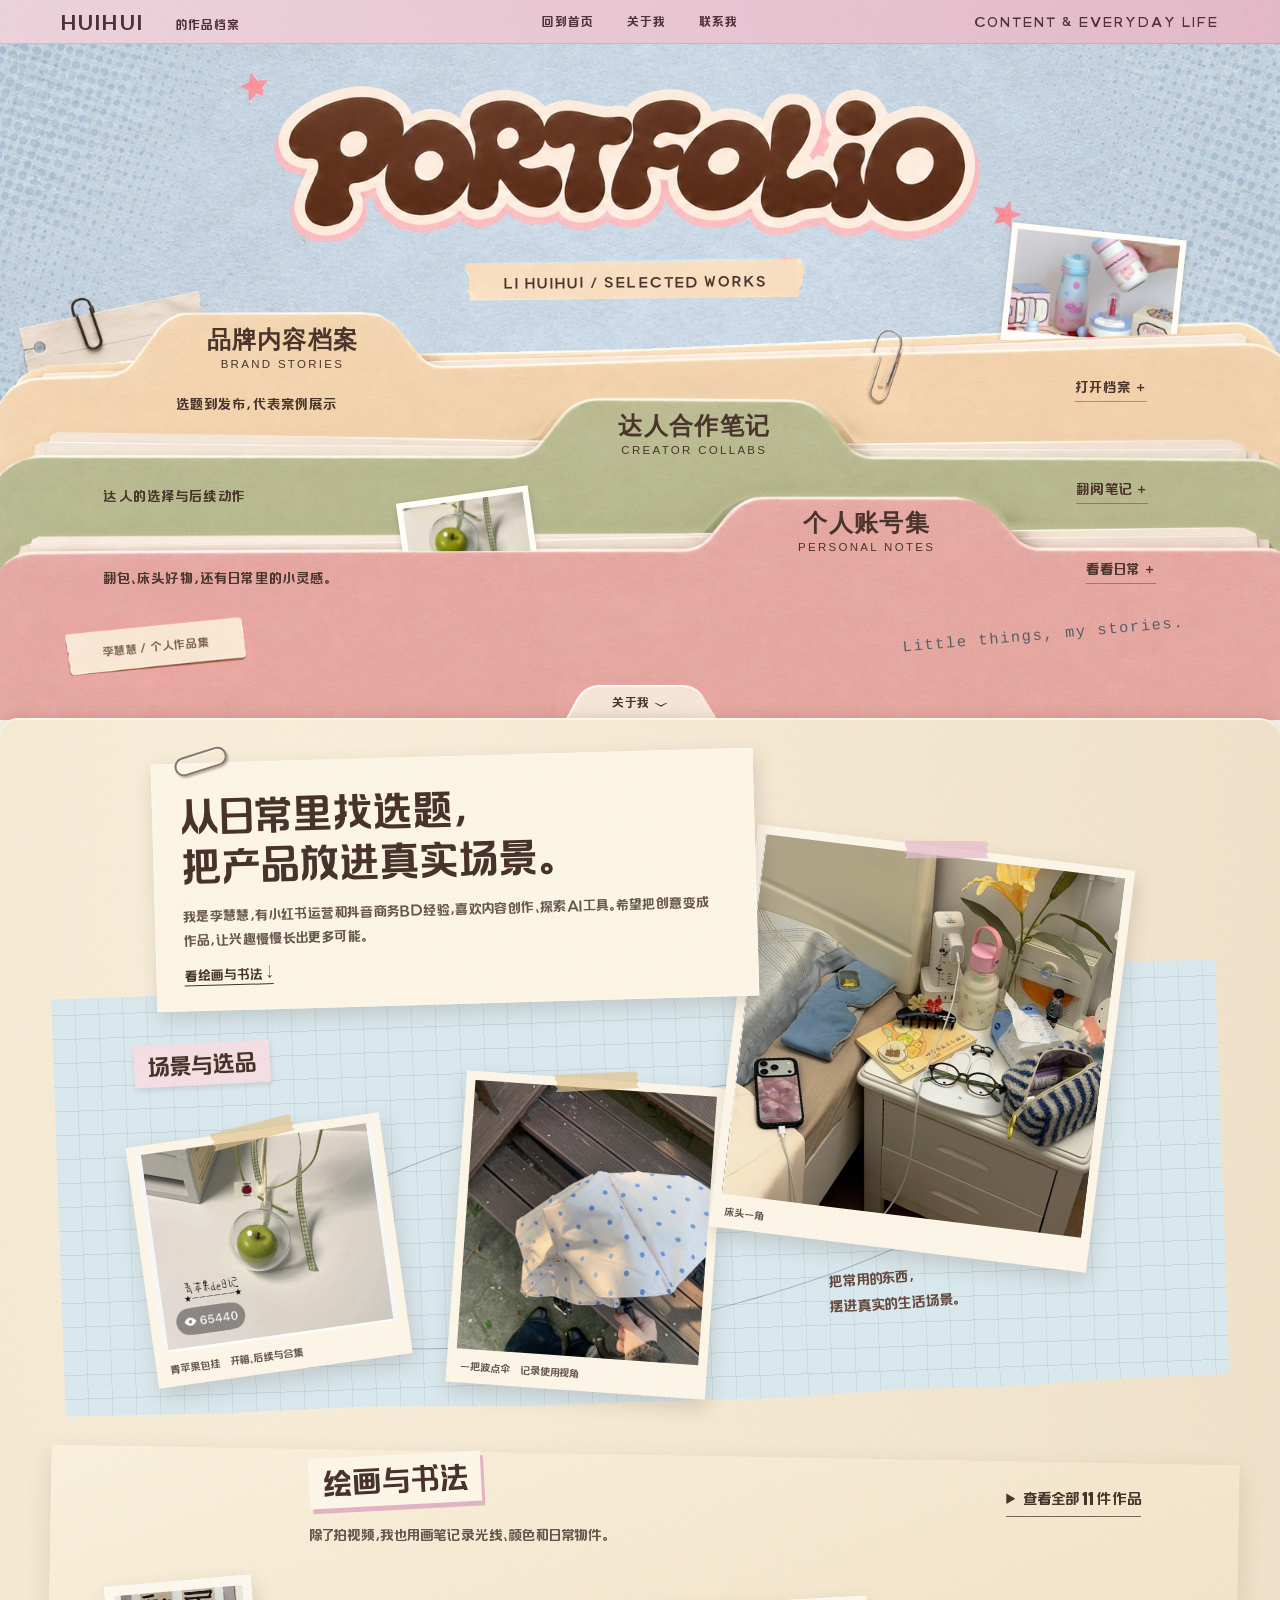
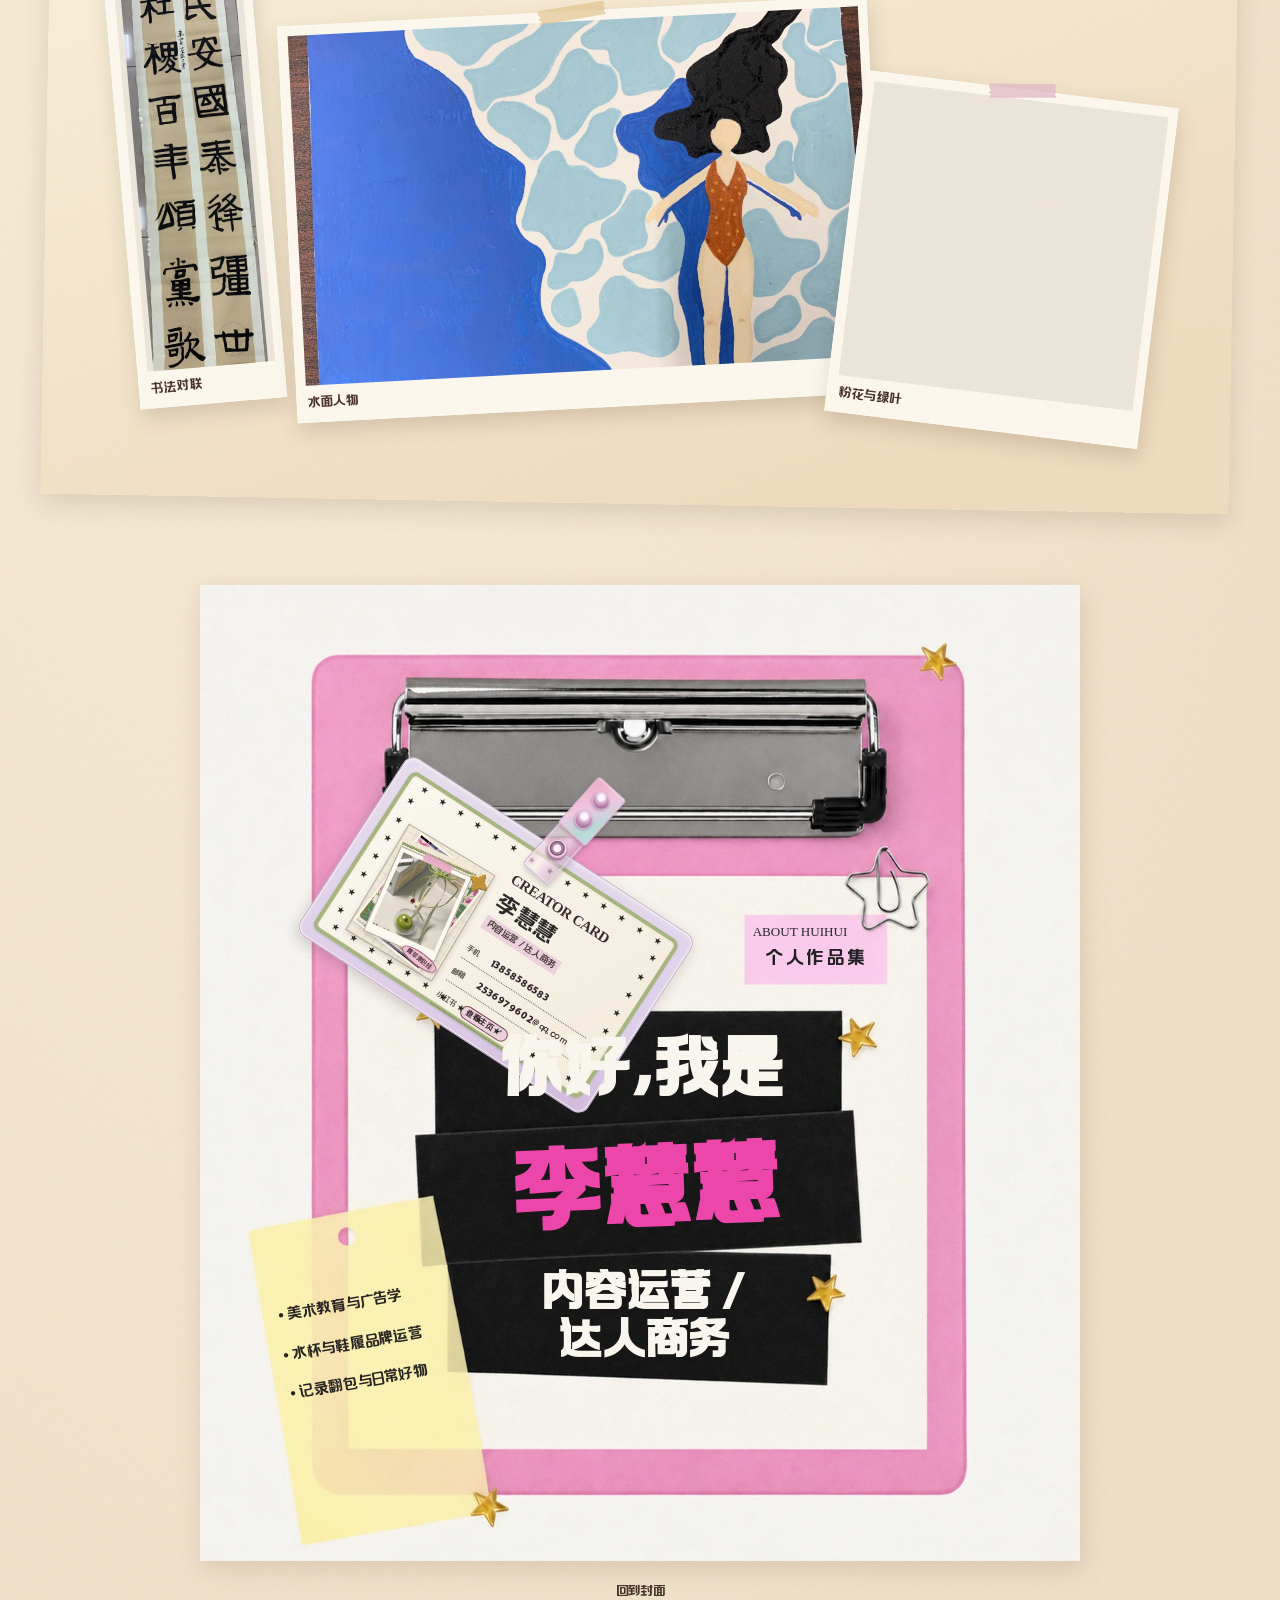
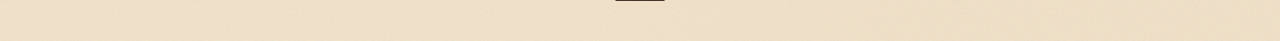
<file: index.html>
<!doctype html>
<html lang="zh-CN"><head>
  <meta charset="utf-8">
  <meta name="viewport" content="width=device-width,initial-scale=1">
  <title>李慧慧 · 作品档案</title>
  <link rel="stylesheet" href="home-scroll.css">
  <link rel="stylesheet" href="home-art.css?v=public2">
  <link rel="stylesheet" href="home-cover.css">
  <link rel="stylesheet" href="home-desk.css?v=folder-pull1">
  <link rel="stylesheet" href="home-badge.css">
  <script src="home-scroll.js" defer=""></script>
  <script src="home-art.js" defer=""></script>
  <script src="home-folders.js?v=folder-pull1" defer></script>
<link rel="stylesheet" href="web-editor/assets/overlays.css"><style>@font-face{font-family:MaiCai;src:url("TaoBaoMaiCaiTi-Regular.woff2") format("woff2");font-display:swap}</style></head>
<body class="portfolio-home" data-we-key="m0">
  <header class="cover-nav" data-we-key="m1">
    <a class="cover-home" href="#home" data-we-key="m2"><strong><span data-editor-text="" data-we-key="t0">HUIHUI</span></strong> <span><span data-editor-text="" data-we-key="t1">的作品档案</span></span></a>
    <nav aria-label="首页导航">
      <a href="#home" data-we-key="m3"><span data-editor-text="" data-we-key="t2">回到首页</span></a>
      <a href="#about" data-we-key="m4"><span data-editor-text="" data-we-key="t3">关于我</span></a>
      <button type="button" data-contact="" aria-haspopup="dialog"><span data-editor-text="" data-we-key="t4">联系我</span></button>
    </nav>
    <span class="cover-edition"><span data-editor-text="" data-we-key="t5">CONTENT &amp; EVERYDAY LIFE</span></span>
  </header>
  <main id="home">
    <section class="cover cover-fullbleed desk-cover" aria-label="PORTFOLIO · 李慧慧作品集" data-we-key="m5">
      <img class="desk-piece desk-backdrop" src="cover-desk/backdrop.jpg" alt="" style="--left:0.00000%;--top:0.00000%;--width:100.00000%;--height:100.00000%;--angle:0deg" data-we-key="m6">
      <img class="desk-piece desk-note" src="cover-desk/note.png" alt="" style="--left:1.13852%;--top:39.68189%;--width:16.14833%;--height:18.59724%;--angle:0deg" data-we-key="m7"><img class="desk-piece desk-stars" src="cover-desk/stars.png" alt="" style="--left:18.49890%;--top:9.49512%;--width:61.57588%;--height:22.84869%;--angle:0deg" data-we-key="m8">
      <h1 class="cover-wordmark desk-piece" style="--left:21.35862%;--top:11.55176%;--width:55.26316%;--height:21.99787%;--angle:0deg;--mark: url('cover-desk/title.png')">
        <img src="cover-desk/title.png" alt="PORTFOLIO" class="desk-wordmark-image" data-we-key="m9" data-we-graphic="">
        <span class="wordmark-colors" aria-hidden="true"><span></span><span></span><span></span><span></span><span></span><span></span><span></span><span></span><span></span></span>
      </h1>
      <img class="desk-piece desk-tape" src="cover-desk/tape.png" alt="" style="--left:35.68563%;--top:35.31672%;--width:27.75120%;--height:7.22635%;--angle:0deg" data-we-key="m10"><span class="desk-piece desk-label desk-center desk-credit" style="--left:35.62582%;--top:37.01704%;--width:28.11005%;--height:4.35707%;--angle:-0.5deg;--size:18;--tracking:2.7"><span><span data-editor-text="" data-we-key="t6">LI HUIHUI / SELECTED WORKS</span></span></span><span class="desk-piece desk-label desk-center desk-intro" style="--left:34.72870%;--top:42.01173%;--width:29.90431%;--height:4.67588%;--angle:0deg;--size:20;--tracking:1.6"><span><span data-editor-text="" data-we-key="t7"></span></span></span>
      <div class="cover-files desk-files" aria-label="作品档案">
        <a class="cover-file file-brand desk-file" href="brand.html" aria-label="品牌内容档案" style="--click-shape:polygon(0.00000% 55.36663%, 1.73445% 51.96599%, 9.86842% 50.15940%, 12.38038% 44.31456%, 14.17464% 43.35813%, 28.58852% 43.35813%, 30.44258% 44.84591%, 32.89474% 49.30925%, 95.81340% 44.73964%, 98.26555% 45.05845%, 100.00000% 47.92774%, 100.00000% 64.61211%, 98.92344% 63.44315%, 96.29187% 60.99894%, 66.86603% 61.53029%, 65.07177% 57.59830%, 62.38038% 55.68544%, 45.87321% 55.36663%, 43.89952% 56.96068%, 41.56699% 61.10521%, 4.30622% 60.14878%, 2.63158% 62.69926%, 0.00000% 65.78108%)" data-we-key="m11">
      <span class="file-sheet desk-sheet"><img class="desk-piece desk-folder" src="cover-desk/folder-brand.webp" alt="" style="--left:0.00000%;--top:42.40170%;--width:100.00000%;--height:43.88948%;--angle:0deg" data-we-key="m12"><span class="desk-pocket" style="--pocket:polygon(0.00000% 0.00000%, 100.00000% 0.00000%, 100.00000% 45.80234%, 33.19378% 50.37194%, 29.18660% 43.46440%, 13.15789% 43.46440%, 10.76555% 49.41552%, 8.97129% 51.64718%, 2.69139% 51.96599%, 0.00000% 55.26036%)" data-we-key="m13"><img class="desk-piece desk-photo" src="cover-desk/cups.png" alt="" style="--left:78.58379%;--top:32.03683%;--width:13.63636%;--height:16.36557%;--angle:6deg" data-we-key="m14"></span>
        <img class="desk-piece desk-clip" src="cover-desk/paperclip.png" alt="" style="--left:67.64354%;--top:45.58980%;--width:3.22967%;--height:11.37088%;--angle:0deg" data-we-key="m15"><span class="desk-piece desk-tab" style="--left:14.59330%;--top:45.05845%;--width:14.95215%;--height:6.90755%;--angle:0deg"><span><span data-editor-text="" data-we-key="t8">品牌内容档案</span></span><small><span data-editor-text="" data-we-key="t9">BRAND STORIES</span></small></span>
        <span class="desk-piece desk-label desk-left desk-description" style="--left:8.97129%;--top:53.45377%;--width:22.72727%;--height:3.82572%;--angle:0deg;--size:19;--tracking:1.52"><span><span data-editor-text="" data-we-key="t10" style="translate: calc(4.75vw) calc(0.5vw); display: inline-block;">选题到发布，代表案例展示</span></span></span><span class="desk-piece desk-label desk-right desk-action" style="--left:82.95455%;--top:51.96599%;--width:6.63876%;--height:4.46334%;--angle:0deg;--size:19;--tracking:1.52"><span><span data-editor-text="" data-we-key="t11">打开档案 ＋</span></span></span>

      </span></a>
    <a class="cover-file file-creator desk-file" href="creator.html" aria-label="达人合作笔记" style="--click-shape:polygon(0.00000% 65.78108%, 2.63158% 62.69926%, 4.30622% 60.14878%, 41.56699% 61.10521%, 43.89952% 56.96068%, 45.87321% 55.36663%, 62.38038% 55.68544%, 65.07177% 57.59830%, 66.86603% 61.53029%, 96.29187% 60.99894%, 98.92344% 63.44315%, 100.00000% 64.61211%, 100.00000% 76.40808%, 98.98325% 74.49522%, 95.81340% 73.11371%, 78.82775% 73.53879%, 76.79426% 70.45696%, 74.70096% 68.96918%, 58.25359% 69.18172%, 56.39952% 71.30712%, 53.94737% 73.96387%, 2.57177% 74.81403%, 0.00000% 78.95855%)" data-we-key="m16">
      <span class="file-sheet desk-sheet"><img class="desk-piece desk-folder" src="cover-desk/folder-creator.webp" alt="" style="--left:0.00000%;--top:54.62274%;--width:100.00000%;--height:39.63868%;--angle:0deg" data-we-key="m17">
        <span class="desk-piece desk-tab" style="--left:46.53110%;--top:56.96068%;--width:15.43062%;--height:7.01382%;--angle:0deg"><span><span data-editor-text="" data-we-key="t12">达人合作笔记</span></span><small><span data-editor-text="" data-we-key="t13">CREATOR COLLABS</span></small></span>
        <span class="desk-piece desk-label desk-left desk-description" style="--left:8.07416%;--top:67.05632%;--width:25.11962%;--height:3.82572%;--angle:0deg;--size:19;--tracking:1.52"><span><span data-editor-text="" data-we-key="t14">达人的选择与后续动作</span></span></span><span class="desk-piece desk-label desk-right desk-action" style="--left:83.07416%;--top:66.09989%;--width:6.63876%;--height:4.46334%;--angle:0deg;--size:19;--tracking:1.52"><span><span data-editor-text="" data-we-key="t15">翻阅笔记 ＋</span></span></span>

      </span></a>
    <a class="cover-file file-personal desk-file" href="personal.html" aria-label="个人账号集" style="--click-shape:polygon(0.00000% 78.95855%, 2.57177% 74.81403%, 53.94737% 73.96387%, 56.39952% 71.30712%, 58.25359% 69.18172%, 74.70096% 68.96918%, 76.79426% 70.45696%, 78.82775% 73.53879%, 95.81340% 73.11371%, 98.98325% 74.49522%, 100.00000% 76.40808%, 100.00000% 100.00000%, 0.00000% 100.00000%)" data-we-key="m18">
      <span class="file-sheet desk-sheet"><img class="desk-piece desk-folder" src="cover-desk/folder-personal.webp" alt="" style="--left:0.00000%;--top:68.33156%;--width:100.00000%;--height:31.66844%;--angle:0deg" data-we-key="m19"><span class="desk-pocket" style="--pocket:polygon(0.00000% 0.00000%, 100.00000% 0.00000%, 100.00000% 76.30181%, 80.14354% 76.51435%, 74.46172% 69.07545%, 58.07416% 69.39426%, 55.26316% 75.13284%, 53.52871% 76.40808%, 2.69139% 76.72689%, 0.00000% 78.63974%)" data-we-key="m20"><img class="desk-piece desk-photo" src="cover-desk/apple.png" alt="" style="--left:31.39952%;--top:68.54410%;--width:10.40670%;--height:13.60255%;--angle:-8deg" data-we-key="m21"></span>
        <span class="desk-piece desk-tab" style="--left:59.50957%;--top:70.45696%;--width:16.38756%;--height:6.90755%;--angle:0deg"><span><span data-editor-text="" data-we-key="t16">个人账号集</span></span><small><span data-editor-text="" data-we-key="t17">PERSONAL NOTES</span></small></span>
        <span class="desk-piece desk-label desk-left desk-description" style="--left:8.01435%;--top:78.32094%;--width:25.71770%;--height:3.82572%;--angle:0deg;--size:19;--tracking:1.52"><span><span data-editor-text="" data-we-key="t18">翻包、床头好物，还有日常里的小灵感。</span></span></span><span class="desk-piece desk-label desk-right desk-action" style="--left:83.67225%;--top:77.25824%;--width:6.63876%;--height:4.46334%;--angle:0deg;--size:19;--tracking:1.52"><span><span data-editor-text="" data-we-key="t19">看看日常 ＋</span></span></span>
        <img class="desk-piece desk-sticker" src="web-editor/assets/sticker.png" alt="" style="--left:4.72488%;--top:85.01594%;--width:14.95215%;--height:9.88310%;--angle:0deg" data-we-key="m22"><span class="desk-piece desk-label desk-right desk-signature" style="--left:74.28230%;--top:85.12221%;--width:20.15550%;--height:5.10096%;--angle:-5deg;--size:20;--tracking:2.2;--color:#546067"><span><span data-editor-text="" data-we-key="t20" style="font-family: Courier New, monospace; translate: calc(-1.91667vw) calc(0vw); display: inline-block;">Little things, my stories.</span></span></span>
      <span class="desk-piece we-sticker-copy"><span data-editor-text="" data-we-key="t21">李慧慧 / 个人作品集</span></span></span></a>
      </div>
      <a class="desk-piece desk-about" href="#about" aria-label="关于我 ﹀" style="--left:43.83971%;--top:94.15515%;--width:12.38038%;--height:5.84485%;--angle:0deg" data-we-key="m23"><img src="web-editor/assets/about-label.png" alt="" data-we-key="m24"><span class="we-about-copy"><span data-editor-text="" data-we-key="t22">关于我 ﹀</span></span></a>
    </section>
    <section id="about" class="about" aria-labelledby="about-heading" data-we-key="m25">
      <h2 class="about-tab" id="about-heading"><span data-editor-text="" data-we-key="t23">关于慧慧</span></h2>
      <div class="about-story">
        <header class="about-header" data-we-key="m26">
          <h2><span data-editor-text="" data-we-key="t24">从日常里找选题，</span><br><span data-editor-text="" data-we-key="t25">把产品放进真实场景。</span></h2>
          <p><span data-editor-text="" data-we-key="t26">我是李慧慧，有小红书运营和抖音商务BD经验，喜欢内容创作、探索AI工具。希望把创意变成作品，让兴趣慢慢长出更多可能。</span></p>
          <a href="#artwork" class="art-jump" data-we-key="m27"><span data-editor-text="" data-we-key="t27">看绘画与书法 ↓</span></a>
        </header>
        <section class="everyday" aria-labelledby="everyday-heading" data-we-key="m28">
          <h2 id="everyday-heading"><span data-editor-text="" data-we-key="t28">场景与选品</span></h2>
          <figure class="everyday-apple" data-we-key="m29">
            <div class="object object-apple" role="img" aria-label="一只青苹果包挂" data-we-key="m30"></div>
            <figcaption><span data-editor-text="" data-we-key="t29">青苹果包挂 </span><span><span data-editor-text="" data-we-key="t30">开箱、后续与合集</span></span></figcaption>
          </figure>
          <figure class="everyday-umbrella" data-we-key="m31">
            <div class="object object-umbrella" role="img" aria-label="晴雨伞笔记里的波点伞" data-we-key="m32"></div>
            <figcaption><span data-editor-text="" data-we-key="t31">一把波点伞 </span><span><span data-editor-text="" data-we-key="t32">记录使用视角</span></span></figcaption>
          </figure>
          <figure class="everyday-bedside" data-we-key="m33">
            <div class="object object-bedside" role="img" aria-label="我的床头一角" data-we-key="m34"></div>
            <figcaption><span data-editor-text="" data-we-key="t33">床头一角</span></figcaption>
          </figure>
          <p class="everyday-note" data-we-key="m35"><span data-editor-text="" data-we-key="t34">把常用的东西，</span><br><span data-editor-text="" data-we-key="t35">摆进真实的生活场景。</span></p>
        </section>
      </div>
      <section class="sketchbook" id="artwork" aria-labelledby="sketchbook-title" data-we-key="m36">
        <div class="sketchbook-heading">
          <h2 id="sketchbook-title"><span data-editor-text="" data-we-key="t36">绘画与书法</span></h2>
          <p><span data-editor-text="" data-we-key="t37">除了拍视频，我也用画笔记录光线、颜色和日常物件。</span></p>
        </div>
        <div class="art-featured">
          <button class="art-card" type="button" data-art="calligraphy" aria-haspopup="dialog" data-we-key="m37">
            <span class="art-mat" data-we-key="m38"><img src="art/calligraphy.jpg" alt="米色长纸上的两列墨字" loading="lazy" decoding="async" data-we-key="m39"></span>
            <span class="art-caption"><span data-editor-text="" data-we-key="t38">书法对联</span></span>
          </button>
          <button class="art-card" type="button" data-art="water" aria-haspopup="dialog" data-we-key="m40">
            <span class="art-mat" data-we-key="m41"><img src="art/water.jpg" alt="蓝色水纹与橙色泳衣的横幅绘画" loading="lazy" decoding="async" data-we-key="m42"></span>
            <span class="art-caption"><span data-editor-text="" data-we-key="t39">水面人物</span></span>
          </button>
          <button class="art-card" type="button" data-art="flowers" aria-haspopup="dialog" data-we-key="m43">
            <span class="art-mat" data-we-key="m44"><img src="art/flowers.jpg" alt="米色底上的鲜粉色花卉与绿色叶片" loading="lazy" decoding="async" data-we-key="m45"></span>
            <span class="art-caption"><span data-editor-text="" data-we-key="t40">粉花与绿叶</span></span>
          </button>
        </div>
        <details class="art-index">
          <summary data-we-key="m46"><span class="art-open-label"><span data-editor-text="" data-we-key="t41">查看全部 11 件作品</span></span><span class="art-close-label"><span data-editor-text="" data-we-key="t42">收起作品列表</span></span></summary>
          <div class="art-grid">
          <button class="art-card" type="button" data-art="calligraphy" aria-haspopup="dialog" data-we-key="m47">
            <span class="art-mat" data-we-key="m48"><img data-src="art/calligraphy.jpg" alt="米色长纸上的两列墨字" loading="lazy" decoding="async" data-we-key="m49"></span>
            <span class="art-caption"><span data-editor-text="" data-we-key="t43">书法对联</span></span>
          </button>
          <button class="art-card" type="button" data-art="dragon" aria-haspopup="dialog" data-we-key="m50">
            <span class="art-mat" data-we-key="m51"><img data-src="art/dragon.jpg" alt="橙色的龙与山谷中的两个小角色" loading="lazy" decoding="async" data-we-key="m52"></span>
            <span class="art-caption"><span data-editor-text="" data-we-key="t44">山谷里的龙</span></span>
          </button>
          <button class="art-card" type="button" data-art="bridge" aria-haspopup="dialog" data-we-key="m53">
            <span class="art-mat" data-we-key="m54"><img data-src="art/bridge.jpg" alt="石桥、树和水岸的屋舍" loading="lazy" decoding="async" data-we-key="m55"></span>
            <span class="art-caption"><span data-editor-text="" data-we-key="t45">石桥与水岸</span></span>
          </button>
          <button class="art-card" type="button" data-art="still-life" aria-haspopup="dialog" data-we-key="m56">
            <span class="art-mat" data-we-key="m57"><img data-src="art/still-life.jpg" alt="白色杯子和橙红色水果的静物画" loading="lazy" decoding="async" data-we-key="m58"></span>
            <span class="art-caption"><span data-editor-text="" data-we-key="t46">杯子与水果</span></span>
          </button>
          <button class="art-card" type="button" data-art="cones" aria-haspopup="dialog" data-we-key="m59">
            <span class="art-mat" data-we-key="m60"><img data-src="art/cones.jpg" alt="浅蓝背景下的两个戴尖帽的笑脸" loading="lazy" decoding="async" data-we-key="m61"></span>
            <span class="art-caption"><span data-editor-text="" data-we-key="t47">两只尖帽</span></span>
          </button>
          <button class="art-card" type="button" data-art="vase" aria-haspopup="dialog" data-we-key="m62">
            <span class="art-mat" data-we-key="m63"><img data-src="art/vase.jpg" alt="灰色背景前，绿瓶中插着一朵暖色花" loading="lazy" decoding="async" data-we-key="m64"></span>
            <span class="art-caption"><span data-editor-text="" data-we-key="t48">绿瓶里的花</span></span>
          </button>
          <button class="art-card" type="button" data-art="water" aria-haspopup="dialog" data-we-key="m65">
            <span class="art-mat" data-we-key="m66"><img data-src="art/water.jpg" alt="蓝色水纹与橙色泳衣的横幅绘画" loading="lazy" decoding="async" data-we-key="m67"></span>
            <span class="art-caption"><span data-editor-text="" data-we-key="t49">水面人物</span></span>
          </button>
          <button class="art-card" type="button" data-art="flowers" aria-haspopup="dialog" data-we-key="m68">
            <span class="art-mat" data-we-key="m69"><img data-src="art/flowers.jpg" alt="米色底上的鲜粉色花卉与绿色叶片" loading="lazy" decoding="async" data-we-key="m70"></span>
            <span class="art-caption"><span data-editor-text="" data-we-key="t50">粉花与绿叶</span></span>
          </button>
          <button class="art-card" type="button" data-art="flower-pattern" aria-haspopup="dialog" data-we-key="m71">
            <span class="art-mat" data-we-key="m72"><img data-src="art/flower-pattern.jpg" alt="粉紫色的层叠花瓣与绿色叶片" loading="lazy" decoding="async" data-we-key="m73"></span>
            <span class="art-caption"><span data-editor-text="" data-we-key="t51">花瓣与色块</span></span>
          </button>
          <button class="art-card" type="button" data-art="sketch" aria-haspopup="dialog" data-we-key="m74">
            <span class="art-mat" data-we-key="m75"><img data-src="art/sketch.jpg" alt="布褶、深色罐子、托盘和水果的素描" loading="lazy" decoding="async" data-we-key="m76"></span>
            <span class="art-caption"><span data-editor-text="" data-we-key="t52">静物素描</span></span>
          </button>
          <button class="art-card" type="button" data-art="botanical" aria-haspopup="dialog" data-we-key="m77">
            <span class="art-mat" data-we-key="m78"><img data-src="art/botanical.jpg" alt="粉色碎花与斑纹绿叶" loading="lazy" decoding="async" data-we-key="m79"></span>
            <span class="art-caption"><span data-editor-text="" data-we-key="t53">花叶图案</span></span>
          </button>
          </div>
        </details>
      </section>
      <figure class="bio-board" id="contact-card" data-we-key="m80">
        <img src="web-editor/assets/clipboard.webp" width="1191" height="1321" alt="粉色夹板个人介绍。你好，我是李慧慧。我的学习背景是美术教育与广告学，做过水杯与鞋履品牌运营，平时记录翻包和日常好物。" data-we-key="m81">
        <button class="target target-badge" type="button" title="抽出工牌" data-contact="" aria-haspopup="dialog"><span data-editor-text="" data-we-key="t54">抽出工牌，查看联系方式</span></button>
        <div class="badge-pocket-window" aria-hidden="true" inert=""></div>
      <span class="we-board-copy we-board-label-en"><span data-editor-text="" data-we-key="t55">ABOUT HUIHUI</span></span><span class="we-board-copy we-board-label-zh"><span data-editor-text="" data-we-key="t56">个人作品集</span></span><span class="we-board-copy we-board-hello"><span data-editor-text="" data-we-key="t57">你好，我是</span></span><span class="we-board-copy we-board-name"><span data-editor-text="" data-we-key="t58">李慧慧</span></span><span class="we-board-copy we-board-role"><span data-editor-text="" data-we-key="t59">内容运营 /
达人商务</span></span><span class="we-board-copy we-board-note we-board-note-a"><span data-editor-text="" data-we-key="t60">• 美术教育与广告学</span></span><span class="we-board-copy we-board-note we-board-note-b"><span data-editor-text="" data-we-key="t61">• 水杯与鞋履品牌运营</span></span><span class="we-board-copy we-board-note we-board-note-c"><span data-editor-text="" data-we-key="t62">• 记录翻包与日常好物</span></span></figure>
      <a class="return" href="#home" data-we-key="m82"><span data-editor-text="" data-we-key="t63">回到封面</span></a>
    </section>
  </main>
  <dialog aria-label="李慧慧的联系方式" class="badge-dialog">
    <button class="close" type="button" aria-label="收起工牌" autofocus="" data-we-key="m83"><span data-editor-text="" data-we-key="t64">×</span></button>
    <div class="creator-id">
      <span class="id-strap" aria-hidden="true" data-we-key="m84"><span class="id-strap-tip" data-we-key="m85"></span></span>
      <div class="id-shell" data-we-key="m86">
        <div class="id-paper" data-we-key="m87">
        <span class="id-stars id-stars-top" aria-hidden="true"><span><span data-editor-text="" data-we-key="t65">★</span></span><span><span data-editor-text="" data-we-key="t66">★</span></span><span><span data-editor-text="" data-we-key="t67">★</span></span><span><span data-editor-text="" data-we-key="t68">★</span></span><span><span data-editor-text="" data-we-key="t69">★</span></span><span><span data-editor-text="" data-we-key="t70">★</span></span><span><span data-editor-text="" data-we-key="t71">★</span></span><span><span data-editor-text="" data-we-key="t72">★</span></span><span><span data-editor-text="" data-we-key="t73">★</span></span><span><span data-editor-text="" data-we-key="t74">★</span></span><span><span data-editor-text="" data-we-key="t75">★</span></span><span><span data-editor-text="" data-we-key="t76">★</span></span><span><span data-editor-text="" data-we-key="t77">★</span></span><span><span data-editor-text="" data-we-key="t78">★</span></span></span>
        <span class="id-stars id-stars-bottom" aria-hidden="true"><span><span data-editor-text="" data-we-key="t79">★</span></span><span><span data-editor-text="" data-we-key="t80">★</span></span><span><span data-editor-text="" data-we-key="t81">★</span></span><span><span data-editor-text="" data-we-key="t82">★</span></span><span><span data-editor-text="" data-we-key="t83">★</span></span><span><span data-editor-text="" data-we-key="t84">★</span></span><span><span data-editor-text="" data-we-key="t85">★</span></span><span><span data-editor-text="" data-we-key="t86">★</span></span><span><span data-editor-text="" data-we-key="t87">★</span></span><span><span data-editor-text="" data-we-key="t88">★</span></span><span><span data-editor-text="" data-we-key="t89">★</span></span><span><span data-editor-text="" data-we-key="t90">★</span></span><span><span data-editor-text="" data-we-key="t91">★</span></span><span><span data-editor-text="" data-we-key="t92">★</span></span></span>
        <span class="id-stars id-stars-left" aria-hidden="true"><span><span data-editor-text="" data-we-key="t93">★</span></span><span><span data-editor-text="" data-we-key="t94">★</span></span><span><span data-editor-text="" data-we-key="t95">★</span></span><span><span data-editor-text="" data-we-key="t96">★</span></span><span><span data-editor-text="" data-we-key="t97">★</span></span><span><span data-editor-text="" data-we-key="t98">★</span></span><span><span data-editor-text="" data-we-key="t99">★</span></span></span>
        <span class="id-stars id-stars-right" aria-hidden="true"><span><span data-editor-text="" data-we-key="t100">★</span></span><span><span data-editor-text="" data-we-key="t101">★</span></span><span><span data-editor-text="" data-we-key="t102">★</span></span><span><span data-editor-text="" data-we-key="t103">★</span></span><span><span data-editor-text="" data-we-key="t104">★</span></span><span><span data-editor-text="" data-we-key="t105">★</span></span><span><span data-editor-text="" data-we-key="t106">★</span></span></span>
          <figure class="id-collage" data-we-key="m88">
            <span class="id-collage-art" role="img" aria-label="李慧慧画的花叶图案" data-we-key="m89"></span>
            <span class="id-collage-paper" aria-hidden="true" data-we-key="m90"></span>
            <span class="id-photo" data-we-key="m91">
              <span class="id-photo-image" role="img" aria-label="李慧慧拍摄的青苹果包挂" data-we-key="m92"></span>
            </span>
            <span class="id-collage-star" aria-hidden="true"><span data-editor-text="" data-we-key="t107">✦</span></span>
            <figcaption><span data-editor-text="" data-we-key="t108">青苹果包挂</span></figcaption>
          </figure>
          <div class="id-info">
            <p class="id-kicker"><span data-editor-text="" data-we-key="t109">CREATOR CARD</span></p>
            <h2><span data-editor-text="" data-we-key="t110">李慧慧</span></h2>
            <p class="id-role"><span data-editor-text="" data-we-key="t111">内容运营 / 达人商务</span></p>
            <dl class="id-contacts">
              <div>
                <dt><span data-editor-text="" data-we-key="t112">手机</span></dt>
                <dd><a href="tel:13858586583" data-we-key="m93"><span data-editor-text="" data-we-key="t113">13858586583</span></a></dd>
              </div>
              <div class="id-email">
                <dt><span data-editor-text="" data-we-key="t114">邮箱</span></dt>
                <dd><a href="mailto:2536979602@qq.com" data-we-key="m94"><span data-editor-text="" data-we-key="t115">2536979602@qq.com</span></a></dd>
              </div>
              <div>
                <dt><span data-editor-text="" data-we-key="t116">小红书</span></dt>
                <dd><a class="id-profile" href="https://xhslink.cn/o/1ykGt3UdYQE" target="_blank" rel="noopener" aria-label="查看苹苹李呀的小红书主页" data-we-key="m95"><span data-editor-text="" data-we-key="t117">查看主页 ↗</span></a></dd>
              </div>
            </dl>
          </div>
        </div>
      </div>
    </div>
  </dialog>
  <dialog id="art-viewer" class="art-viewer" aria-labelledby="art-viewer-title">
    <button class="art-viewer-close" type="button" aria-label="关闭作品大图" autofocus="" data-we-key="m96"><span data-editor-text="" data-we-key="t118">×</span></button>
    <figure data-we-key="m97">
      <img id="art-viewer-image" alt="">
      <figcaption>
        <h2 id="art-viewer-title"></h2>
        <p class="art-viewer-position" aria-live="polite"></p>
      </figcaption>
    </figure>
    <div class="art-viewer-navigation">
      <button type="button" data-art-shift="-1"><span data-editor-text="" data-we-key="t119">上一件</span></button>
      <button type="button" data-art-shift="1"><span data-editor-text="" data-we-key="t120">下一件</span></button>
    </div>
  </dialog>


</body></html>
</file>
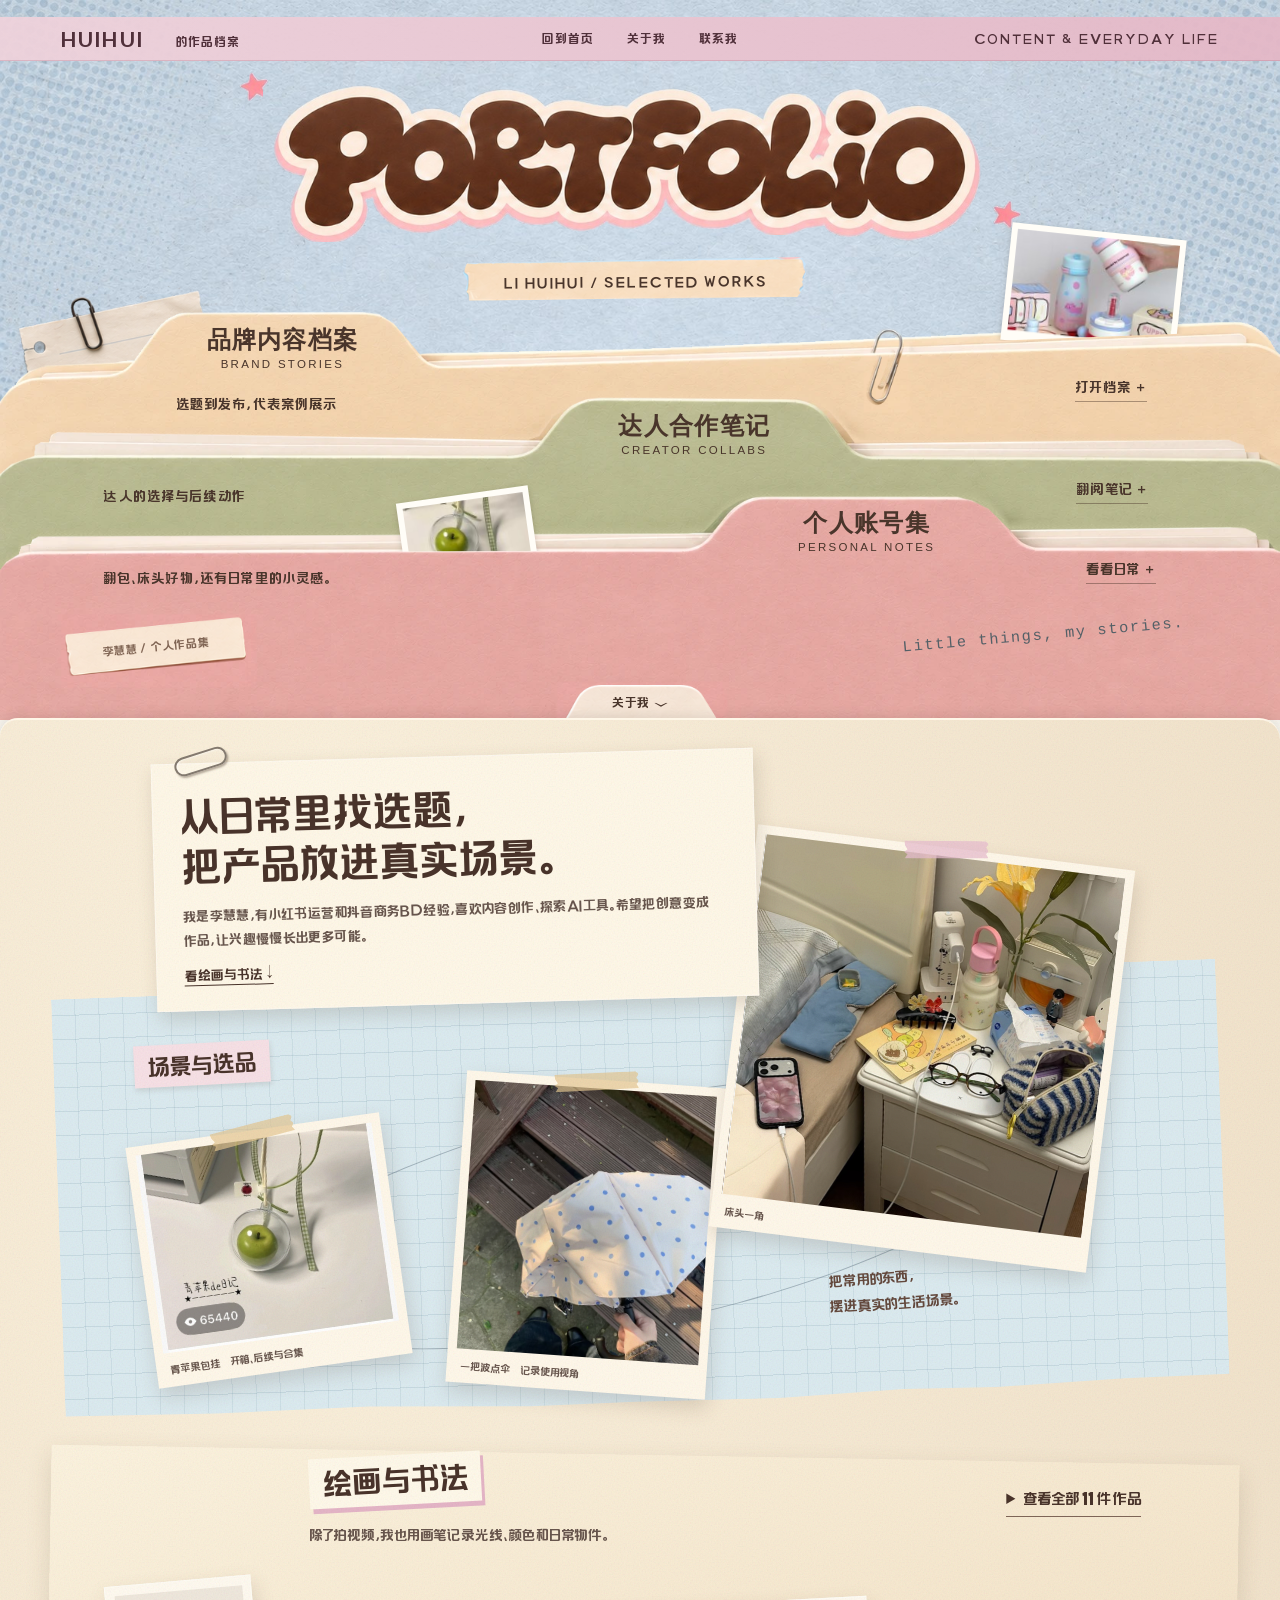
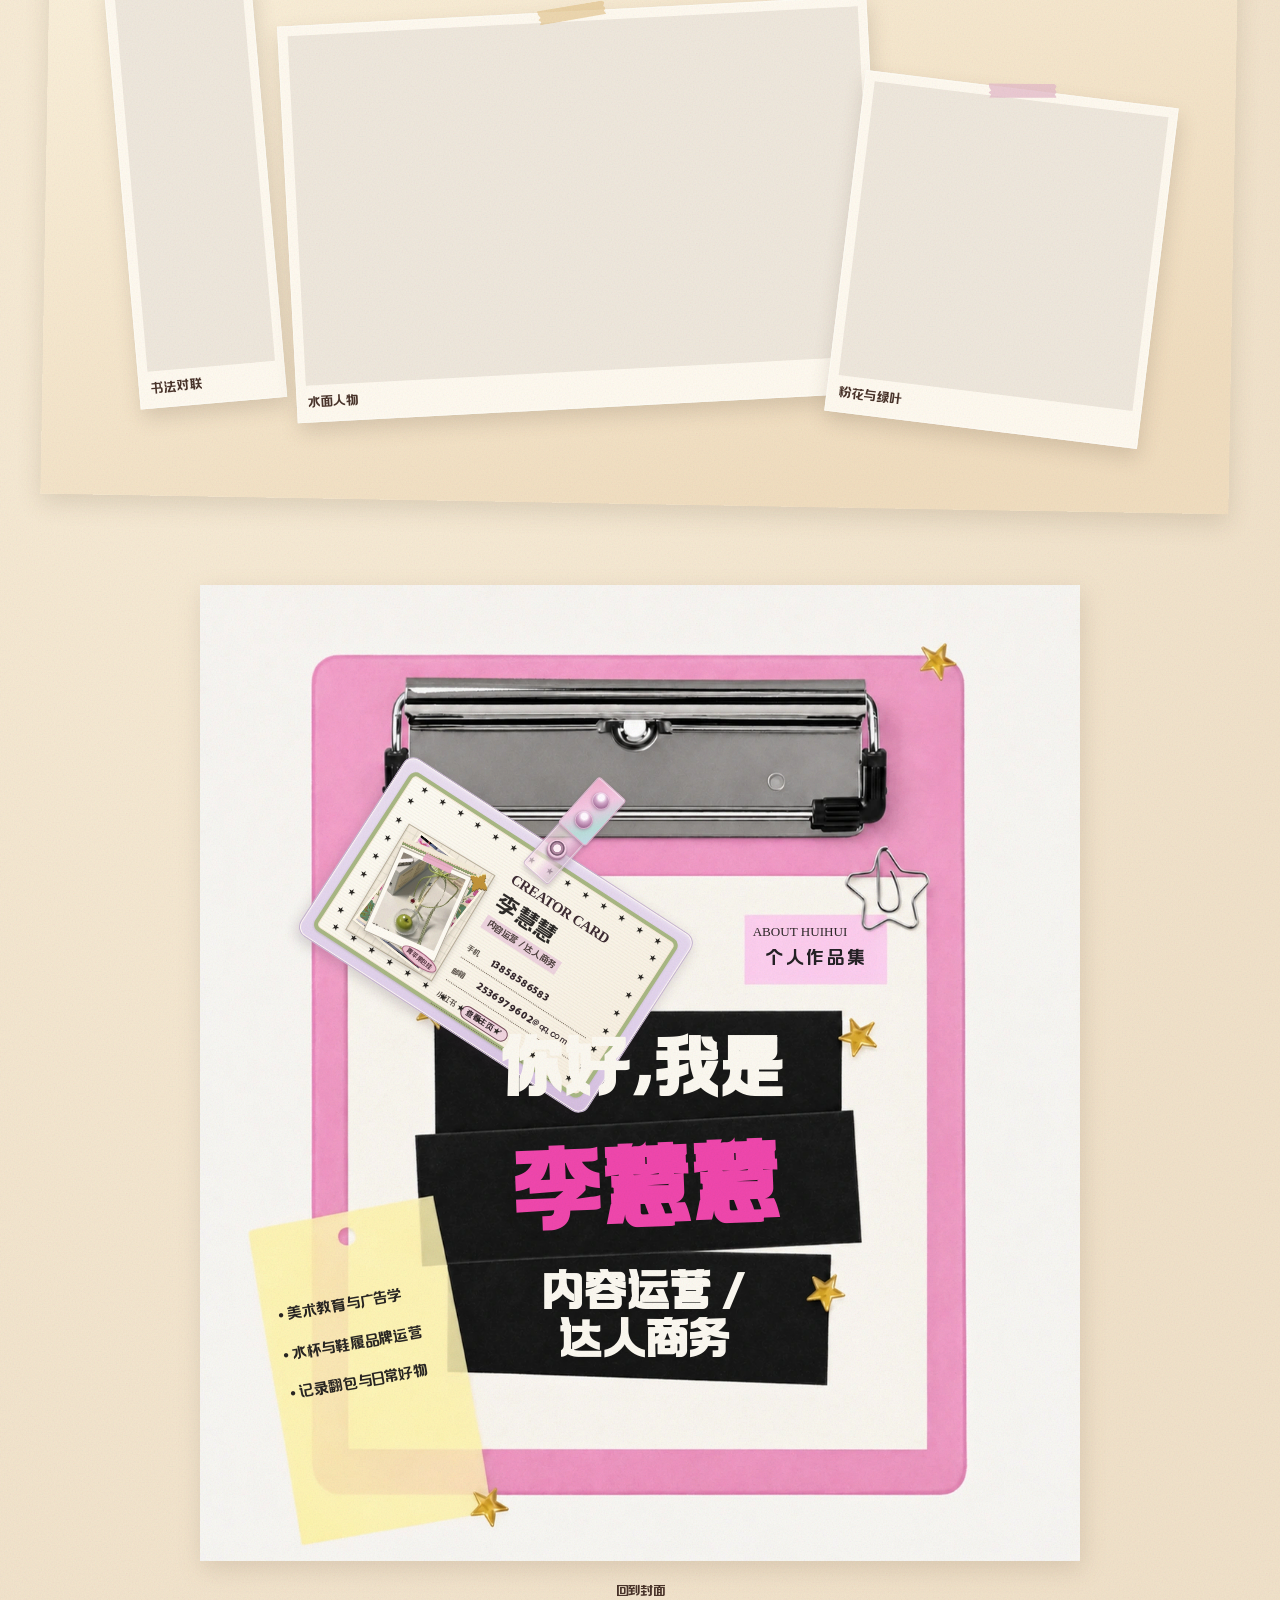
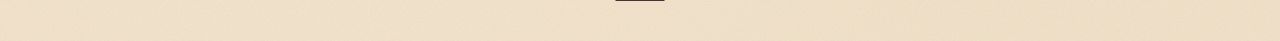
<file: about.html>
<!doctype html>
<html lang="zh-CN">
<head>
  <meta charset="utf-8">
  <meta name="viewport" content="width=device-width, initial-scale=1">
  <meta http-equiv="refresh" content="0; url=index.html#about">
  <title>关于慧慧</title>
</head>
<body><a href="index.html#about">关于慧慧</a></body>
</html>
</file>
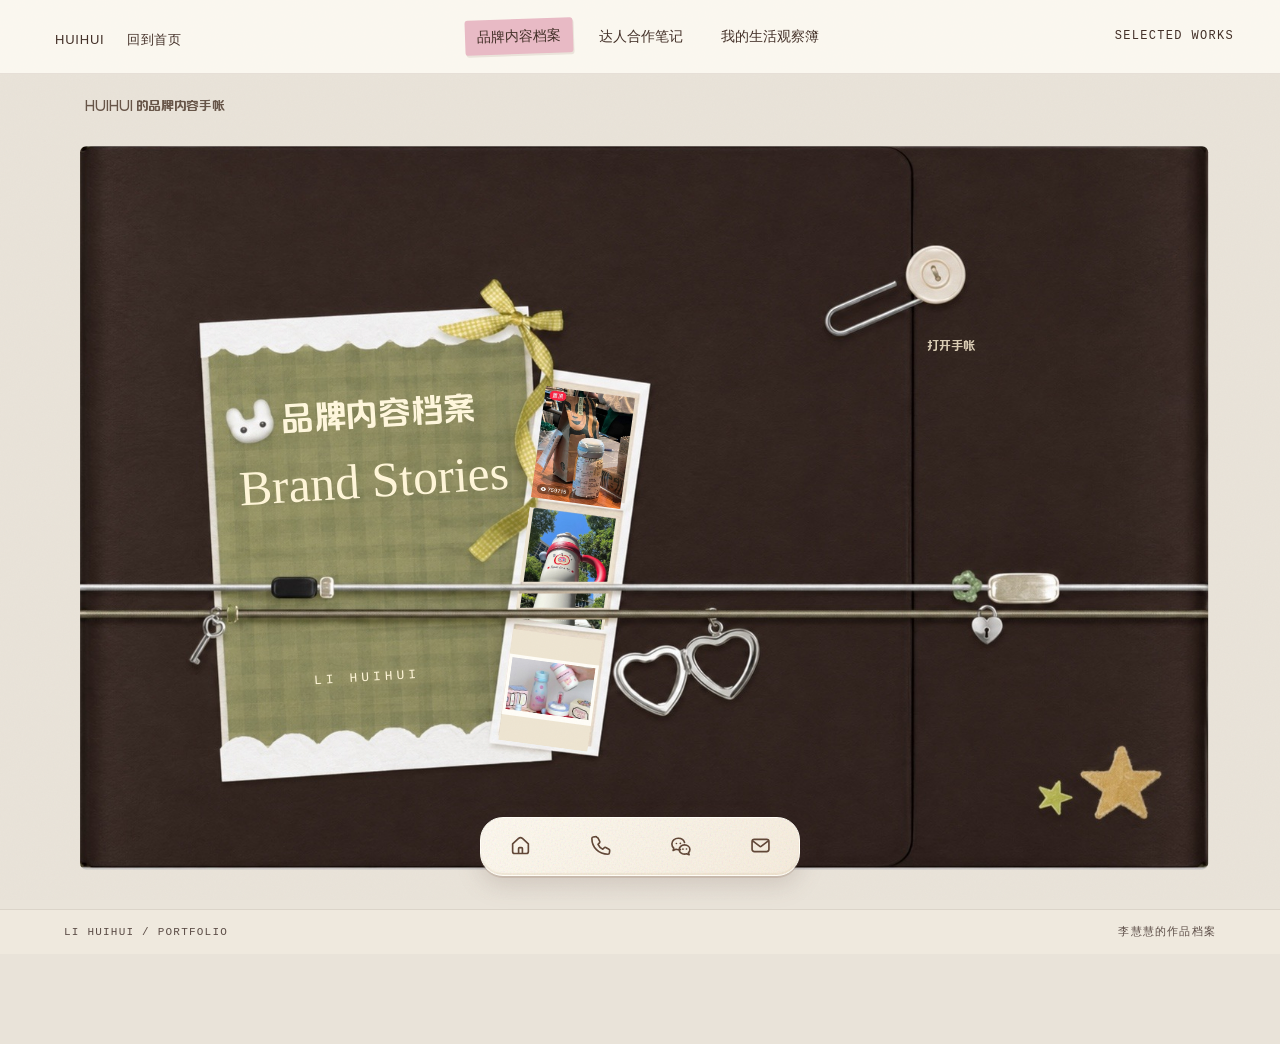
<file: brand.html>
<!doctype html>
<html lang="zh-CN"><head>
  <meta charset="utf-8">
  <meta name="viewport" content="width=device-width,initial-scale=1">
  <title>品牌内容手帐 · 李慧慧作品集</title>
  <link rel="stylesheet" href="paper.css">
  <link rel="stylesheet" href="brand-case-paper.css">
  <link rel="stylesheet" href="brand-process.css">
  <link rel="stylesheet" href="brand-planner/reference.css?v=1">
  <link rel="stylesheet" href="brand-planner/motion.css?v=1">
  <link rel="stylesheet" href="brand-planner/leaves.css?v=1">
  <link rel="preload" as="image" href="brand-planner/open-unclipped.jpg">
  <link rel="preload" as="image" href="brand-planner/cover-released.jpg">
  <script src="brand-planner/planner.js?v=1" defer></script>
<link rel="stylesheet" href="web-editor/assets/overlays.css"><style>@font-face{font-family:MaiCai;src:url("TaoBaoMaiCaiTi-Regular.woff2") format("woff2");font-display:swap}</style>
  <link rel="stylesheet" href="contact-pill.css?v=public2">
  <script src="contact-pill.js?v=public2" defer></script>
</head>
<body class="brand has-contact-pill" data-we-key="m0">
<header class="top" data-we-key="m1"><div class="top-inner">
  <a class="wordmark" href="index.html#home" data-we-key="m2"><span data-editor-text="" data-we-key="t0">HUIHUI </span><span><span data-editor-text="" data-we-key="t1">回到首页</span></span></a>
  <nav aria-label="作品集章节"><a href="brand.html" aria-current="page" data-we-key="m3"><span data-editor-text="" data-we-key="t2">品牌内容档案</span></a><a href="creator.html" data-we-key="m4"><span data-editor-text="" data-we-key="t3">达人合作笔记</span></a><a href="personal.html" data-we-key="m5"><span data-editor-text="" data-we-key="t4">我的生活观察簿</span></a></nav>
  <span class="volume"><span data-editor-text="" data-we-key="t5">SELECTED WORKS</span></span>
</div></header>
<main class="planner-main">
  <div class="planner-tools">
    <p>HUIHUI 的品牌内容手帐</p>
    <div>
      <select class="planner-picker" aria-label="跳到案例" hidden>
        <option value="" disabled>案例索引</option>
        <option value="0">咖啡店自带杯</option>
        <option value="1">苹果杯大厦</option>
        <option value="2">季度新品合集</option>
        <option value="3">毕业季抽奖</option>
        <option value="4">敲敲杯群内返场</option>
      </select>
      <button type="button" data-planner-view="closed" hidden>合上手帐</button>
      <button type="button" data-planner-view="flat" hidden>平铺</button>
      <button type="button" data-planner-view="open" hidden>回到手帐</button>
    </div>
  </div>

  <div class="planner-scene">
  <section class="planner-cover" aria-labelledby="planner-title">
    <div class="cover-hinge">
      <div class="cover-back-face" aria-hidden="true" inert>
        <div class="cover-lining"></div>
      </div>
      <div class="cover-front-face">
    <div class="cover-type">
      <h1 id="planner-title">品牌内容档案</h1>
      <p>Brand Stories</p>
      <span>LI HUIHUI</span>
    </div>
    <div class="cover-photos">
      <img src="works/image2.jpeg" alt="咖啡店里的双饮口杯">
      <img src="works/image8.jpeg" alt="仰拍的苹果杯">
      <img src="cover-desk/cups.png" alt="品牌新品杯款照片">
    </div>
    <span class="cover-bands" aria-hidden="true"></span>
      </div>
    </div>
    <div class="book-props" aria-hidden="true">
      <div class="loose-clip"><i class="wire"></i><i class="stud"></i></div>
      <div class="loose-upper"><i class="upper-cord"></i></div>
      <div class="loose-lower">
        <i class="lower-cord"></i><i class="key-charm"></i>
        <i class="heart-charm"></i><i class="heart-charm second-heart"></i><i class="lock-charm"></i>
      </div>
    </div>
    <button class="cover-open" type="button" aria-controls="planner-inside"><span>打开手帐</span></button>
  </section>

  <section class="planner-open" id="planner-inside" aria-label="打开的品牌内容手帐" hidden>
    <aside class="planner-pocket">
      <div class="pocket-stationery">
        <figure><img src="works/image8.jpeg" alt="苹果杯大厦"></figure>
        <figure><img src="cover-desk/cups.png" alt="季度新品的杯款照片"></figure>
      </div>
      <div class="pocket-index">
        <h2>案例索引</h2>
        <ul>
          <li><button type="button" data-page="0">咖啡店自带杯</button></li>
          <li><button type="button" data-page="1">苹果杯大厦</button></li>
          <li><button type="button" data-page="2">季度新品合集</button></li>
          <li><button type="button" data-page="3">毕业季抽奖</button></li>
          <li><button type="button" data-page="4">敲敲杯群内返场</button></li>
        </ul>
      </div>
    </aside>
    <section class="parked-leaf" aria-label="左侧活页背面" hidden>
      <div class="planner-pages"></div>
    </section>
    <span class="turning-rings" aria-hidden="true"></span>
    <section class="planner-pages" aria-label="案例活页">
      <article class="file-card first" data-we-key="m7">
          <a class="case-cover" href="works/image2.jpeg" target="_blank" rel="noopener" aria-label="查看咖啡店自带杯封面原图" data-we-key="m8">
            <img src="works/image2.jpeg" width="336" height="418" alt="咖啡店柜台上的双饮口杯和咖啡纸袋" data-we-key="m9">
          </a>
          <div class="case-copy" data-we-key="m10">
            <p class="case-tag"><span data-editor-text="" data-we-key="t9">BABLOV / 矩阵号从零起步</span></p>
            <h2><span data-editor-text="" data-we-key="t10">把双饮口杯拍进咖啡店</span></h2>
            <p><span data-editor-text="" data-we-key="t11">借“自带杯”话题切入，用“不在场证明”做标题。选题、拍摄、标题和文案由我独立完成。</span></p>
            <div class="case-stat" data-we-key="m11"><strong><span data-editor-text="" data-we-key="t12">75 万+</span></strong><span><span data-editor-text="" data-we-key="t13">阅读</span></span><strong><span data-editor-text="" data-we-key="t14">6,224</span></strong><span><span data-editor-text="" data-we-key="t15">点赞</span></span></div>
            <div class="case-actions">
              <a href="https://xhslink.cn/o/8kYUHVvHzR" target="_blank" rel="noopener">直达笔记</a>
              <button type="button" data-case-back="coffee-process" title="翻到该案例背面">详细过程</button>
            </div>
          </div>
        </article>
      <article class="file-card second" data-we-key="m12">
          <a class="case-cover" href="works/image8.jpeg" target="_blank" rel="noopener" aria-label="查看苹果杯大厦封面原图" data-we-key="m13">
            <img src="works/image8.jpeg" width="447" height="601" alt="以蓝天和楼房为背景仰拍的红把手苹果杯" data-we-key="m14">
          </a>
          <div class="case-copy" data-we-key="m15">
            <p class="case-tag"><span data-editor-text="" data-we-key="t16">BABLOV / 新品卖点</span></p>
            <h2><span data-editor-text="" data-we-key="t17">苹果杯大厦</span></h2>
            <p><span data-editor-text="" data-we-key="t18">借“奶茶大厦”的仰拍，把 1,250 mL 的大容量拍出来。</span></p>
            <div class="case-stat" data-we-key="m16"><strong><span data-editor-text="" data-we-key="t19">3,274</span></strong><span><span data-editor-text="" data-we-key="t20">点赞</span></span><strong><span data-editor-text="" data-we-key="t21">661</span></strong><span><span data-editor-text="" data-we-key="t22">收藏</span></span></div>
            <div class="case-actions">
              <a href="https://xhslink.cn/o/2hdKwsqFcOt" target="_blank" rel="noopener">直达笔记</a>
              <button type="button" data-case-back="applecup-process" title="翻到该案例背面">详细过程</button>
            </div>
          </div>
        </article>
      <article class="file-card third" data-we-key="m17">
          <a class="case-cover" href="works/image7.jpeg" target="_blank" rel="noopener" aria-label="查看季度杯款合集笔记原图" data-we-key="m18">
            <img src="works/image7.jpeg" width="1206" height="2622" alt="BABLOV 情报站发布的季度杯款合集笔记截图，包含杯款照片与互动数据" data-we-key="m19">
          </a>
          <div class="case-copy" data-we-key="m20">
            <p class="case-tag"><span data-editor-text="" data-we-key="t23">BABLOV / 月度上新规划</span></p>
            <h2><span data-editor-text="" data-we-key="t24">三个账号怎么配合上新</span></h2>
            <p><span data-editor-text="" data-we-key="t25">主号首发原创，小号用授权素材二创，矩阵号跟进趣味选题。</span></p>
            <div class="case-stat" data-we-key="m21"><strong><span data-editor-text="" data-we-key="t26">8,399</span></strong><span><span data-editor-text="" data-we-key="t27">季度新品合集获赞</span></span></div>
            <div class="case-actions">
              <a href="https://xhslink.cn/o/2ByYJH4I9U1" target="_blank" rel="noopener">直达笔记</a>
              <button type="button" data-case-back="launch-process" title="翻到该案例背面">详细过程</button>
            </div>
          </div>
        </article>
      <article class="file-card second giveaway-card">
            <a class="case-cover" href="works/image11.jpeg" target="_blank" rel="noopener" aria-label="查看毕业季抽奖封面原图">
              <img src="works/image11.jpeg" width="610" height="1065" alt="BABLOV 毕业季抽奖笔记，毕业帽和三只水杯一起入镜">
            </a>
            <div class="case-copy">
              <p class="case-tag">BABLOV / 抽奖活动策划</p>
              <h2>毕业季抽奖，举杯为考生庆祝</h2>
              <p>用毕业帽和举杯的画面应景，邀请考生晒照片、讲故事，也给其他读者留了送祝福的入口。</p>
              <div class="case-stat">
                <span class="case-metric"><strong>213</strong> 赞</span>
                <span class="case-metric"><strong>73</strong> 收藏</span>
                <span class="case-metric"><strong>112</strong> 评论</span>
              </div>
              <div class="case-actions">
                <a href="https://xhslink.cn/o/2cenjubU5DL" target="_blank" rel="noopener">直达笔记</a>
                <button type="button" data-case-back="giveaway-process" title="翻到该案例背面">详细过程</button>
              </div>
            </div>
          </article>
      <article class="file-card third community-card">
            <div class="case-copy">
              <p class="case-tag">BABLOV / 社群运营</p>
              <h2>敲敲杯群内返场</h2>
              <p>我负责品牌粉丝群运营。敲敲杯返场时，我把活动时间、群友权益和客服咨询方式写在一张说明里。</p>
          <dl class="community-note">
            <div><dt>社群</dt><dd>整理活动通知</dd></div>
            <div><dt>客服</dt><dd>统一活动答复</dd></div>
          </dl>
              <div class="case-actions">
                <button type="button" data-case-back="community-process" title="翻到该案例背面">详细过程</button>
              </div>
            </div>
          </article>
      <div class="page-controls">
        <button type="button" data-step="-1">上一页</button>
        <output aria-live="polite"></output>
        <button type="button" data-step="1">下一页</button>
      </div>
    </section>
  </section>
  </div>
  <section class="planner-flat" aria-label="平铺的手帐活页" hidden>
    <div class="flat-sheets">
      <div class="flat-sheet">
        <div class="planner-pages">
          <article class="file-card first" data-we-key="m7">
          <a class="case-cover" href="works/image2.jpeg" target="_blank" rel="noopener" aria-label="查看咖啡店自带杯封面原图" data-we-key="m8">
            <img src="works/image2.jpeg" width="336" height="418" alt="咖啡店柜台上的双饮口杯和咖啡纸袋" data-we-key="m9">
          </a>
          <div class="case-copy" data-we-key="m10">
            <p class="case-tag"><span data-editor-text="" data-we-key="t9">BABLOV / 矩阵号从零起步</span></p>
            <h2><span data-editor-text="" data-we-key="t10">把双饮口杯拍进咖啡店</span></h2>
            <p><span data-editor-text="" data-we-key="t11">借“自带杯”话题切入，用“不在场证明”做标题。选题、拍摄、标题和文案由我独立完成。</span></p>
            <div class="case-stat" data-we-key="m11"><strong><span data-editor-text="" data-we-key="t12">75 万+</span></strong><span><span data-editor-text="" data-we-key="t13">阅读</span></span><strong><span data-editor-text="" data-we-key="t14">6,224</span></strong><span><span data-editor-text="" data-we-key="t15">点赞</span></span></div>
            <div class="case-actions">
              <a href="https://xhslink.cn/o/8kYUHVvHzR" target="_blank" rel="noopener">直达笔记</a>
              <button type="button" data-case-back="coffee-process" title="翻到该案例背面">详细过程</button>
            </div>
          </div>
        </article>
        </div>
      </div>
      <div class="flat-sheet">
        <div class="planner-pages">
          <article class="file-card second" data-we-key="m12">
          <a class="case-cover" href="works/image8.jpeg" target="_blank" rel="noopener" aria-label="查看苹果杯大厦封面原图" data-we-key="m13">
            <img src="works/image8.jpeg" width="447" height="601" alt="以蓝天和楼房为背景仰拍的红把手苹果杯" data-we-key="m14">
          </a>
          <div class="case-copy" data-we-key="m15">
            <p class="case-tag"><span data-editor-text="" data-we-key="t16">BABLOV / 新品卖点</span></p>
            <h2><span data-editor-text="" data-we-key="t17">苹果杯大厦</span></h2>
            <p><span data-editor-text="" data-we-key="t18">借“奶茶大厦”的仰拍，把 1,250 mL 的大容量拍出来。</span></p>
            <div class="case-stat" data-we-key="m16"><strong><span data-editor-text="" data-we-key="t19">3,274</span></strong><span><span data-editor-text="" data-we-key="t20">点赞</span></span><strong><span data-editor-text="" data-we-key="t21">661</span></strong><span><span data-editor-text="" data-we-key="t22">收藏</span></span></div>
            <div class="case-actions">
              <a href="https://xhslink.cn/o/2hdKwsqFcOt" target="_blank" rel="noopener">直达笔记</a>
              <button type="button" data-case-back="applecup-process" title="翻到该案例背面">详细过程</button>
            </div>
          </div>
        </article>
        </div>
      </div>
      <div class="flat-sheet">
        <div class="planner-pages">
          <article class="file-card third" data-we-key="m17">
          <a class="case-cover" href="works/image7.jpeg" target="_blank" rel="noopener" aria-label="查看季度杯款合集笔记原图" data-we-key="m18">
            <img src="works/image7.jpeg" width="1206" height="2622" alt="BABLOV 情报站发布的季度杯款合集笔记截图，包含杯款照片与互动数据" data-we-key="m19">
          </a>
          <div class="case-copy" data-we-key="m20">
            <p class="case-tag"><span data-editor-text="" data-we-key="t23">BABLOV / 月度上新规划</span></p>
            <h2><span data-editor-text="" data-we-key="t24">三个账号怎么配合上新</span></h2>
            <p><span data-editor-text="" data-we-key="t25">主号首发原创，小号用授权素材二创，矩阵号跟进趣味选题。</span></p>
            <div class="case-stat" data-we-key="m21"><strong><span data-editor-text="" data-we-key="t26">8,399</span></strong><span><span data-editor-text="" data-we-key="t27">季度新品合集获赞</span></span></div>
            <div class="case-actions">
              <a href="https://xhslink.cn/o/2ByYJH4I9U1" target="_blank" rel="noopener">直达笔记</a>
              <button type="button" data-case-back="launch-process" title="翻到该案例背面">详细过程</button>
            </div>
          </div>
        </article>
        </div>
      </div>
      <div class="flat-sheet">
        <div class="planner-pages">
          <article class="file-card second giveaway-card">
            <a class="case-cover" href="works/image11.jpeg" target="_blank" rel="noopener" aria-label="查看毕业季抽奖封面原图">
              <img src="works/image11.jpeg" width="610" height="1065" alt="BABLOV 毕业季抽奖笔记，毕业帽和三只水杯一起入镜">
            </a>
            <div class="case-copy">
              <p class="case-tag">BABLOV / 抽奖活动策划</p>
              <h2>毕业季抽奖，举杯为考生庆祝</h2>
              <p>用毕业帽和举杯的画面应景，邀请考生晒照片、讲故事，也给其他读者留了送祝福的入口。</p>
              <div class="case-stat">
                <span class="case-metric"><strong>213</strong> 赞</span>
                <span class="case-metric"><strong>73</strong> 收藏</span>
                <span class="case-metric"><strong>112</strong> 评论</span>
              </div>
              <div class="case-actions">
                <a href="https://xhslink.cn/o/2cenjubU5DL" target="_blank" rel="noopener">直达笔记</a>
                <button type="button" data-case-back="giveaway-process" title="翻到该案例背面">详细过程</button>
              </div>
            </div>
          </article>
        </div>
      </div>
      <div class="flat-sheet">
        <div class="planner-pages">
          <article class="file-card third community-card">
            <div class="case-copy">
              <p class="case-tag">BABLOV / 社群运营</p>
              <h2>敲敲杯群内返场</h2>
              <p>我负责品牌粉丝群运营。敲敲杯返场时，我把活动时间、群友权益和客服咨询方式写在一张说明里。</p>
          <dl class="community-note">
            <div><dt>社群</dt><dd>整理活动通知</dd></div>
            <div><dt>客服</dt><dd>统一活动答复</dd></div>
          </dl>
              <div class="case-actions">
                <button type="button" data-case-back="community-process" title="翻到该案例背面">详细过程</button>
              </div>
            </div>
          </article>
        </div>
      </div>
    </div>
  </section>
  <template id="coffee-process">
    <article class="case-back">
      <div class="process-head">
        <p class="back-label">详细过程</p>
      <p class="case-tag">BABLOV / 矩阵号从零起步</p>
      <h2 tabindex="-1">把双饮口杯拍进咖啡店</h2>
    </div>
    <div class="process-layout">
      <div class="process-copy">
        <section>
          <h3>我怎么选题</h3>
          <p>刚开始做矩阵号时，我想先试一个大家熟悉的使用场景。当时“咖啡店自带杯”有讨论度，我就让双饮口杯出现在点单柜台，用点单纸条和咖啡纸袋交代场景。</p>
        </section>
        <section>
          <h3>我怎么拍、怎么写</h3>
          <p>我独立完成选题、拍摄、标题和文案。封面让杯子和咖啡店的线索同框，标题用“不在场证明”留个悬念。首篇获得 75 万+ 阅读、6,224 赞。</p>
        </section>
        <section>
          <h3>一周后，我又拍了同款</h3>
          <p>我用“被 50w 人看过的自带杯要换新了”接上首篇，让刷到后续的人能认出是同一只杯子。</p>
        </section>
      </div>
    </div>
    </article>
  </template>
  <template id="applecup-process">
    <article class="case-back">
      <div class="process-head">
        <p class="back-label">详细过程</p>
      <p class="case-tag">BABLOV / 新品卖点</p>
      <h2 tabindex="-1">苹果杯大厦</h2>
    </div>
    <div class="process-copy">
      <section>
        <h3>我想讲清楚什么</h3>
        <p>这款苹果杯有 1,250 mL，接一次水能喝更久。我把容量放在第一位来讲。夏天用起来，保冰也是读者能想象到的好处。</p>
      </section>
      <section>
        <h3>我怎么把容量拍出来</h3>
        <p>我借了“奶茶大厦”的仰拍视角，把杯子举到楼房和树之间。封面让人先感受到杯身的大小，文案再补上少接水、夏天保冰两个使用理由。笔记获得 3,274 赞、661 收藏。</p>
      </section>
      <section>
        <h3>如果继续做这只杯</h3>
        <p>我会补拍一条实际使用记录，装一次水带出门，拍下用量和杯子装冰后的状态，再看评论里大家想了解哪一项。</p>
      </section>
    </div>
    </article>
  </template>
  <template id="launch-process">
    <article class="case-back">
      <div class="process-head">
        <p class="back-label">详细过程</p>
      <p class="case-tag">BABLOV / 月度上新规划</p>
      <h2 tabindex="-1">三个账号怎么配合上新</h2>
    </div>
    <div class="process-copy">
      <section>
        <h3>我先排上新节奏，再分账号</h3>
        <p>我每月对接天猫上新计划，提前安排测品和拍摄。主号用原创笔记首发，小号拿到授权后二创博主素材，矩阵号留给热点和趣味选题。</p>
      </section>
      <section>
        <h3>新品集中时，我做成可参与的合集</h3>
        <p>当月新品多，以往的合集反响也好。我把四款杯子拍进同一篇笔记，请读者选自己的“梦中情杯”。合集获得 8,399 赞、2,921 收藏、219 条评论。</p>
      </section>
      <section>
        <h3>单品怎么接着讲</h3>
        <p>我按杯型和卖点拆选题。苹果杯用仰拍讲容量，牛奶杯外形像牛奶瓶，我就换到便利店奶架拍，让读者从熟悉的画面里发现它。牛奶杯笔记获得 1,009 赞、185 收藏。</p>
        <a class="process-related" href="https://xhslink.cn/o/AxbmNzCecnB" target="_blank" rel="noopener">看便利店牛奶杯笔记</a>
      </section>
    </div>
    </article>
  </template>
  <template id="giveaway-process">
    <article class="case-back">
      <div class="process-head">
        <p class="back-label">详细过程</p>
      <p class="case-tag">BABLOV / 抽奖活动策划</p>
      <h2 tabindex="-1">毕业季抽奖，举杯为考生庆祝</h2>
    </div>
    <div class="process-copy">
      <section>
        <h3>我怎么借毕业季做选题</h3>
        <p>毕业季大家有照片和故事想分享。我用自制毕业帽和一起举杯的画面，把杯子放进庆祝场景里，也让活动封面一眼能看出和毕业有关。</p>
      </section>
      <section>
        <h3>我怎么设计参与方式</h3>
        <p>考生可以晒毕业照片或讲自己的故事，其他读者可以留言送祝福、写人生建议。这样，看到笔记的人可以从自己的经历出发参与。</p>
      </section>
      <section>
        <h3>开奖后，我怎么让结果好找</h3>
        <p>6 月 21 日，官号在置顶评论公布了 3 位获奖者，读者回到原帖就能看到结果。活动笔记收获 213 赞、73 收藏和 112 条评论。</p>
      </section>
    </div>
    </article>
  </template>
  <template id="community-process">
    <article class="case-back">
      <div class="process-head">
        <p class="back-label">详细过程</p>
      <p class="case-tag">BABLOV / 社群运营</p>
      <h2 tabindex="-1">敲敲杯群内返场</h2>
    </div>
    <div class="process-copy">
      <section>
        <h3>我的日常运营范围</h3>
        <p>我负责品牌粉丝群的运营。敲敲杯返场时，我要把群里的活动消息和旗舰店客服的领取流程接起来。</p>
      </section>
      <section>
        <h3>我怎么把福利说清楚</h3>
        <p>我把活动时间、可享权益和咨询方式放在同一条消息里，方便群友回查。</p>
      </section>
      <section>
        <h3>从群消息到领取</h3>
        <p>我把群内说明和客服的答复统一起来，减少群友在两个渠道之间重复询问。</p>
      </section>
    </div>
    </article>
  </template>
</main>
<footer data-we-key="m22"><span><span data-editor-text="" data-we-key="t28">LI HUIHUI / PORTFOLIO</span></span><span><span data-editor-text="" data-we-key="t29">李慧慧的作品档案</span></span></footer>


<!-- Contact shortcuts -->
<nav class="contact-pill" aria-label="底部快捷入口">
  <a class="pill-action pill-home" href="index.html#home" aria-label="首页">
    <svg viewBox="0 0 24 24" aria-hidden="true"><path class="house-fill" d="M3.8 10.3 10 4.6a3 3 0 0 1 4 0l6.2 5.7v7.9a2.2 2.2 0 0 1-2.2 2.2H6a2.2 2.2 0 0 1-2.2-2.2z"/><path class="house-door" d="M10 20v-4.8a1 1 0 0 1 1-1h2a1 1 0 0 1 1 1V20"/></svg>
    <span class="pill-caption" aria-hidden="true">首页</span>
  </a>
  <a class="pill-action pill-phone" href="tel:13858586583" aria-label="电话" aria-describedby="dock-phone-value">
    <svg viewBox="0 0 24 24" aria-hidden="true"><path d="m9.3 4.1 1.9 3.6c.2.4.2.9-.1 1.3l-1.7 1.8c1 2.2 2.7 4 5 5l1.8-1.7c.4-.3.9-.3 1.3-.1l3.3 1.9c.6.4.9.8.8 1.6l-.3 2.3c-.1.8-.7 1.3-1.5 1.3C10.1 21.1 3 13.9 3 4.7c0-.8.5-1.5 1.3-1.6l2.5-.3c.7-.1 1.1.1 1.5.7z"/></svg>
    <span class="pill-caption" id="dock-phone-value">13858586583</span>
  </a>
  <button class="pill-action pill-wechat" type="button" aria-haspopup="dialog" aria-controls="wechat-contact" aria-label="微信">
    <svg viewBox="0 0 24 24" aria-hidden="true"><path d="M11.9 16.1c-.7.2-1.4.3-2.2.3-1 0-1.7-.1-2.4-.4l-3 1.1.7-2.4a5.8 5.8 0 0 1-2-4.3c0-3.3 3-6 6.7-6 3.2 0 5.8 1.9 6.5 4.5"/><path d="M14 20.6c.8.3 1.4.4 2.2.4.8 0 1.5-.1 2.1-.4l2.7 1-.7-2.1a4.6 4.6 0 0 0 1.5-3.3c0-2.7-2.4-4.8-5.6-4.8s-5.6 2.1-5.6 4.8c0 1.9 1.5 3.6 3.4 4.4Z"/><path d="M7.7 9.9h.1m4-.1h.1m2.6 6h.1m3.6-.1h.1"/></svg>
    <span class="pill-caption" aria-hidden="true">微信</span>
  </button>
  <a class="pill-action pill-email" href="mailto:2536979602@qq.com" aria-label="邮箱" aria-describedby="dock-email-value">
    <svg viewBox="0 0 24 24" aria-hidden="true"><rect x="3.2" y="5.6" width="17.6" height="12.8" rx="2.4"/><path d="m4.2 7.4 6.8 5.3a1.6 1.6 0 0 0 2 0l6.8-5.3"/></svg>
    <span class="pill-caption" id="dock-email-value">2536979602@qq.com</span>
  </a>
</nav>
<dialog class="wechat-dialog" id="wechat-contact" aria-labelledby="wechat-title">
  <div class="wechat-contents">
    <form method="dialog"><button class="wechat-close" aria-label="关闭微信二维码" autofocus>×</button></form>
    <h2 id="wechat-title">扫码加微信</h2>
    <img src="contact/wechat-qr.jpg?v=public2" width="888" height="1131" alt="李慧慧的微信个人二维码">
  </div>
</dialog>
<dialog class="wechat-dialog" id="dock-contact-value" aria-labelledby="dock-contact-title">
  <div class="wechat-contents">
    <form method="dialog"><button class="wechat-close" aria-label="关闭联系方式" autofocus>×</button></form>
    <h2 id="dock-contact-title">联系方式</h2>
    <a class="contact-value"></a>
  </div>
</dialog>
<!-- End contact shortcuts -->
</body></html>
</file>
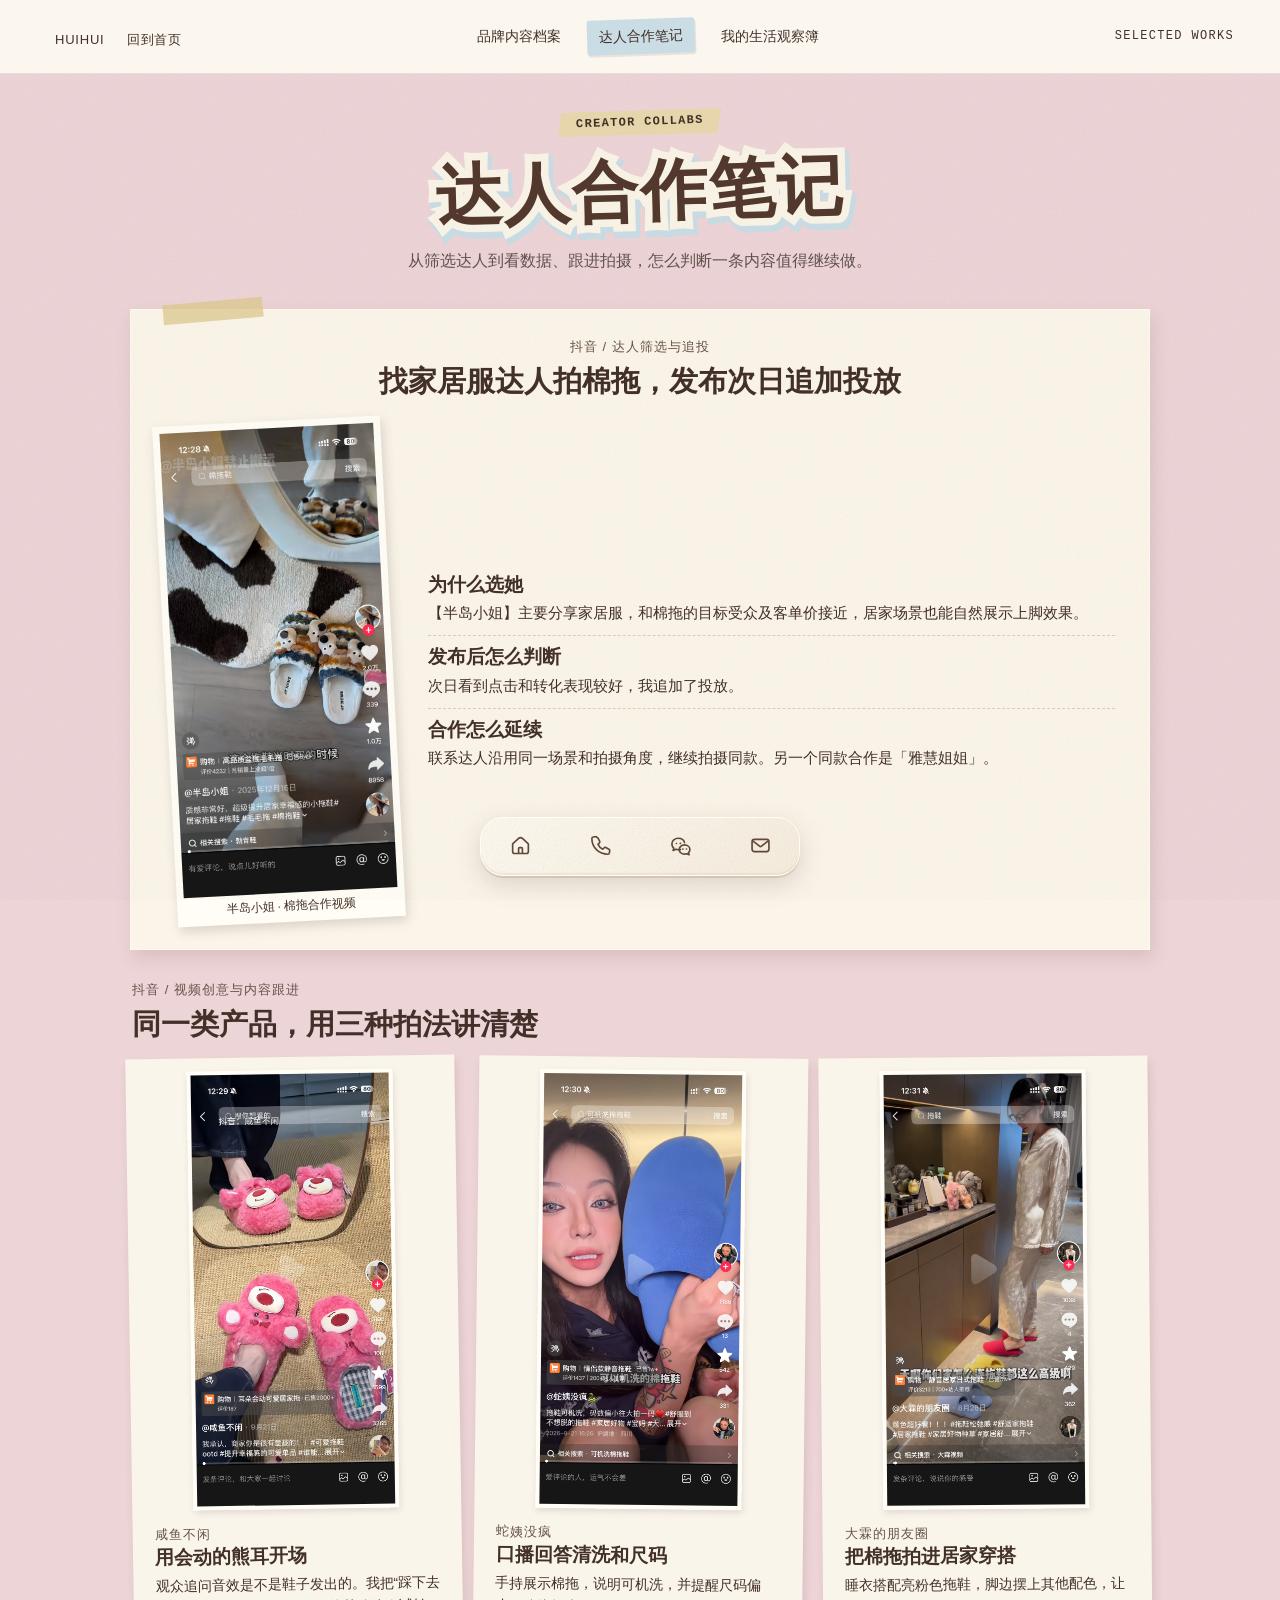
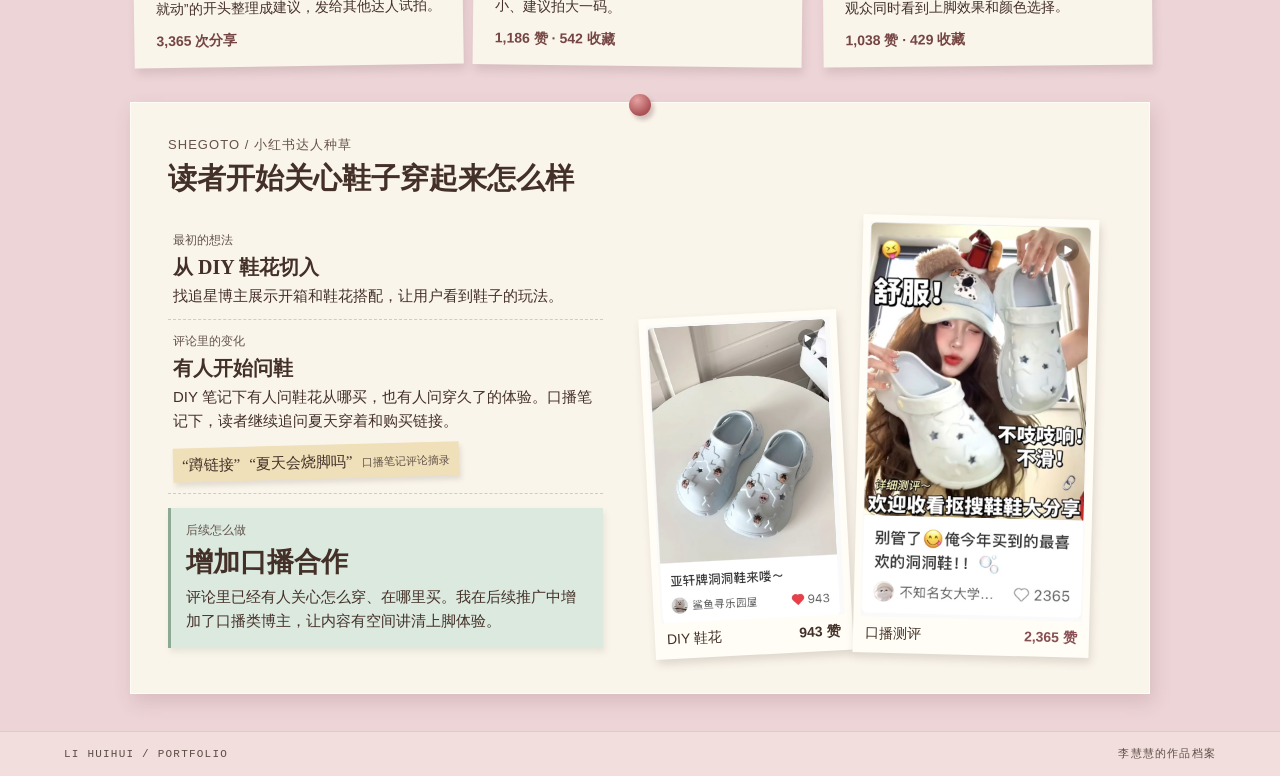
<file: creator.html>
<!doctype html>
<html lang="zh-CN"><head>
  <meta charset="utf-8">
  <meta name="viewport" content="width=device-width,initial-scale=1">
  <title>达人合作笔记 · 李慧慧作品集</title>
  <link rel="stylesheet" href="paper.css">
  <link rel="stylesheet" href="creator.css">
<link rel="stylesheet" href="web-editor/assets/overlays.css"><style>@font-face{font-family:MaiCai;src:url("TaoBaoMaiCaiTi-Regular.woff2") format("woff2");font-display:swap}</style>
  <link rel="stylesheet" href="contact-pill.css?v=public2">
  <script src="contact-pill.js?v=public2" defer></script>
</head>
<body class="creator" data-we-key="m0">
<header class="top" data-we-key="m1"><div class="top-inner">
  <a class="wordmark" href="index.html#home" data-we-key="m2"><span data-editor-text="" data-we-key="t0">HUIHUI </span><span><span data-editor-text="" data-we-key="t1">回到首页</span></span></a>
  <nav aria-label="作品集章节"><a href="brand.html" data-we-key="m3"><span data-editor-text="" data-we-key="t2">品牌内容档案</span></a><a href="creator.html" aria-current="page" data-we-key="m4"><span data-editor-text="" data-we-key="t3">达人合作笔记</span></a><a href="personal.html" data-we-key="m5"><span data-editor-text="" data-we-key="t4">我的生活观察簿</span></a></nav>
  <span class="volume"><span data-editor-text="" data-we-key="t5">SELECTED WORKS</span></span>
</div></header>
<main>
  <div class="masthead" data-we-key="m6">
    <p class="kicker"><span data-editor-text="" data-we-key="t6">CREATOR COLLABS</span></p>
    <h1 aria-label="达人合作笔记" data-title="达人合作笔记"><span data-editor-text="" data-we-key="t7">达人合作笔记</span></h1>
    <p class="lead"><span data-editor-text="" data-we-key="t8">从筛选达人到看数据、跟进拍摄，怎么判断一条内容值得继续做。</span></p>
  </div>

  <section class="douyin" aria-label="抖音达人合作" data-we-key="m7">
    <article class="campaign" data-we-key="m8">
      <header class="campaign-heading">
        <p class="case-tag"><span data-editor-text="" data-we-key="t9">抖音 / 达人筛选与追投</span></p>
        <h2><span data-editor-text="" data-we-key="t10">找家居服达人拍棉拖，发布次日追加投放</span></h2>
      </header>
      <div class="campaign-content">
        <figure class="campaign-photo" data-we-key="m9">
          <img src="works/image15.jpeg" width="680" height="1478" alt="半岛小姐的棉拖合作视频截图" data-we-key="m10">
          <figcaption><span data-editor-text="" data-we-key="t11">半岛小姐 · 棉拖合作视频</span></figcaption>
        </figure>
        <dl class="campaign-decisions">
          <div data-we-key="m11">
            <dt><span data-editor-text="" data-we-key="t12">为什么选她</span></dt>
            <dd><span data-editor-text="" data-we-key="t13">【半岛小姐】主要分享家居服，和棉拖的目标受众及客单价接近，居家场景也能自然展示上脚效果。</span></dd>
          </div>
          <div data-we-key="m12">
            <dt><span data-editor-text="" data-we-key="t14">发布后怎么判断</span></dt>
            <dd><span data-editor-text="" data-we-key="t15">次日看到点击和转化表现较好，我追加了投放。</span></dd>
          </div>
          <div data-we-key="m13">
            <dt><span data-editor-text="" data-we-key="t16">合作怎么延续</span></dt>
            <dd><span data-editor-text="" data-we-key="t17">联系达人沿用同一场景和拍摄角度，继续拍摄同款。另一个同款合作是「雅慧姐姐」。</span></dd>
          </div>
        </dl>
      </div>
    </article>
    <section class="video-notes" aria-labelledby="video-notes-title" data-we-key="m18">
      <header class="video-heading" data-we-key="m19">
        <p class="case-tag"><span data-editor-text="" data-we-key="t24">抖音 / 视频创意与内容跟进</span></p>
        <h2 id="video-notes-title"><span data-editor-text="" data-we-key="t25">同一类产品，用三种拍法讲清楚</span></h2>
      </header>
      <div class="video-photos">
        <article class="video-note" data-we-key="m20">
          <img class="video-image" src="works/image17.jpeg" width="780" height="1696" alt="咸鱼不闲的熊耳拖鞋视频截图" data-we-key="m21">
          <div class="video-copy" data-we-key="m22">
            <p class="case-tag"><span data-editor-text="" data-we-key="t26">咸鱼不闲</span></p>
            <h3><span data-editor-text="" data-we-key="t27">用会动的熊耳开场</span></h3>
            <p><span data-editor-text="" data-we-key="t28">观众追问音效是不是鞋子发出的。我把“踩下去就动”的开头整理成建议，发给其他达人试拍。</span></p>
            <p class="note-stat"><span data-editor-text="" data-we-key="t29">3,365 次分享</span></p>
          </div>
        </article>
        <article class="video-note" data-we-key="m23">
          <img class="video-image" src="works/image18.jpeg" width="780" height="1696" alt="蛇姨没疯的棉拖口播视频截图" data-we-key="m24">
          <div class="video-copy" data-we-key="m25">
            <p class="case-tag"><span data-editor-text="" data-we-key="t30">蛇姨没疯</span></p>
            <h3><span data-editor-text="" data-we-key="t31">口播回答清洗和尺码</span></h3>
            <p><span data-editor-text="" data-we-key="t32">手持展示棉拖，说明可机洗，并提醒尺码偏小、建议拍大一码。</span></p>
            <p class="note-stat"><span data-editor-text="" data-we-key="t33">1,186 赞 · 542 收藏</span></p>
          </div>
        </article>
        <article class="video-note" data-we-key="m26">
          <img class="video-image" src="works/image19.jpeg" width="780" height="1696" alt="大霖的朋友圈居家搭配视频截图" data-we-key="m27">
          <div class="video-copy" data-we-key="m28">
            <p class="case-tag"><span data-editor-text="" data-we-key="t34">大霖的朋友圈</span></p>
            <h3><span data-editor-text="" data-we-key="t35">把棉拖拍进居家穿搭</span></h3>
            <p><span data-editor-text="" data-we-key="t36">睡衣搭配亮粉色拖鞋，脚边摆上其他配色，让观众同时看到上脚效果和颜色选择。</span></p>
            <p class="note-stat"><span data-editor-text="" data-we-key="t37">1,038 赞 · 429 收藏</span></p>
          </div>
        </article>
      </div>
    </section>
  </section>
  <article class="brief xhs-brief" data-we-key="m29">
    <div class="pin" aria-hidden="true" data-we-key="m30"></div>
    <header class="brief-heading" data-we-key="m31">
      <p class="case-tag"><span data-editor-text="" data-we-key="t38">SHEGOTO / 小红书达人种草</span></p>
      <h2><span data-editor-text="" data-we-key="t39">读者开始关心鞋子穿起来怎么样</span></h2>
    </header>
    <div class="xhs-story">
      <div class="brief-steps">
        <section data-we-key="m32"><span><span data-editor-text="" data-we-key="t40">最初的想法</span></span><h3><span data-editor-text="" data-we-key="t41">从 DIY 鞋花切入</span></h3><p><span data-editor-text="" data-we-key="t42">找追星博主展示开箱和鞋花搭配，让用户看到鞋子的玩法。</span></p></section>
        <section data-we-key="m33"><span><span data-editor-text="" data-we-key="t43">评论里的变化</span></span><h3><span data-editor-text="" data-we-key="t44">有人开始问鞋</span></h3><p><span data-editor-text="" data-we-key="t45">DIY 笔记下有人问鞋花从哪买，也有人问穿久了的体验。口播笔记下，读者继续追问夏天穿着和购买链接。</span></p>
          <aside class="quote-slip" data-we-key="m39"><p><span data-editor-text="" data-we-key="t53">“蹲链接”</span></p><p><span data-editor-text="" data-we-key="t54">“夏天会烧脚吗”</span></p><small><span data-editor-text="" data-we-key="t55">口播笔记评论摘录</span></small></aside>
        </section>
        <section data-we-key="m34"><span><span data-editor-text="" data-we-key="t46">后续怎么做</span></span><h3><span data-editor-text="" data-we-key="t47">增加口播合作</span></h3><p><span data-editor-text="" data-we-key="t48">评论里已经有人关心怎么穿、在哪里买。我在后续推广中增加了口播类博主，让内容有空间讲清上脚体验。</span></p></section>
      </div>
      <div class="contact-sheets">
        <figure class="snapshot diy" data-we-key="m35"><img src="works/image4.jpeg" width="604" height="980" alt="DIY 鞋花笔记封面" data-we-key="m36"><figcaption><span data-editor-text="" data-we-key="t49">DIY 鞋花 </span><b><span data-editor-text="" data-we-key="t50">943 赞</span></b></figcaption></figure>
        <figure class="snapshot spoken" data-we-key="m37"><img src="works/image5.jpeg" width="588" height="1046" alt="星星鞋口播测评封面" data-we-key="m38"><figcaption><span data-editor-text="" data-we-key="t51">口播测评 </span><b><span data-editor-text="" data-we-key="t52">2,365 赞</span></b></figcaption></figure>
      </div>
    </div>
  </article>
</main>
<footer data-we-key="m40"><span><span data-editor-text="" data-we-key="t56">LI HUIHUI / PORTFOLIO</span></span><span><span data-editor-text="" data-we-key="t57">李慧慧的作品档案</span></span></footer>

<!-- Contact shortcuts -->
<nav class="contact-pill" aria-label="底部快捷入口">
  <a class="pill-action pill-home" href="index.html#home" aria-label="首页">
    <svg viewBox="0 0 24 24" aria-hidden="true"><path class="house-fill" d="M3.8 10.3 10 4.6a3 3 0 0 1 4 0l6.2 5.7v7.9a2.2 2.2 0 0 1-2.2 2.2H6a2.2 2.2 0 0 1-2.2-2.2z"/><path class="house-door" d="M10 20v-4.8a1 1 0 0 1 1-1h2a1 1 0 0 1 1 1V20"/></svg>
    <span class="pill-caption" aria-hidden="true">首页</span>
  </a>
  <a class="pill-action pill-phone" href="tel:13858586583" aria-label="电话" aria-describedby="dock-phone-value">
    <svg viewBox="0 0 24 24" aria-hidden="true"><path d="m9.3 4.1 1.9 3.6c.2.4.2.9-.1 1.3l-1.7 1.8c1 2.2 2.7 4 5 5l1.8-1.7c.4-.3.9-.3 1.3-.1l3.3 1.9c.6.4.9.8.8 1.6l-.3 2.3c-.1.8-.7 1.3-1.5 1.3C10.1 21.1 3 13.9 3 4.7c0-.8.5-1.5 1.3-1.6l2.5-.3c.7-.1 1.1.1 1.5.7z"/></svg>
    <span class="pill-caption" id="dock-phone-value">13858586583</span>
  </a>
  <button class="pill-action pill-wechat" type="button" aria-haspopup="dialog" aria-controls="wechat-contact" aria-label="微信">
    <svg viewBox="0 0 24 24" aria-hidden="true"><path d="M11.9 16.1c-.7.2-1.4.3-2.2.3-1 0-1.7-.1-2.4-.4l-3 1.1.7-2.4a5.8 5.8 0 0 1-2-4.3c0-3.3 3-6 6.7-6 3.2 0 5.8 1.9 6.5 4.5"/><path d="M14 20.6c.8.3 1.4.4 2.2.4.8 0 1.5-.1 2.1-.4l2.7 1-.7-2.1a4.6 4.6 0 0 0 1.5-3.3c0-2.7-2.4-4.8-5.6-4.8s-5.6 2.1-5.6 4.8c0 1.9 1.5 3.6 3.4 4.4Z"/><path d="M7.7 9.9h.1m4-.1h.1m2.6 6h.1m3.6-.1h.1"/></svg>
    <span class="pill-caption" aria-hidden="true">微信</span>
  </button>
  <a class="pill-action pill-email" href="mailto:2536979602@qq.com" aria-label="邮箱" aria-describedby="dock-email-value">
    <svg viewBox="0 0 24 24" aria-hidden="true"><rect x="3.2" y="5.6" width="17.6" height="12.8" rx="2.4"/><path d="m4.2 7.4 6.8 5.3a1.6 1.6 0 0 0 2 0l6.8-5.3"/></svg>
    <span class="pill-caption" id="dock-email-value">2536979602@qq.com</span>
  </a>
</nav>
<dialog class="wechat-dialog" id="wechat-contact" aria-labelledby="wechat-title">
  <div class="wechat-contents">
    <form method="dialog"><button class="wechat-close" aria-label="关闭微信二维码" autofocus>×</button></form>
    <h2 id="wechat-title">扫码加微信</h2>
    <img src="contact/wechat-qr.jpg?v=public2" width="888" height="1131" alt="李慧慧的微信个人二维码">
  </div>
</dialog>
<dialog class="wechat-dialog" id="dock-contact-value" aria-labelledby="dock-contact-title">
  <div class="wechat-contents">
    <form method="dialog"><button class="wechat-close" aria-label="关闭联系方式" autofocus>×</button></form>
    <h2 id="dock-contact-title">联系方式</h2>
    <a class="contact-value"></a>
  </div>
</dialog>
<!-- End contact shortcuts -->
</body></html>
</file>
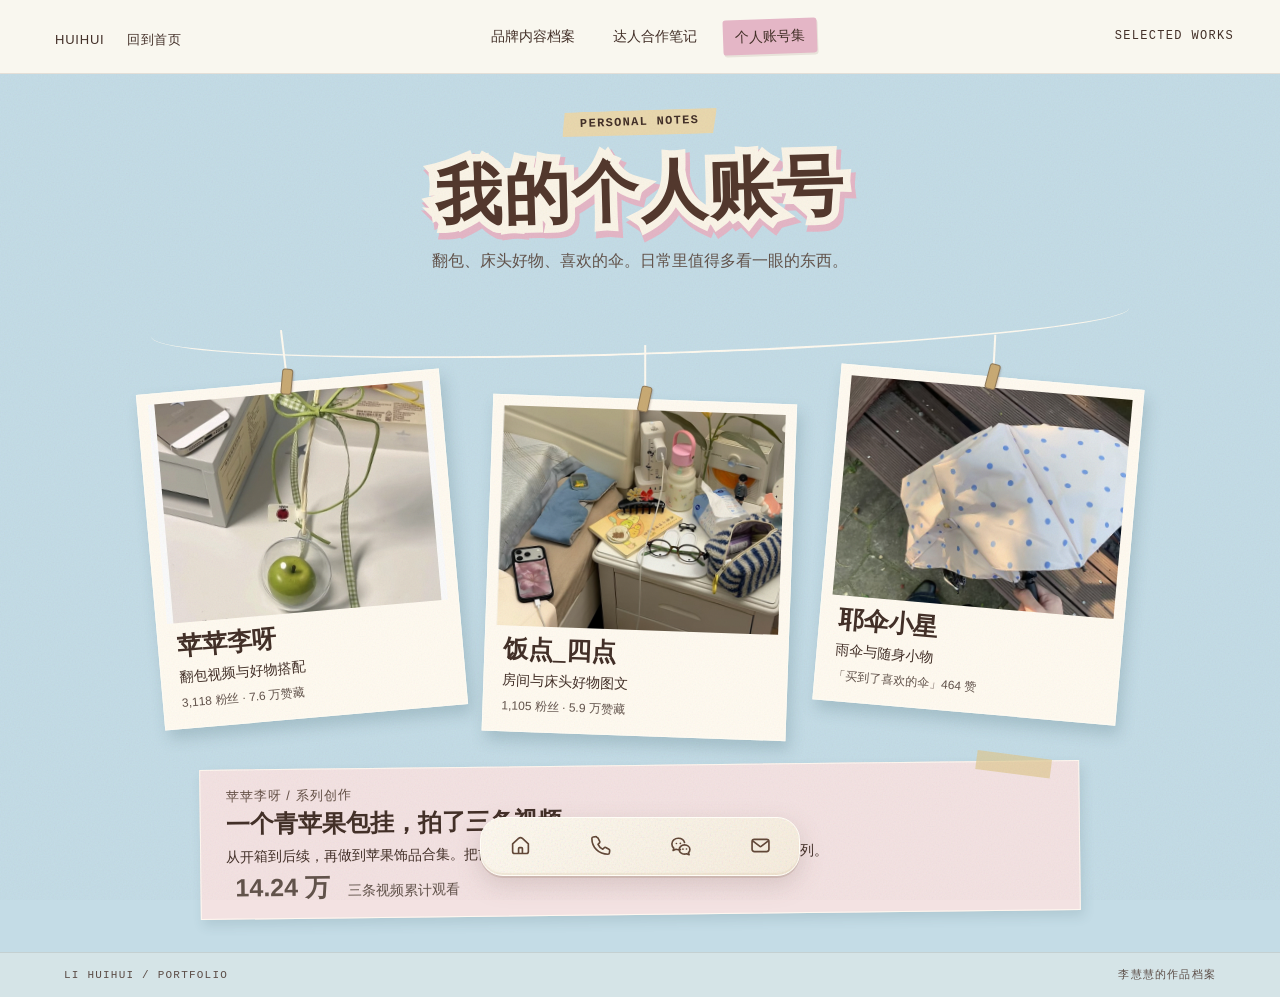
<file: personal.html>
<!doctype html>
<html lang="zh-CN"><head>
  <meta charset="utf-8">
  <meta name="viewport" content="width=device-width,initial-scale=1">
  <title>我的生活观察簿 · 李慧慧作品集</title>
  <link rel="stylesheet" href="paper.css">
<link rel="stylesheet" href="web-editor/assets/overlays.css"><style>@font-face{font-family:MaiCai;src:url("TaoBaoMaiCaiTi-Regular.woff2") format("woff2");font-display:swap}</style>
  <link rel="stylesheet" href="contact-pill.css?v=public2">
  <script src="contact-pill.js?v=public2" defer></script>
</head>
<body class="personal" data-we-key="m0">
<header class="top" data-we-key="m1"><div class="top-inner">
  <a class="wordmark" href="index.html#home" data-we-key="m2"><span data-editor-text="" data-we-key="t0">HUIHUI </span><span><span data-editor-text="" data-we-key="t1">回到首页</span></span></a>
  <nav aria-label="作品集章节"><a href="brand.html" data-we-key="m3"><span data-editor-text="" data-we-key="t2">品牌内容档案</span></a><a href="creator.html" data-we-key="m4"><span data-editor-text="" data-we-key="t3">达人合作笔记</span></a><a href="personal.html" aria-current="page" data-we-key="m5"><span data-editor-text="" data-we-key="t4">个人账号集</span></a></nav>
  <span class="volume"><span data-editor-text="" data-we-key="t5">SELECTED WORKS</span></span>
</div></header>
<main>
  <div class="masthead" data-we-key="m6">
    <p class="kicker"><span data-editor-text="" data-we-key="t6">PERSONAL NOTES</span></p>
    <h1 aria-label="我的个人账号" data-title="我的个人账号"><span data-editor-text="" data-we-key="t7">我的个人账号</span></h1>
    <p class="lead"><span data-editor-text="" data-we-key="t8">翻包、床头好物、喜欢的伞。日常里值得多看一眼的东西。</span></p>
  </div>

  <div class="photo-wall">
    <div class="string" aria-hidden="true" data-we-key="m7"></div>
    <figure class="hanging hang-one" data-we-key="m8">
      <span class="clip" aria-hidden="true" data-we-key="m9"></span>
      <div class="personal-shot apple" role="img" aria-label="苹苹李呀的青苹果包挂开箱" data-we-key="m10"></div>
      <figcaption><h2><span data-editor-text="" data-we-key="t9">苹苹李呀</span></h2><p><span data-editor-text="" data-we-key="t10">翻包视频与好物搭配</span></p><small><span data-editor-text="" data-we-key="t11">3,118 粉丝 · 7.6 万赞藏</span></small></figcaption>
    </figure>
    <figure class="hanging hang-two" data-we-key="m11">
      <span class="clip" aria-hidden="true" data-we-key="m12"></span>
      <div class="personal-shot bedside" role="img" aria-label="饭点_四点的床边好物" data-we-key="m13"></div>
      <figcaption><h2><span data-editor-text="" data-we-key="t12">饭点_四点</span></h2><p><span data-editor-text="" data-we-key="t13">房间与床头好物图文</span></p><small><span data-editor-text="" data-we-key="t14">1,105 粉丝 · 5.9 万赞藏</span></small></figcaption>
    </figure>
    <figure class="hanging hang-three" data-we-key="m14">
      <span class="clip" aria-hidden="true" data-we-key="m15"></span>
      <div class="personal-shot umbrella" role="img" aria-label="耶伞小星的波点雨伞" data-we-key="m16"></div>
      <figcaption><h2><span data-editor-text="" data-we-key="t15">耶伞小星</span></h2><p><span data-editor-text="" data-we-key="t16">雨伞与随身小物</span></p><small><span data-editor-text="" data-we-key="t17">「买到了喜欢的伞」464 赞</span></small></figcaption>
    </figure>
  </div>
  <article class="series" data-we-key="m17">
    <div class="tape" aria-hidden="true" data-we-key="m18"></div>
    <p class="case-tag"><span data-editor-text="" data-we-key="t18">苹苹李呀 / 系列创作</span></p>
    <h2><span data-editor-text="" data-we-key="t19">一个青苹果包挂，拍了三条视频</span></h2>
    <p><span data-editor-text="" data-we-key="t20">从开箱到后续，再做到苹果饰品合集。把前一条的封面放进下一条，让读者认出这是同一个系列。</span></p>
    <p class="series-stat"><strong><span data-editor-text="" data-we-key="t21">14.24 万</span></strong><span><span data-editor-text="" data-we-key="t22">三条视频累计观看</span></span></p>
  </article>

</main>
<footer data-we-key="m19"><span><span data-editor-text="" data-we-key="t23">LI HUIHUI / PORTFOLIO</span></span><span><span data-editor-text="" data-we-key="t24">李慧慧的作品档案</span></span></footer>

<!-- Contact shortcuts -->
<nav class="contact-pill" aria-label="底部快捷入口">
  <a class="pill-action pill-home" href="index.html#home" aria-label="首页">
    <svg viewBox="0 0 24 24" aria-hidden="true"><path class="house-fill" d="M3.8 10.3 10 4.6a3 3 0 0 1 4 0l6.2 5.7v7.9a2.2 2.2 0 0 1-2.2 2.2H6a2.2 2.2 0 0 1-2.2-2.2z"/><path class="house-door" d="M10 20v-4.8a1 1 0 0 1 1-1h2a1 1 0 0 1 1 1V20"/></svg>
    <span class="pill-caption" aria-hidden="true">首页</span>
  </a>
  <a class="pill-action pill-phone" href="tel:13858586583" aria-label="电话" aria-describedby="dock-phone-value">
    <svg viewBox="0 0 24 24" aria-hidden="true"><path d="m9.3 4.1 1.9 3.6c.2.4.2.9-.1 1.3l-1.7 1.8c1 2.2 2.7 4 5 5l1.8-1.7c.4-.3.9-.3 1.3-.1l3.3 1.9c.6.4.9.8.8 1.6l-.3 2.3c-.1.8-.7 1.3-1.5 1.3C10.1 21.1 3 13.9 3 4.7c0-.8.5-1.5 1.3-1.6l2.5-.3c.7-.1 1.1.1 1.5.7z"/></svg>
    <span class="pill-caption" id="dock-phone-value">13858586583</span>
  </a>
  <button class="pill-action pill-wechat" type="button" aria-haspopup="dialog" aria-controls="wechat-contact" aria-label="微信">
    <svg viewBox="0 0 24 24" aria-hidden="true"><path d="M11.9 16.1c-.7.2-1.4.3-2.2.3-1 0-1.7-.1-2.4-.4l-3 1.1.7-2.4a5.8 5.8 0 0 1-2-4.3c0-3.3 3-6 6.7-6 3.2 0 5.8 1.9 6.5 4.5"/><path d="M14 20.6c.8.3 1.4.4 2.2.4.8 0 1.5-.1 2.1-.4l2.7 1-.7-2.1a4.6 4.6 0 0 0 1.5-3.3c0-2.7-2.4-4.8-5.6-4.8s-5.6 2.1-5.6 4.8c0 1.9 1.5 3.6 3.4 4.4Z"/><path d="M7.7 9.9h.1m4-.1h.1m2.6 6h.1m3.6-.1h.1"/></svg>
    <span class="pill-caption" aria-hidden="true">微信</span>
  </button>
  <a class="pill-action pill-email" href="mailto:2536979602@qq.com" aria-label="邮箱" aria-describedby="dock-email-value">
    <svg viewBox="0 0 24 24" aria-hidden="true"><rect x="3.2" y="5.6" width="17.6" height="12.8" rx="2.4"/><path d="m4.2 7.4 6.8 5.3a1.6 1.6 0 0 0 2 0l6.8-5.3"/></svg>
    <span class="pill-caption" id="dock-email-value">2536979602@qq.com</span>
  </a>
</nav>
<dialog class="wechat-dialog" id="wechat-contact" aria-labelledby="wechat-title">
  <div class="wechat-contents">
    <form method="dialog"><button class="wechat-close" aria-label="关闭微信二维码" autofocus>×</button></form>
    <h2 id="wechat-title">扫码加微信</h2>
    <img src="contact/wechat-qr.jpg?v=public2" width="888" height="1131" alt="李慧慧的微信个人二维码">
  </div>
</dialog>
<dialog class="wechat-dialog" id="dock-contact-value" aria-labelledby="dock-contact-title">
  <div class="wechat-contents">
    <form method="dialog"><button class="wechat-close" aria-label="关闭联系方式" autofocus>×</button></form>
    <h2 id="dock-contact-title">联系方式</h2>
    <a class="contact-value"></a>
  </div>
</dialog>
<!-- End contact shortcuts -->
</body></html>
</file>
<file: home-scroll.css>
:root {
  --cream: #faf8f0;
  --ink: #49332a;
  --blue: #d2e4eb;
  --pink: #e5c0c9;
  --serif: "Songti SC", "Noto Serif CJK SC", serif;
  --sans: "PingFang SC", "Microsoft YaHei", sans-serif;
}
* { box-sizing: border-box; }
html { scroll-behavior: smooth; }
body { margin: 0; color: var(--ink); background: var(--cream); font: 16px/1.6 var(--sans); }
main { max-width: 1440px; margin: 0 auto; }
.cover, .bio-board { position: relative; }
.cover img, .bio-board img { display: block; width: 100%; height: auto; }
.target {
  position: absolute;
  display: block;
  padding: 0;
  border: 0;
  background: transparent;
  color: transparent;
  white-space: nowrap;
  overflow: hidden;
  cursor: pointer;
  text-decoration: none;
}
.target:hover { background: #ffffff1d; }
.target:focus-visible, .about-tab:focus-visible, .return:focus-visible, .close:focus-visible {
  outline: 3px solid #923d65;
  outline-offset: 3px;
}
.target-about { left: 43.6%; top: 1.8%; width: 6.2%; height: 3.2%; }
.target-contact { left: 52%; top: 1.8%; width: 5%; height: 3.2%; }
.target-brand { left: 79%; top: 51%; width: 13%; height: 5%; }
.target-creator { left: 79%; top: 65%; width: 13%; height: 5%; }
.target-personal { left: 79%; top: 79.5%; width: 13%; height: 5%; }
.about {
  position: relative;
  isolation: isolate;
  margin-top: -2px;
  background: var(--cream);
  padding: 0 0 38px;
  text-align: center;
  scroll-margin-top: 0;
}
.about-header {
  position: relative;
  padding: 49px 22px 20px;
  max-width: 795px;
  margin: 0 auto;
}
.about-tab {
  position: absolute;
  left: 50%; top: -39px;
  transform: translateX(-50%);
  width: 224px; height: 40px;
  display: grid; place-items: center;
  padding-top: 3px;
  clip-path: polygon(12% 0,88% 0,100% 100%,0 100%);
  background: var(--cream);
  color: inherit;
  text-decoration: none;
  font: 700 19px var(--serif);
  letter-spacing: .11em;
}
.about-header h1 {
  font: 700 clamp(22px,3.1vw,37px)/1.4 var(--serif);
  margin: 0 0 10px;
}
.about-header p { max-width: 570px; margin: auto; color: #5e5147; }
.bio-board {
  width: min(76%, 880px);
  margin: 0 auto 15px;
}
.target-badge { left: 20%; top: 16%; width: 40%; height: 24%; border-radius: 12px; }
.return { color: inherit; text-underline-offset: 5px; font-size: 14px; }
body:has(dialog[open]) { overflow: hidden; }
.badge-dialog {
  padding: 0;
  width: min(83vw,440px);
  border: 0;
  margin: auto;
  max-height: 90vh;
  aspect-ratio: 650 / 920;
  overflow: visible;
  background: transparent;
}
.badge-dialog::backdrop {
  background: #3d2e3050;
  backdrop-filter: blur(9px);
}
.badge-dialog[open] { animation: lift 260ms ease-out; }
@keyframes lift {
  from { opacity: 0; transform: translateY(15px) rotate(-4deg) scale(.92); }
  to { opacity: 1; transform: none; }
}
.close {
  position: absolute;
  z-index: 2;
  right: 0; top: 21%;
  width: 36px; height: 36px;
  border-radius: 100%; border: 1px solid #fff9ed;
  background: #f8eee6; color: var(--ink);
  font: 24px/1 var(--sans); cursor: pointer;
}
.target-mail { left: 27%; top: 68%; width: 57%; height: 7%; }
.target-profile { left: 56%; top: 79%; width: 30%; height: 9%; }
@media (max-width: 650px) {
  .about-tab { width: 150px; height: 28px; top: -27px; font-size: 14px; }
  .about-header { padding: 28px 21px 8px; }
  .about-header p { font-size: 14px; }
  .bio-board { width: 94%; }
}
@media (prefers-reduced-motion: reduce) {
  html { scroll-behavior: auto; }
  .badge-dialog[open] { animation: none; }
}
</file>
<file: home-art.css>
@font-face {
  font-family: MaiCai;
  src: url(TaoBaoMaiCaiTi-Regular.woff2) format("woff2");
  font-weight: 400;
  font-display: swap;
}
.about {
  --paper: #faf0dd;
  --paper-shadow: #5843312e;
  --paper-grain: url("data:image/svg+xml,%3Csvg xmlns='http://www.w3.org/2000/svg' width='190' height='190'%3E%3Cfilter id='grain'%3E%3CfeTurbulence type='fractalNoise' baseFrequency='.68' numOctaves='3' stitchTiles='stitch'/%3E%3C/filter%3E%3Crect width='100%25' height='100%25' filter='url(%23grain)' opacity='.45'/%3E%3C/svg%3E");
  border-top: 2px solid #fff7e8;
  border-radius: 18px 21px 0 0;
  background: radial-gradient(ellipse at 24% 7%, #fbf1dd, #f1e2ca 82%);
  box-shadow: 0 -3px 11px #54433420;
  font: 16px/1.7 MaiCai,var(--sans);
  scroll-margin-top: 56px;
}
.about::before {
  content: "";
  position: absolute;
  z-index: 5;
  inset: 0;
  pointer-events: none;
  background-image: var(--paper-grain);
  opacity: .24;
  mix-blend-mode: multiply;
}
.about .about-tab {
  position: absolute;
  width: 1px;
  height: 1px;
  margin: -1px;
  padding: 0;
  overflow: hidden;
  clip-path: inset(50%);
  white-space: nowrap;
}
.about .bio-board {
  filter: drop-shadow(2px 8px 12px #63432a28);
}
.about .bio-board > img {
  clip-path: shape(
    from 12.51% 10.08%,
    curve to 15.20% 7.12% with 12.51% 8.41% / 13.69% 7.20%,
    line to 82.45% 7.12%,
    line to 82.03% 6.44%,
    line to 82.20% 6.36%,
    line to 83.46% 6.97%,
    line to 84.63% 5.98%,
    line to 84.80% 6.06%,
    line to 84.63% 7.27%,
    line to 85.89% 7.95%,
    curve to 86.82% 10.08% with 86.40% 8.48% / 86.73% 9.24%,
    line to 87.15% 90.68%,
    curve to 84.13% 93.11% with 87.07% 92.05% / 85.98% 93.11%,
    line to 33.67% 93.18%,
    line to 33.59% 94.02%,
    line to 35.01% 94.62%,
    line to 34.93% 94.85%,
    line to 33.59% 95.15%,
    line to 33.42% 96.29%,
    line to 33.17% 96.44%,
    line to 32.33% 95.45%,
    line to 11.67% 98.26%,
    line to 11.42% 98.11%,
    line to 5.46% 66.36%,
    line to 5.54% 66.06%,
    line to 12.59% 64.85%,
    close
  );
}
.about-story {
  position: relative;
  container-type: inline-size;
  width: min(100%, 1440px);
  margin: 0 auto;
  aspect-ratio: 1440 / 808;
  text-align: left;
}
.about-header {
  position: absolute;
  z-index: 3;
  top: 5%;
  left: 12%;
  width: 47%;
  max-width: none;
  margin: 0;
  padding: clamp(17px,1.7cqw,25px) clamp(21px,2.1cqw,30px);
  transform: rotate(-1.6deg);
  background: #fff8e8;
  border: 1px solid #fffaf0;
  box-shadow: 3px 8px 19px #503d282d;
}
.about-header::before {
  content: "";
  position: absolute;
  top: -12px;
  left: 22px;
  width: 50px;
  height: 15px;
  border: 2px solid #857b70;
  border-radius: 12px;
  transform: rotate(-16deg);
  box-shadow: 1px 2px 2px #5545366b, inset 1px 1px 2px #fff9;
}
.about-header h2 {
  font: 400 clamp(27px,3.4cqw,49px)/1.16 MaiCai,var(--sans);
  margin: 5px 0 12px;
}
.about-header p {
  margin: 0;
  max-width: 535px;
  color: #68564d;
  font-size: clamp(13px,1.12cqw,16px);
  letter-spacing: .027em;
}
.art-jump {
  display: inline-block;
  margin-top: 12px;
  color: var(--ink);
  text-underline-offset: 5px;
  font-size: 14px;
}
.everyday { position: absolute; inset: 0; }
.everyday::before {
  content: "";
  position: absolute;
  inset: 36% 4.5% 5%;
  transform: rotate(-2deg);
  background:
    repeating-linear-gradient(0deg,transparent 0 23px,#547e9326 23px 24px),
    repeating-linear-gradient(90deg,transparent 0 23px,#547e931c 23px 24px),#dcebf0;
  clip-path: polygon(0 0,100% 0,100% 98%,91% 98.2%,80% 99.2%,72% 98.9%,61% 100%,49% 99.7%,40% 99.9%,26% 98.6%,13% 99%,0 98.5%);
}
.everyday::after {
  content: "";
  position: absolute;
  inset: 53% 19% 16%;
  transform: rotate(-12deg);
  border: 1px solid #6377867d;
  border-radius: 50%;
}
.everyday h2 {
  position: absolute;
  top: 45%;
  left: 10.5%;
  z-index: 2;
  margin: 0;
  padding: 4px 13px;
  background: #f7e1e6;
  transform: rotate(-3deg);
  box-shadow: 1px 3px 5px #523a2920;
  font: 400 clamp(18px,1.9cqw,27px)/1.4 MaiCai,var(--sans);
}
.everyday figure {
  position: absolute;
  z-index: 2;
  margin: 0;
  padding: clamp(6px,.7cqw,10px) clamp(6px,.7cqw,10px) 4px;
  background: #fff8ea;
  box-shadow: 2px 9px 20px var(--paper-shadow);
  transform: rotate(var(--tilt));
}
.everyday figure::after, .art-featured .art-card:not([data-art="calligraphy"])::before {
  content: "";
  position: absolute;
  z-index: 3;
  top: -7px;
  left: 50%;
  width: clamp(54px,6.6cqw,96px);
  height: clamp(14px,1.45cqw,21px);
  transform: translateX(-50%) rotate(-6deg);
  background: var(--tape,#e4c790ab);
  clip-path: polygon(0 6%,96% 1%,100% 15%,97% 36%,100% 54%,97% 70%,100% 92%,1% 100%,4% 78%,0 65%,4% 52%,1% 30%);
}
.everyday figcaption { padding: 6px 1px 2px; font-size: clamp(11px,1cqw,14px); }
.everyday figcaption span { color: #68564d; margin-left: 4px; font-size: 11px; }
.everyday-apple { left: 11%; top: 57%; width: 20%; --tilt: -8deg; }
.everyday-umbrella { left: 35.6%; top: 50%; width: 20.3%; --tilt: 4deg; }
.everyday-bedside { left: 57.2%; top: 17.5%; width: 29.7%; --tilt: 7deg; --tape: #e9bfd0bd; }
.object {
  aspect-ratio: var(--photo-ratio);
  background-repeat: no-repeat;
}
.object-apple {
  --photo-ratio: 1.19;
  background: url(works/image12.jpeg) center 49% / cover;
}
.object-bedside {
  --photo-ratio: 1;
  background: url(bedside.png) center / cover;
}
.object-umbrella {
  --photo-ratio: .9;
  background: url(umbrella.png) center 28% / cover;
}
.everyday-note {
  position: absolute;
  z-index: 3;
  top: 75.8%;
  left: 64.8%;
  margin: 0;
  transform: rotate(-4deg);
  color: #64493d;
  font-size: clamp(13px,1.18cqw,17px);
}
.sketchbook {
  container-type: inline-size;
  position: relative;
  isolation: isolate;
  width: min(calc(100% - 9%), 1312px);
  margin: 16px auto min(7vw,98px);
  padding: 0 5% 32px;
  text-align: left;
  scroll-margin-top: 28px;
}
.sketchbook::before {
  content: "";
  position: absolute;
  z-index: -1;
  inset: 0 -1% -8px;
  background: linear-gradient(160deg,#fcf3df,#f1dec0 85%);
  transform: rotate(1deg);
  box-shadow: 0 9px 24px #5b432a28;
}
.sketchbook-heading { margin-left: 18%; }
.sketchbook-heading h2 {
  display: inline-block;
  margin: 0;
  padding: 4px 13px;
  background: #fff9ea;
  transform: rotate(-3deg);
  box-shadow: 3px 5px 0 #e5b5c7;
  font: 400 clamp(27px,3.1cqw,39px)/1.3 MaiCai,var(--sans);
}
.sketchbook-heading p { margin: 17px 0 0; color: #68564d; font-size: 15px; }
.art-featured {
  display: grid;
  grid-template-columns: minmax(0,.67fr) minmax(0,2.69fr) minmax(0,1.2fr);
  align-items: start;
  gap: 18px;
  margin-top: 33px;
  padding: 0 0 24px;
}
.art-card {
  display: block;
  position: relative;
  width: 100%;
  padding: 7px 7px 0;
  border: 1px solid #fffdf6;
  background: #fffaf0;
  box-shadow: 2px 5px 10px #4b352625;
  color: var(--ink);
  cursor: zoom-in;
  font: inherit;
}
.art-card:hover .art-caption { text-decoration: underline; text-underline-offset: 4px; }

.art-featured .art-card {
  padding: clamp(6px,.82cqw,10px) clamp(6px,.82cqw,10px) 3px;
  transform: rotate(var(--tilt));
  transition: transform 180ms ease;
  box-shadow: 2px 9px 20px var(--paper-shadow);
  text-align: left;
}
.art-featured .art-card[data-art="calligraphy"] { --tilt: -5deg; }
.art-featured .art-card[data-art="calligraphy"] .art-mat img { aspect-ratio: .339; object-fit: contain; }
.art-featured .art-card[data-art="water"] { --tilt: -3deg; margin-top: 3cqw; }
.art-featured .art-card[data-art="water"] .art-mat img { aspect-ratio: 1.63; object-fit: cover; }
.art-featured .art-card[data-art="flowers"] {
  --tilt: 7deg;
  --tape: #e5bbcabd;
  margin-top: 10.4cqw;
  margin-left: -5cqw;
  width: calc(100% + 5cqw);
}
.art-featured .art-card[data-art="flowers"] .art-mat img { aspect-ratio: 1; object-fit: cover; }
.art-featured .art-card:hover, .art-featured .art-card:focus-visible {
  transform: translateY(-4px) rotate(0);
  z-index: 3;
}
.art-mat { display: block; background: #efe8dd; }
.art-mat img { display: block; width: 100%; height: auto; }
.art-caption { display: block; padding: 7px 2px; font: 400 14px/1.35 MaiCai,var(--sans); }
.art-index { margin: 9px auto 0; }
.art-index summary {
  display: list-item;
  position: absolute;
  top: 26px;
  right: 7%;
  width: fit-content;
  margin: 0;
  padding: 4px 0;
  cursor: pointer;
  color: var(--ink);
  border-bottom: 1px solid #7f6658;
}
.art-index[open] .art-open-label,
.art-index:not([open]) .art-close-label { display: none; }
.art-grid {
  display: grid;
  grid-template-columns: repeat(4, minmax(0,1fr));
  align-items: start;
  gap: 18px;
  margin: 21px 11px 4px;
}
.art-grid .art-mat img { height: 151px; object-fit: contain; }
.art-index summary:focus-visible, .art-card:focus-visible, .art-viewer button:focus-visible {
  outline: 3px solid #923d65;
  outline-offset: 3px;
}
.art-viewer {
  border: 1px solid #fffaf0;
  background: #fff9ee;
  color: var(--ink);
  box-shadow: 0 20px 60px #17131364;
  padding: 18px;
  font-family: MaiCai,var(--sans);
  width: min(94vw, 1030px);
  overflow: auto;
  max-height: 94vh;
}
.art-viewer::backdrop { background: #302524ae; backdrop-filter: blur(6px); }
.art-viewer figure { margin: 0; text-align: center; }
.art-viewer figure img {
  display: block;
  width: auto;
  height: auto;
  max-width: 100%;
  max-height: calc(94vh - 130px);
  margin: auto;
  object-fit: contain;
}
.art-viewer figcaption { display: flex; justify-content: center; gap: 13px; align-items: baseline; margin: 8px 0; }
.art-viewer h2 { font: 400 21px/1.3 MaiCai,var(--sans); margin: 0; }
.art-viewer-position { font-size: 12px; margin: 0; color: #69564a; }
.art-viewer button { font: inherit; color: inherit; background: #fff8e9; border: 1px solid #baaa99; cursor: pointer; padding: 3px 9px; }
.art-viewer .art-viewer-close {
  position: absolute; top: 9px; right: 9px; z-index: 2;
  border-radius: 50%; width: 33px; height: 33px; padding: 0;
  font: 23px/1 Georgia, serif;
}
.art-viewer-navigation { display: flex; justify-content: center; gap: 14px; }

@media (max-width: 900px) {
  .about-story { aspect-ratio: 1440 / 900; }
  .everyday h2 { top: 51%; }
  .everyday-apple { top: 63%; }
  .everyday-umbrella { top: 55%; }
  .everyday-bedside { top: 27%; }
  .everyday-note { top: 76%; }
}
@media (max-width: 700px) {
  .about-story { aspect-ratio: auto; padding: 29px max(20px,5.6vw) 37px; }
  .about-header {
    position: relative;
    top: auto;
    left: auto;
    width: auto;
    padding: 19px 16px 17px;
    transform: rotate(-1deg);
  }
  .about-header h2 { font-size: clamp(19px,6vw,34px); }
  .about-header p { font-size: 14px; }
  .everyday {
    position: relative;
    display: grid;
    grid-template-columns: 1fr 1fr;
    grid-template-areas: "title title" "bedside bedside" "apple umbrella" "note note";
    align-items: start;
    gap: 14px;
    margin: 13px -8px 0;
    padding: 14px 14px 27px;
  }
  .everyday::before { inset: 4px 0 0; transform: rotate(-1deg); }
  .everyday::after { display: none; }
  .everyday h2 {
    position: relative;
    top: auto;
    left: auto;
    justify-self: start;
    grid-area: title;
    transform: rotate(-2deg);
  }
  .everyday figure { position: relative; inset: auto; width: auto; }
  .everyday .everyday-apple { grid-area: apple; margin-top: 9px; --tilt: -4deg; }
  .everyday-umbrella { grid-area: umbrella; --tilt: 4deg; }
  .everyday .everyday-bedside { grid-area: bedside; justify-self: center; width: 82%; --tilt: 3deg; }
  .object-bedside { --photo-ratio: 1.29; background-position: center 60%; }
  .everyday figcaption { font-size: 12px; line-height: 1.35; }
  .everyday figcaption span { display: block; margin: 2px 0 0; }
  .everyday-note { position: relative; inset: auto; grid-area: note; transform: none; }
  .sketchbook { width: calc(100% - 36px); padding: 0 12px 21px; margin-bottom: 44px; }
  .sketchbook-heading { margin-left: 9%; }
  .sketchbook-heading p { font-size: 13px; }
  .art-featured {
    grid-template-columns: 1fr 1.6fr;
    grid-template-areas: "water water" "ink flowers";
    gap: 15px;
    margin-top: 22px;
    padding: 0 8px 20px;
  }
  .art-featured .art-card[data-art="water"] { grid-area: water; --tilt: -2deg; margin-top: 0; }
  .art-featured .art-card[data-art="flowers"] { grid-area: flowers; --tilt: 4deg; margin: 19px 0 0; width: 100%; }
  .art-featured .art-card[data-art="calligraphy"] { grid-area: ink; --tilt: -3deg; }
  .art-featured .art-card[data-art="calligraphy"] .art-mat img { aspect-ratio: .49; }
  .art-index summary { position: static; margin: 0 auto; }
  .art-grid { grid-template-columns: repeat(2, minmax(0,1fr)); gap: 9px; margin-inline: 1px; }
  .art-grid .art-mat img { height: 124px; }
  .art-caption { font-size: 13px; }
}
@media (prefers-reduced-motion: reduce) {
  .art-featured .art-card { transition: none; }
}
</file>
<file: home-cover.css>
#home { max-width: none; }
.portfolio-home {
  --nav-height: clamp(42px,3.47vw,82px);
  --cover-paper: url(maicai-cover-paper.png);
}
.cover-nav {
  position: sticky;
  top: 0;
  z-index: 20;
  display: grid;
  grid-template-columns: 1fr auto 1fr;
  align-items: center;
  gap: 12px;
  height: var(--nav-height);
  padding: 0 4.8%;
  margin-bottom: calc(-1 * var(--nav-height));
  background: linear-gradient(90deg,#efd2dbed,#e5b7c6ed), var(--cover-paper) center top / max(1210px,100%) auto no-repeat;
  border-bottom: 1px solid #a9647c42;
  color: #50303a;
  font: 400 clamp(12px,1.02vw,19px)/1.15 MaiCai,var(--sans);
  letter-spacing: .08em;
}
.cover-nav a, .cover-about { color: inherit; text-decoration: none; }
.cover-home { display: flex; align-items: baseline; gap: clamp(10px,2.5vw,42px); white-space: nowrap; }
.cover-home strong { font-size: clamp(15px,1.5vw,27px); font-weight: 400; letter-spacing: .105em; }
.cover-nav nav { display: flex; align-items: center; gap: clamp(12px,2.6vw,44px); white-space: nowrap; }
.cover-nav nav > * { padding: 9px 0; }
.cover-nav nav button {
  color: inherit;
  font: inherit;
  letter-spacing: inherit;
  background: transparent;
  border: 0;
  cursor: pointer;
}
.cover-edition { justify-self: end; letter-spacing: .15em; white-space: nowrap; }
.cover-nav nav a:hover, .cover-nav nav button:hover, .cover-about:hover {
  text-decoration: underline;
  text-underline-offset: .27em;
}
.cover-nav :focus-visible, .cover-about:focus-visible {
  outline: 2px solid #80465a;
  outline-offset: 3px;
  border-radius: 3px;
}
.cover-fullbleed {
  position: relative;
  isolation: isolate;
  container-type: inline-size;
  width: 100%;
  aspect-ratio: 1672 / 941;
  font-family: MaiCai,var(--sans);
  color: #49352b;
  background: #d0e5ee var(--cover-paper) center / 100% 100% no-repeat;
  --cover-unit: calc(100cqw / 1672);
}
.cover-title p, .cover-signature, .cover-sticker { margin: 0; }
.visually-hidden {
  position: absolute;
  width: 1px;
  height: 1px;
  margin: 0;
  overflow: hidden;
  clip-path: inset(50%);
  white-space: nowrap;
}
.cover-wordmark {
  position: absolute;
  z-index: 1;
  inset: 8.7% 22% auto 22.1%;
  height: 23.8%;
  margin: 0;
  mix-blend-mode: lighten;
}
.wordmark-colors {
  position: absolute;
  inset: 0;
  display: grid;
  grid-template-columns: 14.3fr 10.7fr 11.7fr 10.1fr 11.2fr 10.6fr 11.9fr 5.5fr 14fr;
}
.wordmark-colors > span {
  position: relative;
  display: block;
}
.wordmark-colors > span::before {
  content: "";
  position: absolute;
  inset: -2% -26%;
  pointer-events: none;
  background: radial-gradient(ellipse at 50% 55%,#b35e7c 12%,#a2536f 48%,transparent 75%);
  opacity: 0;
  transition: opacity 360ms cubic-bezier(.22,.61,.36,1);
}
@media (hover: hover) {
  .wordmark-colors > span:hover::before { opacity: .88; }
  .wordmark-colors > span:hover + span::before,
  .wordmark-colors > span:has(+ span:hover)::before { opacity: .24; }
}
.cover-credit,
.cover-title p,
.file-tab,
.file-description,
.file-action,
.cover-sticker,
.cover-signature,
.cover-about {
  position: absolute;
  top: calc(var(--y) * 100% / 941);
  left: calc(var(--x) * 100% / 1672);
  transform: translate(var(--anchor, -50%), -50%) rotate(var(--tilt, 0deg));
  font-size: calc(var(--size, 19) * var(--cover-unit));
  font-weight: 400;
  line-height: 1.15;
  letter-spacing: var(--spacing, .08em);
  white-space: nowrap;
}
.cover-credit { --x: 834; --y: 320; --size: 18; --spacing: .15em; --tilt: -.5deg; }
.cover-title p { --x: 836; --y: 370; --size: 20; }
.cover-files { position: absolute; inset: 0; pointer-events: none; }
.cover-file {
  position: absolute;
  inset: 0;
  color: inherit;
  text-decoration: none;
}
.cover-file::before, .file-sheet {
  position: absolute;
  inset: 0;
  clip-path: var(--sheet-edge);
}
.cover-file::before { content: ""; pointer-events: auto; cursor: pointer; }
.file-sheet {
  background: var(--cover-paper) center / 100% 100%;
  transition: transform 310ms cubic-bezier(.2,.65,.26,1);
}
.cover-file:focus-visible .file-sheet { transform: translateY(calc(-10 * var(--cover-unit))); }
.cover-file:focus-visible .file-action { outline: 2px solid #80465a; outline-offset: 4px; }
@media (hover: hover) {
  .cover-file:hover .file-sheet { transform: translateY(calc(-10 * var(--cover-unit))); }
}
.file-brand {
  --tab-x: 372; --tab-y: 448;
  --caption-x: 152; --caption-y: 521;
  --action-x: 1498; --action-y: 485;
  --sheet-edge: shape(from 0% 52.8%,
    curve to 10.3% 50.4% with 1.3% 50.4% / 6.5% 51%,
    curve to 15.1% 43.2% with 12.2% 50.4% / 12% 43.2%,
    line to 29% 43.2%,
    curve to 34.9% 49.5% with 32.5% 43.2% / 32.2% 49.5%,
    line to 97.1% 44.6%,
    curve to 100% 45% with 98.8% 44.4% / 99.5% 44.6%,
    line to 100% 63.9%, line to 67% 62.7%, line to 64.5% 56.1%, line to 47% 55.2%, line to 44% 55.9%, line to 41.8% 61.6%, line to 0 60%, close);
}
.file-creator {
  --tab-x: 904; --tab-y: 558;
  --caption-x: 138; --caption-y: 630;
  --action-x: 1500; --action-y: 632;
  --sheet-edge: shape(from 0% 60.7%,
    curve to 3.1% 59.9% with .8% 59.6% / 2% 59.9%,
    line to 40.9% 61.5%,
    curve to 47% 55.2% with 43.1% 61.7% / 43% 55.1%,
    line to 61.5% 55.7%,
    curve to 67.4% 62.5% with 65.5% 55.8% / 65.2% 62.3%,
    line to 97% 63.8%,
    curve to 100% 64.9% with 98.8% 63.7% / 99.6% 64.5%,
    line to 100% 73.1%, line to 80.7% 73.7%,
    curve to 74.9% 68.8% with 78.1% 73.5% / 79.3% 68.9%,
    line to 60.1% 68.5%,
    curve to 54.8% 74.1% with 56.9% 68.4% / 56.4% 74.2%,
    line to 0 74.9%, close);
}
.file-personal {
  --tab-x: 1128; --tab-y: 692;
  --caption-x: 137; --caption-y: 759;
  --action-x: 1510; --action-y: 748;
  --sheet-edge: shape(from 0% 76.1%,
    curve to 3% 75.1% with 1% 75.1% / 2.3% 75.1%,
    line to 54.3% 74.7%,
    curve to 59.8% 69.2% with 56.7% 74.7% / 56.5% 69.2%,
    line to 75.2% 69.4%,
    curve to 80.5% 74.5% with 78.7% 69.4% / 78.4% 74.5%,
    line to 97.5% 73.4%,
    curve to 100% 74.2% with 98.8% 73.3% / 99.6% 73.6%,
    line to 100% 81.5%, line to 0% 81.5%, close);
}
.file-tab {
  --x: var(--tab-x); --y: calc(var(--tab-y) + 15); --size: 32; --spacing: .054em;
  text-align: center;
}
.file-tab small { display: block; margin-top: calc(5 * var(--cover-unit)); font-size: .47em; letter-spacing: .2em; }
.file-description { --x: var(--caption-x); --y: var(--caption-y); --anchor: 0%; }
.file-action {
  --x: var(--action-x); --y: var(--action-y); --anchor: -100%;
  padding-bottom: .37em;
  border-bottom: 1px solid #49352b70;
}
.cover-sticker { --x: 202; --y: 846; --tilt: -5deg; --size: 16; color: #806554; }
.cover-signature { --x: 1576; --y: 826; --tilt: -5deg; --size: 20; --anchor: -100%; --spacing: .11em; color: #546067; }
.cover-about { --x: 836; --y: 921; --size: 17; padding: 8px 20px; z-index: 4; }
.portfolio-home #home { scroll-margin-top: var(--nav-height); }
.portfolio-home #about, .portfolio-home #artwork { scroll-margin-top: calc(var(--nav-height) + 14px); }

@media (max-width: 799px) {
  .cover-nav { grid-template-columns: 1fr auto; margin-bottom: calc(100vw * -58 / 1672); }
  .cover-edition { display: none; }
  .file-action { border-bottom-width: .5px; }
  .cover-about { padding: 2px 5%; width: max-content; }
}
@media (max-width: 430px) {
  .cover-home span { display: none; }
}
@media (prefers-reduced-motion: reduce) {
  .wordmark-colors > span::before, .file-sheet { transition: none; }
  .cover-file:hover .file-sheet, .cover-file:focus-visible .file-sheet { transform: none; }
}
</file>
<file: home-desk.css>
.portfolio-home {
  --cover-paper: url(cover-desk/backdrop.jpg);
}
.desk-cover {
  background: #bfceda;
  overflow: hidden;
}
.desk-piece {
  position: absolute;
  display: block;
  left: var(--left);
  top: var(--top);
  width: var(--width);
  height: var(--height);
  transform: rotate(var(--angle, 0deg));
  margin: 0;
}
.desk-cover img.desk-piece {
  max-width: none;
  width: var(--width);
  height: var(--height);
  object-fit: fill;
  pointer-events: none;
}
.desk-cover .cover-wordmark {
  inset: unset;
  left: var(--left);
  top: var(--top);
  z-index: 1;
  mix-blend-mode: normal;
}
.desk-wordmark-image { width: 100%; height: 100% !important; }
.desk-cover .wordmark-colors {
  mask: var(--mark) center / 100% 100% no-repeat;
  mix-blend-mode: lighten;
}
.desk-cover .wordmark-colors > span::before {
  background: radial-gradient(ellipse at 50% 55%,#b35e7c 12%,#a2536f 48%,transparent 75%);
}
.desk-label {
  display: flex;
  align-items: center;
  color: var(--color,#49352b);
  font: 400 calc(var(--size) * var(--cover-unit))/1.15 MaiCai,var(--sans);
  letter-spacing: calc(var(--tracking) * var(--cover-unit));
  white-space: nowrap;
  pointer-events: none;
}
.desk-center { justify-content: center; }
.desk-right { justify-content: end; }
.desk-credit, .desk-intro { z-index: 1; }
.desk-tape { z-index: 1; }
.desk-tab {
  display: flex;
  flex-direction: column;
  justify-content: center;
  align-items: center;
  gap: calc(5 * var(--cover-unit));
  padding-bottom: calc(2 * var(--cover-unit));
  color: #49352b;
  font: 400 calc(32 * var(--cover-unit))/1.15 __FONT__,var(--sans);
  letter-spacing: .054em;
  white-space: nowrap;
  pointer-events: none;
}
.desk-tab small {
  font-size: .47em;
  letter-spacing: .2em;
}
.desk-tab > span { font-weight: 700; }
.desk-action > span {
  padding-bottom: calc(7 * var(--cover-unit));
  border-bottom: 1px solid #49352b70;
}
.desk-files { z-index: 2; }
.desk-file::before { clip-path: var(--click-shape); z-index: 1; }
.desk-file .desk-sheet {
  background: none;
  clip-path: none;
  pointer-events: none;
}
.desk-file.is-extracting .desk-folder {
  filter: drop-shadow(0 calc(10 * var(--cover-unit)) calc(14 * var(--cover-unit)) #42352a45);
}
.desk-photo { filter: drop-shadow(0 calc(3 * var(--cover-unit)) calc(4 * var(--cover-unit)) #42352a3b); }
.desk-pocket {
  position: absolute;
  inset: 0;
  clip-path: var(--pocket);
  pointer-events: none;
}
.desk-about { z-index: 5; }
.desk-about img { width: 100%; height: 100% !important; }
.desk-about:focus-visible { outline: 2px solid #80465a; outline-offset: 3px; }
.desk-file:focus-visible .desk-action > span {
  outline: 2px solid #80465a;
  outline-offset: 4px;
  border-radius: 2px;
}
.desk-cover::after {
  content: "";
  position: absolute;
  bottom: 0;
  inset-inline: 0;
  height: 1.4%;
  z-index: 1;
  background: #e2a5a0;
  pointer-events: none;
}
@media (max-width: 799px) {
  .desk-action > span { border-bottom-width: .5px; }
}
</file>
<file: home-badge.css>
.creator-id {
  position: relative;
  container-type: inline-size;
  width: 100%;
  aspect-ratio: 100 / 86;
  color: #2c2927;
  font: 400 16px/1.3 MaiCai,var(--sans);
}
.id-shell {
  position: absolute;
  inset: 28% 0 0;
  padding: 3.2cqw;
  border: 1px solid #c8b6d1;
  border-radius: 3.5cqw;
  background: linear-gradient(155deg,#eadff0 5%,#e1d1ec 75%,#d5bddf);
  box-shadow: inset 0 0 0 1px #fff8f5, inset 0 2px 4px #fff7,0 5px 13px #39253830;
}
.id-paper {
  position: relative;
  display: grid;
  grid-template-columns: minmax(0,.79fr) minmax(0,1.17fr);
  align-items: center;
  height: 100%;
  gap: 4cqw;
  padding: 7.6cqw 7cqw 7.4cqw;
  border: 1.45cqw solid #a9b884;
  border-radius: 2.4cqw;
  background-color: #fffaf0;
  background-image: repeating-linear-gradient(0deg,#a5998411 0 1px,transparent 1px 3px),linear-gradient(119deg,#fffdf5,#f9f1e2);
  box-shadow: 0 1px 2px #5b694237,inset 0 0 0 1px #f9e9d6;
}
.id-strap {
  position: absolute;
  z-index: 2;
  top: 0.7%;
  left: 45.6%;
  width: 10%;
  height: 39%;
  transform-origin: 50% 90%;
  transform: rotate(9deg);
  border: 1px solid #cfb6cfbd;
  border-radius: 1.6cqw 1.6cqw 1.1cqw 1.1cqw;
  background: linear-gradient(90deg,#f4d5e7c7,#fff8f096 35%,#f0d3e7da 62%,#b49bb477);
  box-shadow: inset 0 0 0 1px #fff9fb94,2px 3px 5px #39253830;
}
.id-strap::after {
  position: absolute;
  content: "";
  left: 18%;
  top: 63%;
  width: 64%;
  aspect-ratio: 1;
  border-radius: 50%;
  background: radial-gradient(circle at 46% 42%,#fff0f7 0 22%,#b38ba4 26% 34%,#7c5d74 39% 43%,#f4d0e5 48% 54%,#ab829e 64% 71%);
  box-shadow: 0 1px 3px #5d3e5882;
}
.id-strap-tip {
  position: absolute;
  inset: -2% -7% 47%;
  border: 1px solid #e1b8d1;
  border-radius: 1cqw;
  background: linear-gradient(120deg,#f1aecd 2%,#f5cae4 42%,#badeda 78%,#c5ddeb);
  box-shadow: inset 0 1px 1px #fff9,1px 2px 3px #885c7f59;
}
.id-strap-tip::before, .id-strap-tip::after {
  position: absolute;
  content: "";
  left: 25%;
  top: 13%;
  width: 50%;
  aspect-ratio: 1;
  border-radius: 50%;
  background: radial-gradient(circle at 39% 33%,#fff9ff 0 19%,#d7acce 36%,#aa769f 64%,#895d85 100%);
  box-shadow: 0 1px 3px #67395c69,inset 0 0 0 1px #ffe2f39c;
}
.id-strap-tip::after { top: 56%; }
.id-stars {
  position: absolute;
  display: flex;
  justify-content: space-between;
  gap: 0;
  color: #292622;
  font: 400 2.35cqw/1 sans-serif;
  pointer-events: none;
}
.id-stars-top,.id-stars-bottom { left: 4.1%; right: 4.1%; }
.id-stars-top { top: 2.6%; }
.id-stars-bottom { bottom: 2.6%; }
.id-stars-left,.id-stars-right { top: 12%; bottom: 12%; flex-direction: column; }
.id-stars-left { left: 2.4%; }
.id-stars-right { right: 2.4%; }
.id-collage {
  position: relative;
  min-width: 0;
  margin: 0;
  aspect-ratio: .81;
  border: 1px solid #b8ae9b;
  background: repeating-linear-gradient(90deg,#8e937c26 0 1px,transparent 1px 2.8cqw),
    repeating-linear-gradient(0deg,#8e937c22 0 1px,transparent 1px 2.8cqw),#f5edde;
  box-shadow: 1px 2px 5px #30271e27;
  transform: rotate(-2deg);
  isolation: isolate;
}
.id-collage-art {
  position: absolute;
  inset: 4% 8% 5% 7%;
  background: url(art/botanical.jpg) 29% 26% / cover;
  border: .7cqw solid #fff9e9;
  transform: rotate(7deg);
  box-shadow: 1px 2px 5px #392f2726;
}
.id-collage-paper {
  position: absolute;
  inset: 6% 13% 66% 4%;
  background: repeating-linear-gradient(0deg,#f4ecd9 0 3.2cqw,#95a372 3.2cqw 3.9cqw,#ead0bd 3.9cqw 4.2cqw);
  transform: rotate(-7deg);
  clip-path: polygon(0 3%,100% 0,98% 89%,93% 92%,87% 88%,76% 98%,66% 92%,57% 99%,44% 94%,37% 97%,23% 92%,11% 98%,2% 96%);
}
.id-photo {
  position: absolute;
  inset: 14% 12% 10% 9%;
  padding: 1.15cqw 1.15cqw 2.5cqw;
  background: #fffcf4;
  border: 1px solid #b4ac9d;
  transform: rotate(-7deg);
  box-shadow: 1px 2px 5px #30271e29;
}
.id-photo::before {
  position: absolute;
  content: "";
  z-index: 1;
  top: -1.3cqw;
  left: 32%;
  width: 42%;
  height: 2.55cqw;
  background: #eaa8c5da;
  transform: rotate(4deg);
  clip-path: polygon(3% 4%,100% 0,98% 46%,100% 91%,3% 100%,0 75%,2% 43%);
}
.id-photo-image {
  display: block;
  height: 100%;
  background: url(works/image12.jpeg) center 27% / 149% auto no-repeat;
}
.id-collage-star {
  position: absolute;
  top: 3%;
  right: -2%;
  color: #c29439;
  text-shadow: 1px 1px #786238, -1px -1px #f7e8a9;
  font-size: 6.5cqw;
  line-height: 1;
  rotate: 9deg;
}
.id-collage figcaption {
  position: absolute;
  right: 0;
  bottom: 4%;
  padding: .5cqw 1.35cqw;
  border: 1px solid #a96782;
  border-radius: 55% 44% 53% 47%;
  background: #efc3d2;
  color: #50313c;
  font-size: 2cqw;
  white-space: nowrap;
  transform: rotate(7deg);
  box-shadow: 1px 1px 2px #5e3c5933;
}
.id-info { min-width: 0; text-align: left; }
.id-kicker {
  margin: 0 0 1.7cqw;
  display: block;
  white-space: nowrap;
  color: #3d2b32;
  font: 900 4.3cqw/1 Georgia,serif;
  letter-spacing: -.026em;
}
.id-info h2 { font: 400 7.2cqw/1.06 MaiCai,var(--sans); margin: 0; }
.id-role {
  display: inline-block;
  margin: 1.1cqw 0 2.3cqw;
  padding: .48cqw 1.2cqw .28cqw;
  color: #4d3f3d;
  background: #eed4df;
  font-size: 2.85cqw;
  white-space: nowrap;
}
.id-contacts { margin: 0; }
.id-contacts div {
  display: grid;
  align-items: baseline;
  grid-template-columns: 7.3cqw minmax(0,1fr);
  gap: 1.1cqw;
  padding: .84cqw 0;
  border-bottom: 1px dotted #746759;
}
.id-contacts dt,.id-contacts dd { margin: 0; white-space: nowrap; }
.id-contacts dt { color: #5d544c; font-size: 2.38cqw; }
.id-contacts a { color: #33262b; font-size: 2.5cqw; text-decoration: none; }
.id-contacts .id-profile {
  display: inline-block;
  padding: .35cqw 1.25cqw;
  border: 1px solid #79505f;
  border-radius: 99px;
  background: #f1d5df;
  line-height: 1.1;
}
.id-contacts a:hover { text-decoration: underline; text-underline-offset: .24em; }
.id-contacts a:focus-visible { outline: 2px solid #8a345c; outline-offset: 2px; }
.portfolio-home .badge-dialog {
  width: min(92vw,650px,98svh);
  max-width: none;
  max-height: none;
  aspect-ratio: auto;
}
.portfolio-home .badge-dialog .close {
  top: 14%;
  right: 0;
  background: #faf1ee;
}
.portfolio-home .badge-dialog[open] { animation: badge-reveal 220ms ease both; }
@keyframes badge-reveal { from { opacity: 0; } }
.badge-pocket-window {
  position: absolute;
  inset: 0;
  pointer-events: none;
  clip-path: shape(from 0 -36%, line to 100% -36%, line to 100% 30%,
    line to 57.8% 30%,
    curve to 48.8% 40.8% with 59.1% 37.2% / 53.4% 40.8%,
    curve to 38.4% 34.1% with 44.2% 40.8% / 40.3% 38.5%,
    line to 29.5% 34.1%, line to 24.8% 30%, line to 0 30%, close);
}
.badge-pocket-window .badge-peek {
  --badge-angle: 33deg;
  position: absolute;
  left: 29%;
  top: 10%;
  width: 39%;
  rotate: var(--badge-angle);
  transform-origin: top left;
  transition: translate 250ms cubic-bezier(.22,.61,.31,1);
}
.about .target-badge { z-index: 2; left: 22%; top: 14%; width: 39%; height: 26%; }
.about #contact-card { scroll-margin-top: var(--nav-height); }
.about .target-badge:hover { background: transparent; }
.bio-board[data-pulling] .badge-peek { transition: none; }
.bio-board[data-extracted] .badge-pocket-window { visibility: hidden; }
@media (hover: hover) and (prefers-reduced-motion: no-preference) {
  .bio-board:has(.target-badge:hover):not([data-pulling]) .badge-peek { translate: 2.2% -3.9%; }
}
@media (prefers-reduced-motion: no-preference) {
  .portfolio-home .badge-dialog::backdrop { animation: badge-backdrop-in 260ms ease both; }
  @keyframes badge-backdrop-in {
    from { background: #3d2e3000; backdrop-filter: blur(0); }
  }
}
@media (prefers-reduced-motion: reduce) {
  .portfolio-home .badge-dialog[open] { animation: none; }
}
@media (max-width: 420px) {
  .badge-dialog .creator-id { aspect-ratio: 100 / 94; }
  .badge-dialog .id-paper { padding-block: 6.45cqw 7.3cqw; }
  .badge-dialog .id-info { align-self: start; }
  .badge-dialog .id-kicker { margin-bottom: .85cqw; }
  .badge-dialog .id-role { margin: .7cqw 0 1.2cqw; }
  .badge-dialog .id-contacts div { grid-template-columns: 8.5cqw 1fr; gap: .6cqw; padding-block: .5cqw; }
  .badge-dialog .id-contacts .id-email { grid-template-columns: 1fr; gap: 0; }
  .badge-dialog .id-contacts a { font-size: max(10px, 2.5cqw); }
}
</file>
<file: web-editor/assets/overlays.css>
.bio-board{container-type:inline-size}
.we-board-copy{
  position:absolute;z-index:1;display:block;margin:0;line-height:1.02;white-space:pre-wrap;
  font-family:MaiCai,"PingFang SC",sans-serif;color:#fcf9f1;text-align:center;
}
.we-board-label-en{top:34.7%;left:62.8%;font:1.49cqw/1.2 Georgia,serif;color:#2e2829}
.we-board-label-zh{top:37.1%;left:62.8%;width:14.5%;font-size:2.24cqw;color:#242125;letter-spacing:.13em}
.we-board-hello{top:45.45%;left:28.9%;width:42.4%;font-size:8.15cqw;font-weight:700}
.we-board-name{top:56.4%;left:31.2%;width:38.5%;font-size:11.2cqw;font-weight:700;transform:rotate(-2.2deg);color:#f047ad}
.we-board-role{top:69.65%;left:33.7%;width:33.5%;font-size:5.35cqw;font-weight:700}
.we-board-note{left:8.7%;width:21%;text-align:left;transform:rotate(-10deg);font-size:1.83cqw;color:#282522}
.we-board-note-a{top:72.4%}.we-board-note-b{top:76.5%;left:9.3%}.we-board-note-c{top:80.45%;left:10.1%}
.we-sticker-copy{left:4.7%;top:87.2%;width:14.95%;height:5.2%;transform:rotate(-5deg);display:grid;place-items:center;color:#806554;font:400 calc(16 * var(--cover-unit))/1.15 MaiCai,sans-serif;letter-spacing:.06em;pointer-events:none}
.we-about-copy{position:absolute;inset:43% 0 auto;text-align:center;font:400 calc(17 * var(--cover-unit))/1.1 MaiCai,sans-serif;letter-spacing:.06em;pointer-events:none}
.desk-about{color:#49352b;text-decoration:none}
.we-graphic-new{position:absolute;inset:0;display:grid;place-items:center;font:900 clamp(22px,8vw,134px)/1.08 MaiCai,"PingFang SC",sans-serif;color:#64422d;paint-order:stroke fill;-webkit-text-stroke:.06em #fff5de;text-shadow:.04em .07em #e8a9be;white-space:pre-wrap;text-align:center}
.we-added{position:absolute;display:block;z-index:25;white-space:pre-wrap;transform-origin:center center}
</file>
<file: paper.css>
:root {
  --ink: #433028;
  --muted: #62534b;
  --paper: #faf4e7;
  --blue: #cee1e6;
  --pink: #eac5cd;
  --font: "PingFang SC", "Microsoft YaHei", sans-serif;
  --serif: "Songti SC", "Noto Serif CJK SC", serif;
}
* { box-sizing: border-box; }
body { margin: 0; color: var(--ink); background: var(--surface); font: 16px/1.65 var(--font); }
body::after {
  content: "";
  position: fixed;
  inset: 0;
  z-index: 10;
  pointer-events: none;
  opacity: .17;
  background: url("data:image/svg+xml,%3Csvg xmlns='http://www.w3.org/2000/svg' width='190' height='190'%3E%3Cfilter id='grain'%3E%3CfeTurbulence type='fractalNoise' baseFrequency='.68' numOctaves='3' stitchTiles='stitch'/%3E%3C/filter%3E%3Crect width='100%25' height='100%25' filter='url(%23grain)' opacity='.45'/%3E%3C/svg%3E");
  mix-blend-mode: multiply;
}
.brand { --surface: #e5dccb; --accent: #e8bac5; }
.creator { --surface: #edd4d7; --accent: #cadde5; }
.personal { --surface: #c4dce6; --accent: #e4b6c6; }
.top { position: sticky; top: 0; z-index: 11; background: #fbf8f0f5; border-bottom: 1px solid #55403821; }
.top-inner {
  max-width: 1370px; min-height: 73px; padding: 0 46px; margin: auto;
  display: flex; justify-content: space-between; align-items: center; gap: 22px;
}
.wordmark { color: inherit; text-decoration: none; font: 23px Georgia, serif; letter-spacing: .1em; white-space: nowrap; }
.wordmark:hover span { text-decoration: underline; text-underline-offset: 4px; }
.wordmark span { font: 13px var(--font); margin-left: 9px; letter-spacing: .06em; }
nav { display: flex; align-items: center; gap: 14px; }
nav a { color: inherit; text-decoration: none; font-size: 14px; padding: 6px 12px; white-space: nowrap; }
nav a[aria-current] { border-radius: 3px; background: var(--accent); box-shadow: 1px 2px 0 #5b44301c; transform: rotate(-2deg); }
.volume, footer, .kicker { font-family: "Courier New", monospace; letter-spacing: .11em; }
.volume { font-size: 12px; }
main { max-width: 1260px; margin: auto; padding: 0 60px 37px; }
.masthead { text-align: center; padding: 36px 0 27px; }
.kicker {
  display: table; margin: 0 auto 13px; padding: 3px 18px;
  font-size: 12px; font-weight: 600; background: #e9d8ae;
  clip-path: polygon(2% 0,100% 3%,97% 100%,0 94%);
  transform: rotate(-2deg);
}
h1 {
  position: relative; isolation: isolate; display: inline-block; margin: 0;
  color: #53382d; font: 900 clamp(35px, 5.2vw, 70px)/1.28 var(--font);
  letter-spacing: .02em; transform: rotate(-1.5deg);
}
h1::before, h1::after { content: attr(data-title); position: absolute; inset: 0; z-index: -1; }
h1::before { -webkit-text-stroke: 15px var(--paper); color: var(--paper); }
h1::after { z-index: -2; -webkit-text-stroke: 18px var(--accent); color: var(--accent); transform: translate(3px, 5px); }
.lead { margin: 14px 0 0; color: var(--muted); font-size: 16px; }
p, h2, h3, figure { margin: 0; }
h2 { font: 700 29px/1.3 var(--serif); }
.case-tag { font-size: 13px; letter-spacing: .08em; color: #665248; }
footer { padding: 13px max(5%, 22px); display: flex; justify-content: space-between; color: #5c4d47; background: #faf4e74d; border-top: 1px solid #55403820; font-size: 11px; }
.archive {
  display: grid; grid-template-columns: repeat(2, minmax(0, 1fr));
  gap: 36px 28px; max-width: 1110px; margin: auto; padding: 15px 0 10px;
  align-items: start;
}
.file-card {
  position: relative; padding: 24px 24px 25px 45px;
  display: grid; grid-template-columns: minmax(0, 1.05fr) minmax(0, 1fr);
  gap: 22px; align-items: center;
  background: var(--paper); box-shadow: 4px 8px 9px #49382e20; border: 1px solid #fff9f0;
}
.file-card::before {
  content: ""; position: absolute; width: 17px; height: 116px; left: 15px; top: 50%; transform: translateY(-50%);
  background: radial-gradient(circle, var(--surface) 0 5px, #b4a48c 5.25px 6px, transparent 6.4px) left top / 17px 29px;
}
.file-card.first {
  grid-column: 1 / -1; grid-template-columns: minmax(0, 310px) minmax(0, 440px);
  gap: clamp(28px, 6vw, 86px); justify-content: center;
  padding: 28px 35px 29px 54px; transform: rotate(-.65deg);
}
.file-card.second { transform: rotate(.7deg); margin-top: 15px; }
.file-card.third { transform: rotate(-.6deg); }
.case-cover {
  display: block; width: min(100%, var(--print-width, 252px)); justify-self: center;
  background: #fffbf2; padding: 8px 8px 13px; color: inherit;
  box-shadow: 1px 4px 10px #42321930; border: 1px solid #e8ddcb;
}
.first .case-cover { --print-width: 310px; transform: rotate(-1.3deg); }
.second .case-cover { transform: rotate(-1.2deg); }
.third .case-cover { --print-width: 210px; transform: rotate(1.4deg); }
.case-cover img { display: block; width: 100%; height: auto; }
.case-cover:focus-visible { outline: 2px solid var(--ink); outline-offset: 4px; }
.case-cover:hover { box-shadow: 2px 6px 13px #42321945; }
.first .case-copy h2 { font-size: clamp(26px, 3vw, 39px); }
.file-card .case-tag { margin-bottom: 7px; }
.case-copy h2 { display: inline; background: linear-gradient(transparent 71%, #a8c9b6a8 71% 92%, transparent 92%); }
.second h2 { background-image: linear-gradient(transparent 71%, #e8b6c5ac 71% 92%, transparent 92%); }
.third h2 { background-image: linear-gradient(transparent 71%, #b6d3dfa8 71% 92%, transparent 92%); }
.case-copy > p:not(.case-tag) { margin: 12px 0 17px; }
.case-stat { display: flex; flex-wrap: wrap; align-items: baseline; gap: 4px 8px; }
.case-stat strong { font: 700 24px/1.1 Georgia, var(--font); }
.case-stat span { font-size: 13px; margin-right: 8px; color: var(--muted); }
.first .case-stat strong { font-size: clamp(24px, 2.5vw, 33px); }
.brief {
  position: relative; max-width: 1020px; margin: 6px auto 0; padding: 25px 37px 24px;
  background: #faf5eb; box-shadow: 3px 8px 18px #6b3c3e29; border: 1px solid #fffcf5;
}
.pin {
  position: absolute; top: -9px; left: calc(50% - 11px); width: 22px; height: 22px;
  background: radial-gradient(circle at 37% 28%, #e6a2a1, #aa5256 70%); border-radius: 50%;
  box-shadow: 3px 4px 4px #74434a4b;
}
.brief-heading { text-align: center; margin-bottom: 18px; }
.brief-heading h2 { margin-top: 4px; }
.brief-steps { display: grid; grid-template-columns: repeat(3, 1fr); gap: 16px; }
.brief-steps section { padding: 12px 15px; background: #efe1cf; border-bottom: 1px solid #755b412e; }
.brief-steps section:nth-child(2) { background: #e2eae7; }
.brief-steps section:nth-child(3) { background: #efdce2; }
.brief-steps span { display: block; font-size: 12px; color: var(--muted); }
.brief-steps h3 { font: bold 20px/1.25 var(--serif); margin: 4px 0; }
.brief-steps p { font-size: 14px; }
.contact-sheets { display: flex; justify-content: center; align-items: center; gap: 26px; margin-top: 20px; }
.snapshot {
  width: 216px; padding: 7px 7px 8px; background: #fffdf5; box-shadow: 2px 5px 9px #48342e28;
  transform: rotate(-3deg);
}
.snapshot.spoken { transform: rotate(2deg); }
.snapshot > div { height: 127px; background-size: cover; }
.diy > div { background: url(works/image4.jpeg) center 42% / cover; }
.spoken > div { background: url(works/image5.jpeg) center 32% / cover; }
.snapshot figcaption { padding: 5px 5px 0; font-size: 14px; }
.snapshot b { float: right; }
.quote-slip { background: #eeddb6; padding: 14px 20px; transform: rotate(-5deg); box-shadow: 2px 4px 5px #48342e21; }
.quote-slip p { font: 19px/1.6 var(--serif); }
.quote-slip small { font-size: 12px; color: var(--muted); }
.follow-up {
  max-width: 1000px; width: 98%; margin: 20px auto 0; padding: 12px 18px;
  display: grid; grid-template-columns: 72px 1fr 210px; gap: 16px; align-items: center;
  background: #d3e1e6; box-shadow: 2px 5px 11px #4a314620; transform: rotate(.5deg);
}
.follow-thumb { height: 59px; background: url(works/image15.jpeg) center 46% / cover; }
.follow-up h2 { font-size: 20px; }
.follow-stat { text-align: right; }
.follow-stat strong { display: block; font: bold 22px Georgia, var(--font); }
.follow-stat span { font-size: 12px; }
.photo-wall {
  position: relative; max-width: 1040px; margin: 7px auto 0; padding: 73px 30px 33px;
  display: grid; grid-template-columns: repeat(3, 1fr); gap: 34px;
}
.string {
  position: absolute; inset: -18px 3% auto; height: 65px;
  border-bottom: 2px solid #fffaf0; border-radius: 0 0 49% 58%; transform: rotate(-2deg);
}
.hanging {
  position: relative; padding: 10px 10px 13px; background: #fffaf0;
  box-shadow: 4px 9px 15px #30566235; border: 1px solid #fffdf5;
}
.hang-one { transform: rotate(-5deg); }
.hang-two { transform: rotate(2deg) translateY(18px); }
.hang-three { transform: rotate(5deg) translateY(-5px); }
.hanging::before {
  content: ""; position: absolute; width: 1.5px; height: 53px; bottom: 100%; left: calc(50% - 1px);
  background: #fffaf0; transform: rotate(-2deg); transform-origin: bottom;
}
.hang-two::before { height: 55px; }
.hang-three::before { height: 43px; }
.clip {
  position: absolute; z-index: 2; height: 26px; width: 11px; top: -14px; left: calc(50% - 6px);
  background: #c9aa74; border: 1px solid #907a58; border-radius: 3px;
  box-shadow: 1px 1px 2px #53382d44; transform: rotate(10deg);
}
.personal-shot { height: 220px; background-repeat: no-repeat; }
.apple { background: url(works/image12.jpeg) center 25% / cover; }
.bedside { background: url(bedside.png) center / cover; }
.umbrella { background: url(umbrella.png) center / cover; }
.hanging figcaption { padding: 8px 8px 0; }
.hanging h2 { font-size: 25px; }
.hanging p { font-size: 14px; margin-top: 2px; }
.hanging small { font-size: 12px; color: var(--muted); }
.series {
  width: min(880px, 95%); margin: 14px auto 0; padding: 15px 25px 14px; position: relative;
  background: #f3e2e2; border: 1px solid #fff8f0; box-shadow: 3px 6px 12px #30566223;
  transform: rotate(-.65deg);
}
.tape { position: absolute; right: 27px; top: -7px; width: 75px; height: 19px; background: #dec991ac; transform: rotate(8deg); }
.series h2 { margin: 3px 0 4px; font-size: 24px; }
.series > p:not(.case-tag) { font-size: 14px; }
.series-stat { margin-top: 3px; }
.series-stat strong { font: bold 25px Georgia, var(--font); }
.series-stat span { margin-left: 9px; color: var(--muted); }
@media (max-width: 1050px) {
  .archive { grid-template-columns: minmax(0, 1fr); gap: 30px; max-width: 800px; }
  .file-card:not(.first) { grid-template-columns: minmax(0, 310px) minmax(0, 440px); }
  .file-card.second { margin-top: 0; }
}
@media (max-width: 720px) {
  .top-inner { flex-wrap: wrap; gap: 7px; padding: 12px 16px; justify-content: center; }
  .volume { display: none; }
  nav { justify-content: center; width: 100%; gap: 5px; }
  nav a { padding: 6px; font-size: 12px; }
  main { padding-inline: 20px; }
  .masthead { padding-top: 27px; }
  .lead { font-size: 14px; }
  h2 { font-size: 23px; }
  .archive { max-width: 480px; gap: 27px; }
  .file-card, .file-card.first, .file-card:not(.first) {
    grid-template-columns: minmax(0, 1fr); padding: 18px 18px 22px 34px; gap: 20px;
  }
  .file-card::before { left: 8px; top: 28px; transform: none; }
  .case-cover { --print-width: 275px; }
  .first .case-cover { --print-width: 300px; }
  .third .case-cover { --print-width: 245px; }
  .brief { padding-inline: 14px; }
  .brief-steps { grid-template-columns: 1fr; gap: 8px; }
  .contact-sheets { flex-wrap: wrap; gap: 9px; }
  .snapshot { width: 46%; }
  .quote-slip { margin-top: 8px; }
  .follow-up { grid-template-columns: 55px 1fr; }
  .follow-stat { grid-column: 2; text-align: left; }
  .photo-wall { max-width: 380px; grid-template-columns: 1fr; gap: 35px; padding: 39px 24px 20px; }
  .hanging { transform: rotate(-2deg); }
  .hang-two { transform: rotate(3deg); }
  .hanging::before { height: 29px; }
  .string { height: 44px; }
}
</file>
<file: brand-case-paper.css>
.brand .file-card {
  isolation: isolate;
  background: none;
  border-color: transparent;
  box-shadow: none;
  filter: drop-shadow(2px 4px 2px #49382e2d) drop-shadow(3px 7px 6px #49382e25);
}

.brand .file-card::before { content: none; }

.brand .file-card::after {
  content: "";
  position: absolute;
  z-index: -1;
  inset: -1px;
  border: 1px solid #fffffb;
  background:
    linear-gradient(120deg, #fffcf237, #eee6d41c),
    url('brand-looseleaf-paper.png') 0 0 / 485px 485px repeat,
    #f7f5ee;
  --hole: radial-gradient(circle 7.5px, #000 6.7px, transparent 7.5px);
  --hole-x: 14px;
  mask:
    linear-gradient(#000 0 0),
    var(--hole) var(--hole-x) calc(50% - 43.5px) / 17px 17px no-repeat,
    var(--hole) var(--hole-x) calc(50% - 14.5px) / 17px 17px no-repeat,
    var(--hole) var(--hole-x) calc(50% + 14.5px) / 17px 17px no-repeat,
    var(--hole) var(--hole-x) calc(50% + 43.5px) / 17px 17px no-repeat;
  mask-composite: exclude, add, add, add;
}

@media (max-width: 720px) {
  .brand .file-card::after {
    --hole-x: 8px;
    mask-position: 0 0, var(--hole-x) 28px, var(--hole-x) 57px,
      var(--hole-x) 86px, var(--hole-x) 115px;
  }
}
</file>
<file: brand-process.css>
.case-actions {
  display: flex;
  flex-wrap: wrap;
  align-items: center;
  gap: 8px 13px;
  margin-top: 20px;
}

.case-actions :is(a, button), .process-close {
  display: inline-flex;
  min-height: 42px;
  align-items: center;
  justify-content: center;
  padding: 6px 11px;
  border: 1px solid #6e554446;
  border-radius: 3px;
  color: var(--ink);
  background: #fffaf1;
  font: 600 14px/1.35 var(--font);
  text-decoration: none;
  cursor: pointer;
}
.case-actions :is(a, button) {
  position: relative;
  isolation: isolate;
  min-height: 44px;
  border: 0;
  padding: 6px 8px;
  background: transparent;
  font: 400 16px/1.25 'Brand MaiCai', var(--font);
}
.case-actions button { padding-inline: 14px; }
.case-actions a::after {
  content: '';
  position: absolute;
  left: 6px;
  right: 5px;
  bottom: 8px;
  height: 4px;
  border-top: 2px solid #9c694f;
  border-radius: 64% 42% 51% 43%;
  transform: rotate(-3deg);
}
.case-actions button::before, .case-actions button::after {
  content: '';
  position: absolute;
  z-index: -1;
  inset: 4px -2px 4px;
  border: 1.7px solid #567b67;
  border-radius: 53% 44% 51% 46%;
  transform: rotate(-7deg);
}
.case-actions button::after {
  inset: 5px -1px 3px 0;
  border-color: #567b6777 transparent transparent #567b6777;
  transform: rotate(-3deg);
}
.case-actions a:hover { color: #82503c; }
.case-actions button:hover::before { background: #b7d1b845; }
.process-close:hover { background: #f3e6d2; }
.case-actions :focus-visible, .process-close:focus-visible, .process-related:focus-visible {
  outline: 2px solid #4b6958;
  outline-offset: 3px;
}

.case-detail {
  width: min(820px, calc(100vw - 32px));
  max-height: 86dvh;
  padding: clamp(19px, 4vw, 44px);
  border: 1px solid #fffef8;
  color: var(--ink);
  background: #f8f4eb url('brand-looseleaf-paper.png') 0 0 / 485px 485px;
  box-shadow: 4px 12px 45px #30211955;
}
.case-detail::backdrop {
  background: #33261db0;
  backdrop-filter: blur(3px);
}
.process-head {
  position: relative;
  padding: 0 68px 15px 0;
  border-bottom: 1px solid #73574645;
  margin-bottom: 19px;
}
.process-head h2 { margin-top: 5px; font-size: clamp(22px, 3.5vw, 33px); }
.process-head form { position: absolute; top: 0; right: 0; }
.process-layout.has-photo {
  display: grid;
  align-items: start;
  grid-template-columns: minmax(0, 1.22fr) minmax(0, .9fr);
  gap: 23px;
}
.process-copy section + section { margin-top: 15px; }
.process-copy h3 {
  display: inline;
  background: linear-gradient(transparent 77%, #a8c9b6a8 77% 96%, transparent 96%);
  padding-inline: 2px;
  font-size: 17px;
}
.process-copy p { margin-top: 5px; }
.process-photo {
  align-self: center;
  padding: 7px;
  background: #fffcf5;
  box-shadow: 1px 4px 9px #4833282b;
}
.process-photo img { display: block; width: 100%; height: auto; }
.process-photo figcaption { margin: 5px 2px 0; color: var(--muted); font-size: 13px; }
.process-related { display: inline-block; margin-top: 8px; color: #385947; text-underline-offset: .2em; }

@font-face {
  font-family: 'Brand MaiCai';
  src: url('TaoBaoMaiCaiTi-Regular.woff2') format('woff2');
  font-display: swap;
}
.brand-operations {
  max-width: 1110px;
  margin: 49px auto 0;
}
.operations-heading {
  margin: 0 0 3px 8px;
  font: 400 clamp(24px, 3vw, 32px)/1.4 'Brand MaiCai', var(--font);
}
.operations-archive { align-items: stretch; }
.operations-archive .file-card { margin: 0; }
.operations-archive .case-copy > h2 { font-size: clamp(22px, 2.15vw, 28px); }
.operations-archive .case-metric {
  display: inline-flex;
  align-items: baseline;
  gap: 4px;
  margin-right: 2px;
  white-space: nowrap;
}
.case-metric strong { font-size: 20px; }
.operations-archive .community-card { grid-template-columns: minmax(0, 1fr); }
.community-note {
  width: fit-content;
  max-width: 100%;
  margin: 17px 0 0;
  padding: 9px 13px 10px;
  background: #e0e9d9cc;
  box-shadow: 1px 2px 4px #604f3d20;
  border-top: 2px solid #88a184;
  transform: rotate(-1.4deg);
}
.community-note div {
  display: grid;
  grid-template-columns: minmax(100px, auto) minmax(0, 1fr);
  gap: 11px;
  align-items: baseline;
  padding: 2px 0;
  line-height: 1.5;
}
.community-note div + div { border-top: 1px solid #78917447; }
.community-note dt { color: #53644e; font-size: 13px; }
.community-note dd { margin: 0; color: var(--ink); font-weight: 600; white-space: nowrap; }
.community-note s { color: #665d53; font-size: 13px; font-weight: 400; }

@media (max-width: 660px) {
  .process-layout.has-photo { grid-template-columns: minmax(0, 1fr); gap: 17px; }
  .process-photo { max-width: 420px; }
}

@media (max-width: 720px) {
  .brand-operations { max-width: 480px; margin-top: 37px; }
}
</file>
<file: brand-planner/reference.css>
body.brand { --surface: #e9e3d9; --paper: #f8f5ed; }
body.brand::after { opacity: .06; }
.planner-main { max-width: 1310px; padding: 14px 50px 28px; }
.planner-tools {
  height: 35px; margin: 0 3% 4px; display: flex; justify-content: flex-end; align-items: center;
  color: #675548; font: 400 14px 'Brand MaiCai', var(--font);
}
.planner-tools > p { margin-right: auto; }
.planner-tools button, .page-controls button {
  border: 0; padding: 4px 7px; color: inherit; background: transparent; font: inherit; cursor: pointer;
}
.planner-tools button:hover, .page-controls button:not(:disabled):hover { text-decoration: underline; text-underline-offset: 4px; }
.planner-tools button[hidden], .planner-cover[hidden], .planner-open[hidden],
.planner-flat[hidden], .brand .planner-pages .file-card[hidden] { display: none; }
.planner-cover, .planner-open {
  position: relative;
  isolation: isolate;
  container-type: inline-size;
  width: 100%;
  background-position: center;
  background-size: 100% 100%;
  filter: drop-shadow(2px 8px 10px #4b403739);
}
.planner-cover {
  --clean: url('cover-clean.jpg');
  aspect-ratio: 986 / 644;
  background-image: var(--clean);
  clip-path: inset(2.55% 1.85% 1.55% 2.55% round 6px);
  transform-origin: 3% center;
}
.planner-open {
  --clean: var(--open-book-photo);
  aspect-ratio: 992 / 634;
  background-image: var(--clean);
  clip-path: inset(1.85% 1.55% .85% 3.1% round 9px);
}
.cover-bands, .cover-bands::before, .cover-bands::after {
  position: absolute; inset: 0; pointer-events: none;
}
.cover-bands::before, .cover-bands::after { background: var(--clean) center / 100% 100% no-repeat; }
.cover-type { position: absolute; inset: 0; color: #fff6d9; }
.cover-type h1, .cover-type p, .cover-type span { position: absolute; transform: rotate(-3.6deg); }
.cover-type h1 {
  left: 19.6%; top: 35.2%; color: #fff7dd; font: 400 3cqw/1.18 'Brand MaiCai', var(--font);
}
.cover-type h1::before, .cover-type h1::after { content: none; }
.cover-type p { left: 16%; top: 43.6%; font: 400 4.18cqw/1 'Snell Roundhand', 'Apple Chancery', cursive; }
.cover-type span { left: 22.4%; top: 72.2%; font: 400 1.1cqw/1 'Courier New', monospace; letter-spacing: .31em; }
.cover-photos {
  position: absolute; left: 42%; top: 34.4%; width: 7.65%; height: 47.3%;
  display: grid; grid-template-rows: repeat(3, minmax(0, 1fr));
  gap: .9cqw; transform-origin: left top; transform: rotate(7.7deg);
}
.cover-photos img { width: 100%; height: 100%; object-fit: contain; display: block; background: #eee5d2; }
.cover-bands::before, .cover-bands::after { content: ''; }
.cover-bands::before { clip-path: inset(60.3% 50.8% 38.15% 36.3%); }
.cover-bands::after { clip-path: inset(63.75% 50.8% 34.7% 36.3%); }
.cover-open {
  position: absolute; left: 64.7%; top: 14.2%; width: 14.5%; height: 16%;
  display: grid; align-items: end; justify-items: end;
  padding: 0 .8cqw .1cqw 0; border: 0; background: transparent; cursor: pointer;
  color: #f6e9ce; font: 400 1.13cqw 'Brand MaiCai', var(--font);
}
.cover-open span { opacity: .86; }
.cover-open:hover span { opacity: 1; text-decoration: underline; text-underline-offset: .3em; }
.cover-open:focus-visible { outline: 1px solid #f7eacf; border-radius: 8px; }

.planner-pocket { position: absolute; inset: 13% 51.6% 9.6% 17.7%; }
.pocket-stationery { position: absolute; left: 8%; top: 32%; width: 33%; }
.pocket-stationery figure {
  width: 100%; padding: .45cqw .45cqw .72cqw; background: #f9f4e8;
  box-shadow: 1px 3px 5px #31282158; transform: rotate(-9deg);
}
.pocket-stationery figure + figure { width: 112%; margin: -4% 0 0 11%; transform: rotate(8deg); }
.pocket-stationery img { display: block; width: 100%; height: auto; }
.pocket-index {
  position: absolute; left: 45%; top: 20%; width: 50%; padding: .9cqw .7cqw 1.05cqw;
  background: linear-gradient(110deg, #f1f1dceb, #e5e9d9f7), url('../brand-looseleaf-paper.png') center / 260px;
  border: 1px solid #f7fae9;
  box-shadow: 1px 3px 6px #27201960; transform: rotate(4.5deg);
}
.pocket-index h2 { margin: 0 0 .42cqw; font: 400 1.65cqw 'Brand MaiCai', var(--font); }
.pocket-index ul { list-style: none; margin: 0; padding: 0; }
.pocket-index li + li { border-top: 1px solid #8e877944; }
.pocket-index button {
  display: block; width: 100%; min-height: 2.8cqw; border: 0; padding: .28cqw; background: transparent;
  text-align: left; color: #4b4438; font: 500 1.03cqw/1.3 var(--font); cursor: pointer;
}
.pocket-index button[aria-current], .pocket-index button:hover { background: #c6d2baaa; }
.planner-pocket::after {
  content: ""; position: absolute; inset: 0; pointer-events: none;
  background: linear-gradient(132deg, transparent 32%, #f2f6e319 33% 42%, transparent 43%);
}

.planner-pages { position: absolute; inset: 14% 8.1% 9.5% 55.2%; min-width: 0; }
.brand .planner-pages .file-card {
  display: block; position: absolute; inset: 0;
  margin: 0; padding: 0; border: 0; filter: none; transform: none;
}
.brand .planner-pages .file-card::after { content: none; }
.planner-pages .case-cover {
  position: absolute; top: 1%; right: 1.5%; width: fit-content; max-width: 46%;
  padding: .35cqw .35cqw .55cqw; transform: rotate(.8deg);
}
.planner-pages .case-cover img { max-height: 22cqw; max-width: 100%; width: auto; height: auto; }
.planner-pages .third .case-cover img, .planner-pages .giveaway-card .case-cover img { max-height: 24cqw; }
.planner-pages .case-copy { display: contents; }
.planner-pages .case-tag { position: absolute; top: 19%; left: 0; max-width: 49%; font-size: 1.07cqw; margin: 0; }
.planner-pages .case-stat { position: absolute; top: 26.5%; left: 0; width: 49%; gap: .25cqw .45cqw; }
.planner-pages .case-stat strong { font-size: 1.4cqw; }
.planner-pages .case-stat span { font-size: .91cqw; margin: 0; }
.planner-pages .case-copy > h2 {
  position: absolute; top: 56%; left: 0; margin: 0; font: 700 2.55cqw/1.23 var(--serif);
}
.planner-pages .giveaway-card h2 { font-size: 2.12cqw; }
.planner-pages .case-copy > p:not(.case-tag) {
  position: absolute; left: 0; top: 65%; margin: 0; color: #58473c; font-size: 1.17cqw; line-height: 1.7;
}
.planner-pages .case-actions { position: absolute; bottom: 9%; left: 0; margin: 0; gap: .8cqw; }
.planner-pages .case-actions :is(a, button) { font-size: 1.06cqw; min-height: 3.35cqw; }
.planner-pages .case-actions a::after { bottom: .55cqw; }
.planner-pages .community-card .case-tag { top: 10%; }
.planner-pages .community-card h2 { top: 24%; }
.planner-pages .community-card .case-copy > p:not(.case-tag) { top: 36%; }
.planner-pages .community-note { position: absolute; top: 53%; left: 0; margin: 0; font-size: 1.1cqw; transform: rotate(-2deg); }
.page-controls {
  position: absolute; left: 0; right: 0; bottom: .5%; border-top: 1px solid #a897805c;
  display: flex; align-items: center; justify-content: space-between; gap: 6px;
  color: #544438; font: 400 1.06cqw 'Brand MaiCai', var(--font);
}
.page-controls button:disabled { color: #887d71; cursor: default; }
.page-controls output { font: 600 1.1cqw 'Courier New', monospace; }
.planner-flat { padding-top: 8px; }
@media (max-width: 720px) {
  .planner-main { padding-inline: 7px; }
  .planner-tools { font-size: 12px; }
  .cover-open { font-size: max(8px, 1.13cqw); }
  .planner-pages .case-actions :is(a, button), .page-controls button { padding-block: 0; }
  .planner-pages .case-actions :is(a, button) { padding-inline: 3px; }
  .planner-pages .case-actions button::before, .planner-pages .case-actions button::after { border-width: 1px; inset: 0 -1px; }
  .planner-pages .case-actions a::after { border-top-width: 1px; }
  .community-note { padding: 2px 5px; }
  .community-note div { grid-template-columns: auto auto; gap: 4px; padding: 0; }
  .community-note dt, .community-note s { font-size: 1.1cqw; }
}
</file>
<file: brand-planner/motion.css>
body.brand { overflow-x: clip; }
.planner-scene { position: relative; --spine: 50.4%; }
.planner-scene[data-opening] .planner-open {
  position: absolute;
  z-index: 0;
  inset: 0 auto auto 0;
  pointer-events: none;
  opacity: 0;
  clip-path: inset(1.85% 1.55% .85% var(--spine) round 0 9px 9px 0);
}
.planner-cover {
  --closed-cover: url('cover-clean.jpg');
  --released-cover: url('cover-released.jpg');
  z-index: 1;
  background: none;
  clip-path: none;
  filter: none;
  aspect-ratio: 992 / 634;
}
.cover-hinge, .cover-front-face, .cover-back-face, .book-props,
.book-props div, .book-props i {
  position: absolute;
  inset: 0;
}
.cover-hinge {
  transform-origin: 0 center;
  transform-style: preserve-3d;
  pointer-events: none;
}
.cover-front-face {
  clip-path: inset(2.55% 1.85% 1.55% 2.55% round 6px);
  background: var(--closed-cover) center / 100% 100% no-repeat;
}
.cover-back-face {
  opacity: 0;
  clip-path: inset(1.85% 0 .85% 6.15% round 9px 0 0 9px);
  transform: scaleX(-1);
}
.cover-lining {
  position: absolute;
  inset: 0 auto 0 0;
  width: 198.413%;
  background: var(--open-book-photo) center / 100% 100% no-repeat;
}
.cover-lining .planner-pocket {
  right: auto;
  width: 15.4728%;
  transform: scaleX(1.98413);
  transform-origin: left center;
}
.book-props { display: none; pointer-events: none; z-index: 2; }
[data-opening] .book-props { display: block; }
[data-opening] .cover-front-face { background-image: var(--released-cover); }
[data-opening] :is(.cover-bands, .cover-open) { visibility: hidden; }

.book-props i {
  background: var(--closed-cover) center / 100% 100% no-repeat;
  filter: drop-shadow(1px 2px 2px #23181260);
}
.loose-clip { transform-origin: 72% 22%; }
.loose-upper, .loose-lower { transform-origin: 83% 63%; }
.wire {
  clip-path: polygon(71.72% 20.27%, 71.95% 20.86%, 66.51% 24.19%, 66.03% 25.32%, 66.15% 26.26%, 66.56% 26.87%, 67.29% 27.02%, 73.56% 22.63%, 73.91% 23.37%, 67.49% 27.84%, 66.45% 27.76%, 65.83% 27.2%, 65.56% 26.27%, 65.57% 25.09%, 66.06% 23.7%);
}
.stud { clip-path: ellipse(2.57% 3.89% at 75.05% 19.57%); }
.upper-cord {
  clip-path: polygon(1.78% 60.53%, 18.68% 60.53%, 18.83% 59.61%, 23.87% 59.65%, 24.16% 60.53%, 76.36% 60.50%, 76.92% 59.12%, 77.72% 58.65%, 78.46% 59.24%, 78.86% 60.34%, 79.44% 60.13%, 79.91% 59.14%, 84.96% 59.14%, 85.53% 59.76%, 85.69% 60.53%, 98.4% 60.53%, 98.4% 61.69%, 85.56% 61.69%, 85.20% 62.74%, 79.95% 62.89%, 79.42% 62.06%, 78.77% 61.87%, 78.42% 63.11%, 77.0% 63.12%, 76.58% 61.68%, 24.04% 61.69%, 23.82% 62.65%, 18.89% 62.74%, 18.66% 61.70%, 1.78% 61.7%);
}
.lower-cord {
  clip-path: polygon(1.77% 63.96%, 13.65% 63.91%, 14.01% 63.6%, 16.02% 63.65%, 16.05% 64.0%, 98.42% 64.0%, 98.42% 65.28%, 16.07% 65.26%, 15.91% 65.69%, 13.71% 65.62%, 13.53% 65.26%, 1.77% 65.27%);
}
.key-charm {
  clip-path: polygon(13.39% 64.21%, 14.69% 64.52%, 14.89% 66.39%, 14.19% 67.5%, 12.52% 71.04%, 11.67% 70.97%, 11.85% 69.95%, 13.10% 67.02%, 12.82% 65.69%);
}
.heart-charm {
  clip-path: polygon(evenodd, 54.08% 70.39%, 55% 72%, 54.79% 74.68%, 53.66% 77.66%, 52.7% 78.13%, 50.44% 77.11%, 48.61% 75.38%, 47.8% 73.09%, 48.2% 71.24%, 49.17% 70.41%, 50.29% 70.38%, 51.0% 70.85%, 52.03% 69.5%, 53.2% 69.03%, 54.08% 70.39%, 53.1% 70.04%, 52.11% 70.38%, 51.36% 71.34%, 50.71% 71.78%, 49.63% 71.21%, 48.91% 71.8%, 48.57% 73.12%, 49.12% 74.57%, 50.36% 75.73%, 52.62% 77.2%, 53.11% 76.93%, 54.03% 74.47%, 54.25% 72.35%, 53.78% 70.94%, 53.1% 70.04%);
}
.second-heart {
  clip-path: polygon(evenodd, 55.08% 64.7%, 57.11% 64.77%, 56.99% 66.69%, 57.82% 67%, 58.89% 66.45%, 59.67% 67.39%, 60.18% 69.2%, 60.0% 71.4%, 59.2% 73.51%, 58.14% 75.55%, 57.25% 75.84%, 55.72% 74.82%, 54.57% 73.56%, 53.53% 71.55%, 53.22% 69.77%, 53.68% 68.5%, 54.73% 67.77%, 55.45% 67.57%, 55.08% 64.7%, 55.33% 68.55%, 54.52% 68.81%, 54.2% 69.71%, 54.4% 71.14%, 55.11% 72.43%, 56.25% 73.64%, 57.57% 74.89%, 58.21% 74.36%, 59.08% 72.27%, 59.48% 70.3%, 59.24% 68.66%, 58.61% 67.44%, 57.73% 67.74%, 56.79% 68.32%, 55.33% 68.55%);
}
.lock-charm {
  clip-path: polygon(78.49% 64.13%, 79.25% 63.35%, 80.25% 63.75%, 80.51% 65.26%, 80.8% 65.94%, 80.72% 67.13%, 79.95% 68.66%, 79.38% 68.66%, 78.32% 67.17%, 78.15% 65.9%, 78.48% 65.11%);
}
</file>
<file: brand-planner/leaves.css>
.planner-main {
  --open-book-photo: url('open-unclipped.jpg');
  --looseleaf: var(--open-book-photo) 91.35% 53% / 245% 114% no-repeat;
}
.planner-picker {
  max-width: 110px;
  margin-right: 6px;
  padding: 4px 5px;
  border: 1px solid #a88e7660;
  border-radius: 3px;
  background: #f7eee0;
  color: inherit;
  font: inherit;
}
.turning-rings {
  display: none;
  position: absolute;
  inset: 0;
  background: var(--open-book-photo) center / 100% 100% no-repeat;
  pointer-events: none;
}
.planner-open[data-turning] .turning-rings,
.planner-open[data-spread] .turning-rings { display: block; }
.turning-rings {
  z-index: 5;
  --ring-shape: radial-gradient(ellipse, #000 0 66%, transparent 73%);
  mask:
    var(--ring-shape) 50.1% 21.01% / 6.2% 1.7% no-repeat,
    var(--ring-shape) 50.1% 29.73% / 6.2% 1.7% no-repeat,
    var(--ring-shape) 50.1% 39.2% / 6.2% 1.7% no-repeat,
    var(--ring-shape) 50.1% 62.97% / 6.2% 1.7% no-repeat,
    var(--ring-shape) 50.1% 72.08% / 6.2% 1.7% no-repeat,
    var(--ring-shape) 50.1% 80.45% / 6.2% 1.7% no-repeat;
}

.turning-leaf {
  position: absolute;
  inset: 6.35% 4.6% 5.35% 51.4%;
  z-index: 4;
  transform-origin: left center;
  pointer-events: none;
}
.turning-face {
  position: absolute;
  inset: 0;
  background: var(--looseleaf), #faf8f3;
  border-radius: 2px 8px 8px 2px;
  box-shadow: 2px 4px 9px #33251540;
}
.turning-face.back {
  opacity: 0;
  transform: scaleX(-1);
}
.parked-leaf {
  position: absolute;
  z-index: 2;
  inset: 6.35% 48.6% 5.35% 7.4%;
}
.parked-leaf::before {
  content: "";
  position: absolute;
  inset: 0;
}
.turning-face.back, .parked-leaf::before {
  background: linear-gradient(270deg, #99877217, transparent 14%), var(--looseleaf), #faf8f3;
  border-radius: 8px 2px 2px 8px;
  box-shadow: -2px 3px 7px #3428213d;
  --hole: radial-gradient(circle, #000 0 44%, transparent 49%);
  mask:
    linear-gradient(#000 0 0),
    var(--hole) 91.5% 16.15% / 1.55cqw 1.55cqw no-repeat,
    var(--hole) 91.5% 25.65% / 1.55cqw 1.55cqw no-repeat,
    var(--hole) 91.5% 36.5% / 1.55cqw 1.55cqw no-repeat,
    var(--hole) 91.5% 64.05% / 1.55cqw 1.55cqw no-repeat,
    var(--hole) 91.5% 74.65% / 1.55cqw 1.55cqw no-repeat,
    var(--hole) 91.5% 83.8% / 1.55cqw 1.55cqw no-repeat;
  mask-composite: exclude, add, add, add, add, add;
}
:is(.turning-leaf, .parked-leaf) .planner-pages { inset: 8.66% 10.4% 4.70% 8.64%; }
.turning-face.front .planner-pages { right: 7.95%; }
.cover-lining .parked-leaf {
  right: auto;
  width: 22.176%;
  transform: scaleX(1.98413);
  transform-origin: left center;
}

.page-controls {
  display: grid;
  grid-template-columns: minmax(0, 1fr) auto minmax(0, 1fr);
}
.page-controls [data-step="-1"] { justify-self: start; }
.page-controls [data-step="1"] { justify-self: end; }
.case-back {
  position: absolute;
  inset: 0;
  overflow: auto;
  scrollbar-width: thin;
  padding-right: .45cqw;
  color: #49392d;
  font-size: clamp(7px, 1.12cqw, 16px);
  line-height: 1.66;
}
.case-back .process-head {
  padding: 0 0 .86cqw;
  margin-bottom: 1.05cqw;
}
.case-back .back-label { color: #55715c; font: 400 1.1cqw 'Brand MaiCai', var(--font); }
.case-back .process-head .case-tag {
  position: static;
  max-width: none;
  margin: .28cqw 0 0;
  font-size: .95cqw;
}
.case-back .process-head h2 {
  margin-top: .34cqw;
  font: 700 clamp(11px, 2.1cqw, 30px)/1.25 var(--serif);
}
.case-back .process-layout.has-photo { display: block; }
.case-back .process-copy section + section { margin-top: .98cqw; }
.case-back .process-copy h3 { font-size: clamp(8px, 1.24cqw, 18px); }
.case-back .process-copy p { margin-top: .18cqw; }
.case-back .process-photo {
  width: min(77%, 21cqw);
  margin-top: 1.03cqw;
  padding: .4cqw;
}
.case-back .process-photo figcaption { font-size: .91cqw; margin-top: .25cqw; }
.case-back .process-related { margin-top: .35cqw; }

.planner-flat { max-width: 1060px; margin: 0 auto; padding: 16px 20px 45px; }
.flat-sheets {
  display: grid;
  grid-template-columns: repeat(2, minmax(0, 1fr));
  gap: 29px 32px;
}
.flat-sheet {
  position: relative;
  isolation: isolate;
  container-type: inline-size;
  aspect-ratio: 705 / 858;
  filter: drop-shadow(1px 4px 6px #4b3a2c35);
}
.flat-sheet::before {
  content: "";
  position: absolute;
  z-index: -1;
  inset: 0;
  border-radius: 7px 9px 8px 6px;
  background: var(--looseleaf), #faf8f3;
  --punch: radial-gradient(circle, #000 0 37%, transparent 42%);
  mask:
    linear-gradient(#000 0 0),
    var(--punch) 2.65% 17% / 19px 19px no-repeat,
    var(--punch) 2.65% 26% / 19px 19px no-repeat,
    var(--punch) 2.65% 35% / 19px 19px no-repeat,
    var(--punch) 2.65% 64% / 19px 19px no-repeat,
    var(--punch) 2.65% 73% / 19px 19px no-repeat,
    var(--punch) 2.65% 82% / 19px 19px no-repeat;
  mask-composite: exclude, add, add, add, add, add;
}
.flat-sheet .planner-pages { inset: 7.5% 7% 5% 12.5%; }
.flat-sheet .case-cover img { max-height: 48cqw; }
.flat-sheet .third .case-cover img, .flat-sheet .giveaway-card .case-cover img { max-height: 50cqw; }
.flat-sheet .case-tag { font-size: clamp(12px, 2.8cqw, 16px); top: 17%; }
.flat-sheet .case-stat { font-size: 14px; top: 30%; gap: 3px 5px; }
.flat-sheet .case-stat strong { font-size: clamp(15px, 3.8cqw, 20px); }
.flat-sheet .case-stat span { font-size: 12px; }
.flat-sheet .case-copy > h2 { font-size: clamp(19px, 5.2cqw, 28px); top: 55%; }
.flat-sheet .case-copy > p:not(.case-tag) { font-size: clamp(13px, 3.05cqw, 16px); top: 66%; }
.flat-sheet .case-actions { bottom: 4%; gap: 8px; }
.flat-sheet .case-actions :is(a, button) { font-size: 14px; min-height: 42px; }
.flat-sheet .case-actions a::after { bottom: 7px; }
.flat-sheet .community-card .case-tag { top: 13%; }
.flat-sheet .community-card h2 { top: 26%; }
.flat-sheet .community-card .case-copy > p:not(.case-tag) { top: 38%; }
.flat-sheet .community-note { top: 60%; font-size: 14px; }
.flat-sheet .case-back {
  inset: 7.5% 7% 5% 12.5%;
  padding-right: 5px;
  font-size: clamp(13px, 3cqw, 16px);
}
.flat-sheet .case-back .process-head { padding-bottom: 9px; margin-bottom: 11px; }
.flat-sheet .case-back .back-label { font-size: 14px; }
.flat-sheet .case-back .process-head .case-tag { margin: 4px 0 0; font-size: 12px; }
.flat-sheet .case-back .process-head h2 { font-size: clamp(19px, 5.2cqw, 28px); }
.flat-sheet .case-back .process-copy section + section { margin-top: 11px; }
.flat-sheet .case-back .process-copy h3 { font-size: 15px; }
.flat-sheet .case-back .process-copy p { margin-top: 3px; }
.flat-sheet .case-back .process-photo { width: min(65%, 240px); margin-top: 11px; padding: 5px; }
.flat-sheet .case-back .process-photo figcaption { font-size: 11px; margin-top: 4px; }
.flat-front {
  position: absolute;
  top: 0;
  right: 0;
  padding: 4px 7px;
  border: 1px solid #9b88715e;
  border-radius: 3px;
  background: #f5ede0;
  color: #513d30;
  cursor: pointer;
  font: 400 13px 'Brand MaiCai', var(--font);
}

@media (max-width: 740px) {
  .planner-flat { padding-inline: 15px; }
  .flat-sheets { grid-template-columns: minmax(0, 1fr); gap: 22px; max-width: 495px; margin: auto; }
  .flat-sheet { min-height: 415px; }
  .flat-sheet .case-actions :is(a, button) { padding-inline: 8px; }
}
</file>
<file: contact-pill.css>
.contact-pill {
  --center: 12.5%;
  --depth: 0px;
  --notch: calc(100% - var(--depth));
  --cut: shape(from 0 22px,
    curve to 22px 0 with 0 9px / 9px 0,
    line to calc(100% - 22px) 0,
    curve to 100% 22px with calc(100% - 9px) 0 / 100% 9px,
    line to 100% calc(100% - 22px),
    curve to calc(100% - 22px) 100% with 100% calc(100% - 9px) / calc(100% - 9px) 100%,
    line to calc(var(--center) + 23px) 100%,
    curve to var(--center) var(--notch) with calc(var(--center) + 10px) 100% / calc(var(--center) + 8px) var(--notch),
    curve to calc(var(--center) - 23px) 100% with calc(var(--center) - 8px) var(--notch) / calc(var(--center) - 10px) 100%,
    line to 22px 100%,
    curve to 0 calc(100% - 22px) with 9px 100% / 0 calc(100% - 9px),
    close);
  position: fixed;
  z-index: 25;
  left: 50%;
  bottom: max(24px, env(safe-area-inset-bottom));
  transform: translateX(-50%);
  width: min(320px, calc(100% - 36px));
  max-width: none;
  height: 59px;
  display: grid;
  grid-template-columns: repeat(4,minmax(0,1fr));
  gap: 0;
  align-items: center;
  isolation: isolate;
  padding: 0;
  color: #614737;
  background: transparent;
}
.contact-pill::after {
  position: absolute;
  z-index: -1;
  inset: 0;
  content: "";
  clip-path: var(--cut);
  border-radius: 23px;
  border: 1px solid #fffdf6;
  box-shadow: inset 0 -2px 1px #d8c4a540;
  background:
    url("data:image/svg+xml,%3Csvg xmlns='http://www.w3.org/2000/svg' width='124' height='124'%3E%3Cfilter id='grain'%3E%3CfeTurbulence type='fractalNoise' baseFrequency='.58' numOctaves='3' stitchTiles='stitch'/%3E%3C/filter%3E%3Crect width='100%25' height='100%25' filter='url(%23grain)' opacity='.16'/%3E%3C/svg%3E"),
    linear-gradient(140deg,#fffaf0,#f7eddd);
}
.contact-pill {
  filter: drop-shadow(0 2px 0 #94765c37) drop-shadow(0 8px 12px #49342c29);
}
.contact-pill .pill-action {
  position: relative;
  isolation: isolate;
  display: grid;
  place-items: center;
  justify-self: center;
  width: 48px;
  height: 44px;
  border: 0;
  margin: -2px 0 0;
  padding: 0;
  border-radius: 16px;
  text-decoration: none;
  color: inherit;
  font: 14px/1.2 MaiCai,"PingFang SC",sans-serif;
  background: transparent;
  cursor: pointer;
}
.contact-pill .pill-action svg {
  display: block;
  width: 23px;
  height: 23px;
  fill: none;
  stroke: currentColor;
  stroke-width: 1.72;
  stroke-linecap: round;
  stroke-linejoin: round;
}
.contact-pill .pill-action::before {
  content: "";
  position: absolute;
  z-index: -1;
  width: 31px;
  height: 31px;
  border-radius: 46% 55% 43% 49%;
  background: #f1cbd4;
  transform: rotate(-12deg) scale(.84);
  opacity: 0;
  transition: transform .22s ease, opacity .22s ease;
}
.contact-pill .pill-caption {
  --caption-x: -50%;
  position: absolute;
  left: 50%;
  bottom: calc(100% + 11px);
  transform: translate(var(--caption-x),5px) rotate(-2deg);
  padding: 5px 10px 4px;
  color: #543d31;
  background: #f3d8dc;
  border: 1px solid #fffbf1;
  border-radius: 3px 4px 5px 3px;
  white-space: nowrap;
  opacity: 0;
  pointer-events: none;
  transition: opacity .2s ease, transform .2s ease;
}
.contact-pill .pill-action:focus-visible .pill-caption {
  opacity: 1;
  transform: translate(var(--caption-x),0) rotate(-2deg);
}
.contact-pill .pill-action:focus-visible {
  outline: 1.5px solid #865a6a;
  outline-offset: 3px;
}
@media (max-width: 620px) {
  .contact-pill {
    width: min(288px, calc(100% - 34px));
    height: 54px;
    bottom: max(16px, env(safe-area-inset-bottom));
  }
  .contact-pill .pill-action svg { width: 21px; height: 21px; }
  .contact-pill .pill-action::before { width: 28px; height: 28px; }
  .contact-pill .pill-email .pill-caption {
    --caption-x: 0px;
    left: auto;
    right: -8px;
  }
}

@property --center {
  syntax: "<percentage>";
  inherits: true;
  initial-value: 12.5%;
}
@property --depth {
  syntax: "<length>";
  inherits: true;
  initial-value: 0px;
}
@font-face {
  font-family: MaiCai;
  src: url(TaoBaoMaiCaiTi-Regular.woff2) format("woff2");
  font-display: swap;
}
.has-contact-pill { padding-bottom: calc(90px + env(safe-area-inset-bottom)); }
.contact-pill {
  transition: --center .2s cubic-bezier(.27,.74,.46,1), --depth .18s ease;
}
@media (hover: hover) {
  .contact-pill:has(.pill-action:hover) { --depth: 8px; }
  .contact-pill:has(.pill-phone:hover) { --center: 37.5%; }
  .contact-pill:has(.pill-wechat:hover) { --center: 62.5%; }
  .contact-pill:has(.pill-email:hover) { --center: 87.5%; }
  .contact-pill .pill-action:hover::before {
    opacity: 1;
    transform: rotate(-12deg) scale(1);
  }
  .contact-pill .pill-action:hover .pill-caption {
    opacity: 1;
    transform: translate(var(--caption-x),0) rotate(-2deg);
  }
  .contact-pill .pill-home:hover .house-fill { fill: #6e4a38; }
  .contact-pill .pill-home:hover .house-door { stroke: #fff1e2; }
}
.wechat-dialog {
  width: min(396px, calc(100% - 34px));
  max-height: calc(100dvh - 34px);
  padding: 0;
  color: #493629;
  background: #fff6e8;
  border: 1px solid #fffdf4;
  border-radius: 18px 20px 19px 17px;
  box-shadow: 0 12px 35px #4c33374d;
  font-family: MaiCai, "PingFang SC", sans-serif;
}
.wechat-dialog::backdrop {
  background: #33272b66;
  backdrop-filter: blur(6px);
}
.wechat-contents {
  position: relative;
  padding: 20px 20px 17px;
  text-align: center;
}
.wechat-contents h2 {
  display: inline-block;
  margin: 1px 0 13px;
  font: 400 21px/1.26 MaiCai,"PingFang SC",sans-serif;
  padding: 4px 13px;
  background: #efd3db;
  border-radius: 3px;
  transform: rotate(-2deg);
}
.wechat-contents img {
  display: block;
  width: 100%;
  max-width: 306px;
  max-height: min(62dvh, 390px);
  height: auto;
  object-fit: contain;
  margin: auto;
  border: 1px solid #eadfce;
  background: #fff;
}
.wechat-close {
  position: absolute;
  right: 9px;
  top: 9px;
  width: 37px;
  height: 37px;
  padding: 0;
  border: 1px solid #e8cfd5;
  border-radius: 50%;
  background: #f8e7eb;
  color: #6e4a38;
  font-size: 24px;
  line-height: 1;
  cursor: pointer;
}
.wechat-close:focus-visible {
  outline: 2px solid #875a6a;
  outline-offset: 2px;
}
.contact-value {
  display: block;
  width: fit-content;
  max-width: 100%;
  margin: 2px auto 5px;
  padding: 7px 12px;
  overflow-wrap: anywhere;
  color: #614737;
  font: 17px/1.35 "PingFang SC",sans-serif;
  background: #f3e4cc;
  border-radius: 7px;
  text-underline-offset: 3px;
}
@media (max-width: 620px) {
  .has-contact-pill { padding-bottom: calc(78px + env(safe-area-inset-bottom)); }
  .wechat-contents { padding: 19px 15px 15px; }
}
@media (prefers-reduced-motion: reduce) {
  .contact-pill, .contact-pill .pill-action::before, .contact-pill .pill-caption { transition: none; }
}
</file>
<file: creator.css>
.douyin {
  max-width: 1020px;
  margin: 8px auto 37px;
}
.campaign {
  position: relative;
  padding: 26px 34px 23px;
  background: #fbf5e9;
  border: 1px solid #fffaf1;
  box-shadow: 3px 8px 16px #6b3c3e22;
}
.campaign::before {
  content: '';
  position: absolute;
  top: -9px;
  left: 32px;
  width: 100px;
  height: 20px;
  transform: rotate(-5deg);
  background: #dec98dbc;
}
.campaign-heading {
  text-align: center;
  margin-bottom: 17px;
}
.campaign-heading h2,
.video-heading h2 {
  margin-top: 5px;
}
.campaign-content {
  display: grid;
  grid-template-columns: 24% 1fr;
  align-items: center;
  gap: 35px;
}
.campaign-photo {
  margin: 3px 0 5px;
  padding: 7px 7px 5px;
  transform: rotate(-3deg);
  background: #fffdf5;
  box-shadow: 2px 5px 11px #48342e2d;
}
.campaign-photo img,
.xhs-brief .snapshot img {
  display: block;
  width: 100%;
  height: auto;
}
.campaign-photo figcaption {
  padding-top: 4px;
  text-align: center;
  font-size: 12px;
}
.campaign-decisions {
  margin: 0;
}
.campaign-decisions div {
  border-bottom: 1px dashed #a68b735e;
  padding: 9px 0;
}
.campaign-decisions div:last-child {
  border: 0;
}
.campaign-decisions dt {
  font: 700 19px/1.3 var(--serif);
  margin-bottom: 4px;
}
.campaign-decisions dd {
  margin: 0;
  font-size: 15px;
}
.sales-strip {
  display: grid;
  grid-template-columns: repeat(3, 1fr);
  margin-top: 19px;
  background: #d6e6ea;
  border: 1px solid #eef4f3;
  text-align: center;
}
.sales-strip div {
  padding: 10px 6px;
  border-right: 1px dashed #71888d50;
}
.sales-strip div:last-child {
  border-right: 0;
}
.sales-strip strong,
.sales-strip span {
  display: block;
}
.sales-strip strong {
  font: 700 28px/1.2 Georgia, var(--font);
}
.sales-strip span {
  margin-top: 4px;
  font-size: 12px;
  color: #584c47;
}
.video-notes {
  margin: 29px auto 0;
}
.video-heading {
  margin: 0 0 13px 2px;
}
.video-photos {
  display: grid;
  grid-template-columns: repeat(3, 1fr);
  gap: 17px;
}
.video-note {
  min-width: 0;
  display: flex;
  flex-direction: column;
  background: #faf5eb;
  padding: 13px 11px 9px;
  box-shadow: 2px 6px 9px #62464a27;
  transform: rotate(-.9deg);
}
.video-note:nth-child(2) { transform: rotate(.65deg); }
.video-note:nth-child(3) { transform: rotate(-.5deg); }
.video-image {
  display: block;
  width: min(100%, 206px);
  height: auto;
  margin: 0 auto 4px;
  border: 4px solid #fffdf6;
  box-shadow: 1px 3px 6px #4b363b23;
}
.video-copy {
  flex: 1;
  padding: 9px 11px 5px;
  display: flex;
  flex-direction: column;
  min-height: 144px;
}
.video-copy h3 {
  font: 700 19px/1.3 var(--serif);
  margin: 1px 0 4px;
}
.video-copy p:not(.case-tag) { font-size: 14px; }
.video-copy .note-stat {
  color: #754543;
  font-weight: 700;
  margin-top: auto;
  padding-top: 5px;
}
.xhs-brief { margin-top: 8px; padding-block: 31px; }
.xhs-brief .brief-heading { text-align: left; margin-bottom: 20px; }
.xhs-story {
  display: grid;
  grid-template-columns: minmax(0, 1fr) minmax(0, 1.07fr);
  align-items: center;
  gap: clamp(22px, 3.7vw, 44px);
}
.xhs-brief .brief-steps {
  display: grid;
  grid-template-columns: minmax(0, 1fr);
  gap: 12px;
}
.xhs-brief .brief-steps section {
  padding: 0 5px 10px;
  background: none;
  border-bottom: 1px dashed #a38c7469;
}
.xhs-brief .brief-steps section:nth-child(2) { padding-bottom: 12px; }
.xhs-brief .brief-steps [data-editor-text] {
  display: inline;
  font: inherit;
  color: inherit;
}
.xhs-brief .brief-steps p { font-size: 15px; }
.xhs-brief .brief-steps section:last-child {
  padding: 13px 15px 14px;
  margin-top: 2px;
  background: #dce9df;
  border: 0;
  border-left: 3px solid #8caa93;
  box-shadow: 2px 4px 6px #52644f1d;
}
.xhs-brief .brief-steps section:last-child h3 {
  margin-block: 5px 5px;
  font-size: clamp(22px, 2.2vw, 27px);
}
.xhs-brief .quote-slip {
  display: flex;
  width: fit-content;
  max-width: 100%;
  flex-wrap: wrap;
  align-items: baseline;
  column-gap: 9px;
  margin: 11px 0 2px;
  padding: 5px 9px;
  transform: rotate(-1.5deg);
  background: #efe0b9;
}
.xhs-brief .quote-slip p { font-size: 15px; }
.xhs-brief .quote-slip small { font-size: 11px; }
.xhs-brief .contact-sheets {
  display: grid;
  grid-template-columns: minmax(0, .78fr) minmax(0, 1fr);
  align-items: end;
  gap: 14px;
  margin: 0 0 7px;
}
.xhs-brief .snapshot { width: 100%; max-width: 236px; }
.xhs-brief .snapshot figcaption {
  display: flex;
  flex-wrap: wrap;
  justify-content: space-between;
  column-gap: 7px;
}
.xhs-brief .snapshot.spoken { transform: rotate(1.45deg); }
.xhs-brief .snapshot.spoken b { color: #874e53; }
@media (max-width: 720px) {
  .campaign { padding: 22px 14px 15px; }
  .campaign-content { grid-template-columns: 1fr; gap: 8px; }
  .campaign-photo { width: min(225px, 92%); margin: 4px auto; }
  .sales-strip strong { font-size: 17px; }
  .sales-strip span { font-size: 11px; }
  .video-photos { grid-template-columns: 1fr; gap: 15px; }
  .video-copy { min-height: 0; }
  .xhs-brief { padding: 23px 18px 20px; }
  .xhs-story { grid-template-columns: minmax(0, 1fr); gap: 25px; }
  .xhs-brief .contact-sheets { width: min(100%, 415px); margin-inline: auto; }
}
</file>
